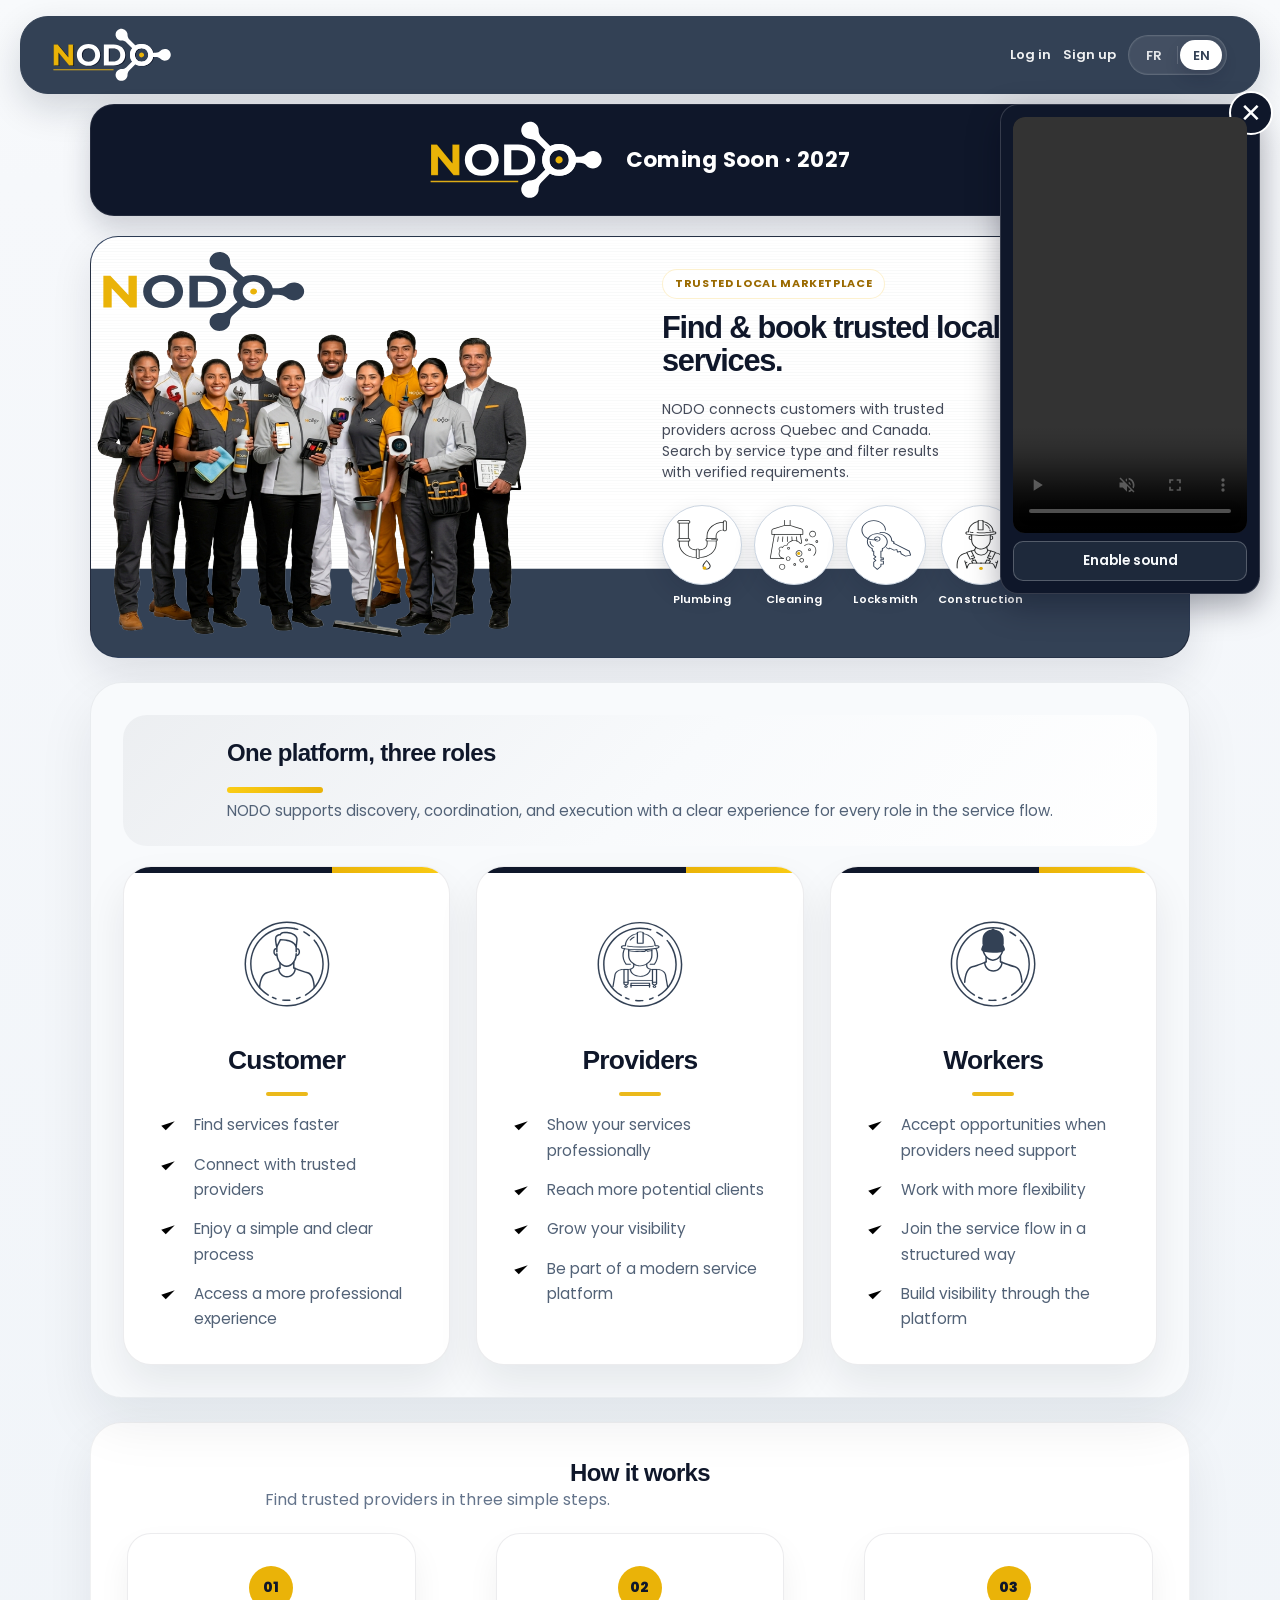
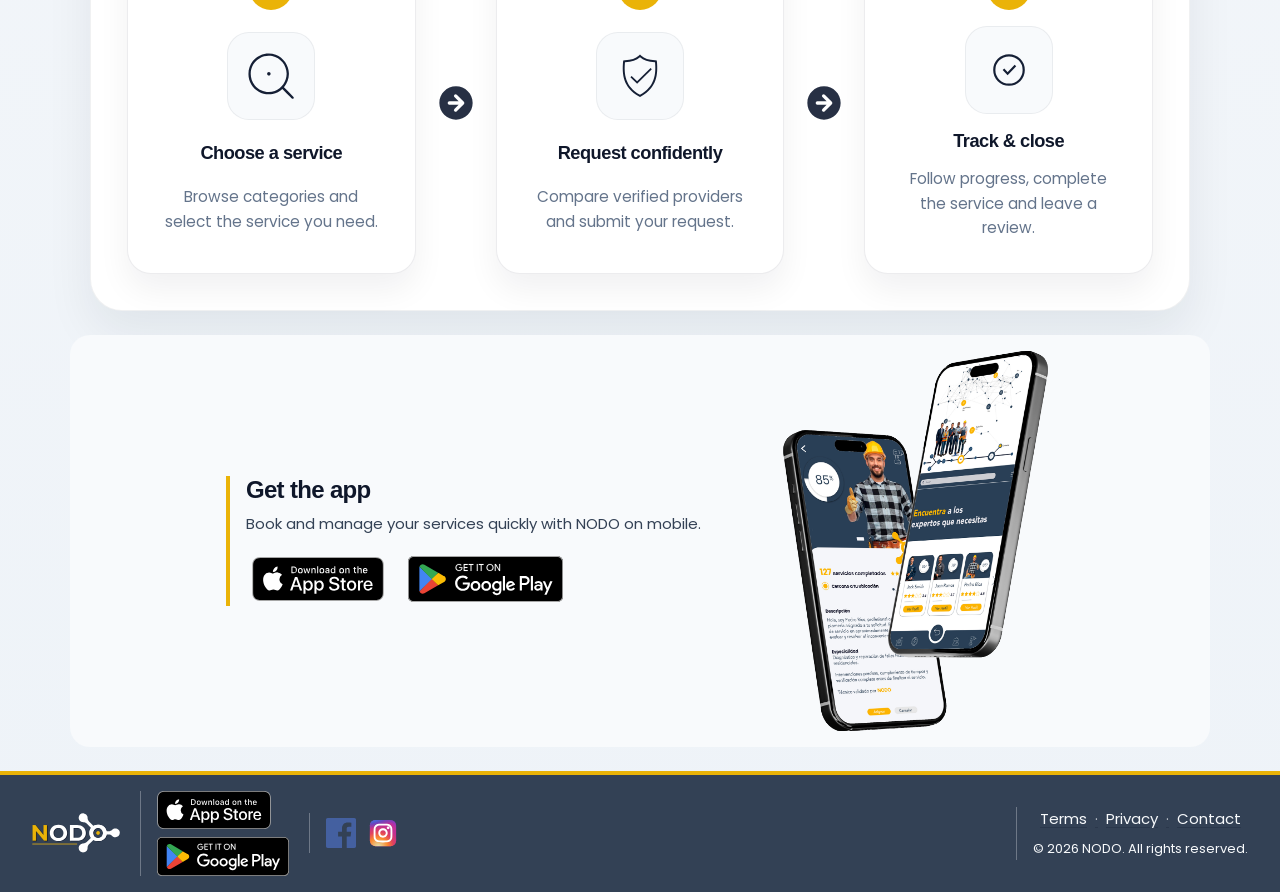
<file: index.html>
<!DOCTYPE html>
<html lang="en">
<head>
  <meta charset="UTF-8">
  <meta name="viewport" content="width=device-width, initial-scale=1">
  <meta name="theme-color" content="#0F172A">
  <meta name="application-name" content="NODO">
  <meta name="apple-mobile-web-app-title" content="NODO">
  <meta name="mobile-web-app-capable" content="yes">
  <meta name="apple-mobile-web-app-capable" content="yes">
  <title data-i18n="pageTitle">NODO | Find &amp; Book Trusted Services</title>
  <meta
    name="description"
    content="NODO connects customers with trusted service providers across Quebec and Canada."
    data-i18n-content="metaDescription"
  >
  <link rel="icon" type="image/x-icon" sizes="16x16 32x32 48x48 64x64" href="/static/icons/favicon.ico?v=2">
  <link rel="icon" type="image/png" sizes="32x32" href="/static/icons/favicon-32.png?v=2">
  <link rel="icon" type="image/svg+xml" sizes="any" href="/static/icons/favicon.svg?v=2">
  <link rel="apple-touch-icon" sizes="180x180" href="/static/icons/apple-touch-icon.png?v=2">
  <link rel="manifest" href="/static/site.webmanifest?v=1">

  <link rel="preconnect" href="https://fonts.googleapis.com">
  <link rel="preconnect" href="https://fonts.gstatic.com" crossorigin>
  <link href="https://fonts.googleapis.com/css2?family=Poppins:wght@400;500;600;700;800&display=swap" rel="stylesheet">
  <link rel="stylesheet" href="/static/css/nodo-design-system.css">
  <link rel="stylesheet" href="/static/css/nodo-client-page-spacing.css">
  <link rel="stylesheet" href="/static/css/nodo-public-home-recovery.css">
  <link rel="stylesheet" href="/static/css/nodo-home-video.css">
</head>
<body class="nodo-app">
  <div class="nodo-shell nodo-shell--public-home">
    <header class="nodo-header nodo-header--authenticated nodo-header--public-home">
      <div class="nodo-header-container nodo-header-container--public-home">
        <div class="nodo-header-left">
          <a href="/" class="nodo-logo nodo-logo--public-home" aria-label="NODO home" data-i18n-aria-label="homeLabel">
            <img src="/static/icons/LogoBL-Am.svg" alt="NODO" class="nodo-navbar-logo" loading="lazy">
          </a>
        </div>
        <div class="nodo-header-right nodo-header-right--public-home">
          <a href="#" class="nodo-link nodo-link--authenticated is-disabled-link" aria-disabled="true" data-i18n="headerLogin">Log in</a>
          <a href="#" class="nodo-link nodo-link--authenticated is-disabled-link" aria-disabled="true" data-i18n="headerSignup">Sign up</a>
          <div class="nodo-lang">
            <div class="lang-toggle" aria-label="Language selector" data-i18n-aria-label="languageSelector">
              <button type="button" class="lang-toggle__option" data-lang-option="fr" aria-pressed="false" aria-label="Français">FR</button>
              <span class="lang-toggle__divider" aria-hidden="true"></span>
              <button type="button" class="lang-toggle__option" data-lang-option="en" aria-pressed="true" aria-label="English">EN</button>
            </div>
          </div>
        </div>
      </div>
    </header>
  </div>

  <main class="page nodo-page-shell" id="main-content">
    <div class="nodo-public-home nodo-page nodo-stack">
      <section class="nodo-logo-reveal" aria-labelledby="nodo-logo-reveal-message">
        <div class="nodo-logo-reveal__canvas" aria-hidden="true">
          <span class="nodo-logo-reveal__dot nodo-logo-reveal__dot--one"></span>
          <span class="nodo-logo-reveal__dot nodo-logo-reveal__dot--two"></span>
          <span class="nodo-logo-reveal__dot nodo-logo-reveal__dot--three"></span>
          <img
            src="/static/icons/LogoBL-Am.svg"
            alt=""
            class="nodo-logo-reveal__logo"
            loading="eager"
          >
        </div>
        <p
          class="nodo-logo-reveal__message"
          id="nodo-logo-reveal-message"
        ><span data-i18n="logoRevealMessage">Coming Soon · 2027</span></p>
      </section>

      <section class="nodo-section nodo-hero nodo-hero--dark nodo-fade-in nodo-hero-redesign" id="top">
        <img src="/static/icons/heroteamhome.svg" alt="NODO team" class="nodo-hero-team-img" loading="lazy" data-i18n-alt="teamImage">
        <div class="nodo-hero-overlay">
          <div class="nodo-hero-redesign-copy">
            <span class="nodo-hero-kicker nodo-hero-redesign-kicker" data-i18n="heroKicker">Trusted local marketplace</span>
            <h1 class="nodo-hero-title nodo-hero-redesign-title" data-i18n="heroTitle">Find &amp; book trusted local services.</h1>
            <p class="nodo-hero-text nodo-hero-redesign-text" data-i18n="heroText">
              NODO connects customers with trusted providers across Quebec and Canada. Search by service type and filter results with verified requirements.
            </p>
            <div class="nodo-hero-services" aria-label="Popular services" data-i18n-aria-label="popularServices">
              <div class="nodo-hero-service-item">
                <a class="nodo-hero-service-card is-disabled-link" href="#" aria-label="Plumbing" aria-disabled="true" data-i18n-aria-label="servicePlumbing">
                  <img src="/static/icons/plomeria.svg" alt="Plumbing" loading="lazy" data-i18n-alt="servicePlumbing">
                </a>
                <span class="nodo-hero-service-label" data-i18n="servicePlumbing">Plumbing</span>
              </div>
              <div class="nodo-hero-service-item">
                <a class="nodo-hero-service-card is-disabled-link" href="#" aria-label="Cleaning" aria-disabled="true" data-i18n-aria-label="serviceCleaning">
                  <img src="/static/icons/clean.svg" alt="Cleaning" loading="lazy" data-i18n-alt="serviceCleaning">
                </a>
                <span class="nodo-hero-service-label" data-i18n="serviceCleaning">Cleaning</span>
              </div>
              <div class="nodo-hero-service-item">
                <a class="nodo-hero-service-card is-disabled-link" href="#" aria-label="Locksmith" aria-disabled="true" data-i18n-aria-label="serviceLocksmith">
                  <img src="/static/icons/llaves.svg" alt="Locksmith" loading="lazy" data-i18n-alt="serviceLocksmith">
                </a>
                <span class="nodo-hero-service-label" data-i18n="serviceLocksmith">Locksmith</span>
              </div>
              <div class="nodo-hero-service-item">
                <a class="nodo-hero-service-card is-disabled-link" href="#" aria-label="Construction" aria-disabled="true" data-i18n-aria-label="serviceConstruction">
                  <img src="/static/icons/construccion.svg" alt="Construction" loading="lazy" data-i18n-alt="serviceConstruction">
                </a>
                <span class="nodo-hero-service-label" data-i18n="serviceConstruction">Construction</span>
              </div>
            </div>
          </div>
        </div>
      </section>

      <section id="clients-providers" class="nodo-section nodo-role-showcase nodo-role-showcase--navy-icons nodo-stack">
        <div class="nodo-role-showcase__intro">
          <div class="nodo-role-showcase__copy nodo-stack">
            <h2 class="nodo-section-title nodo-role-showcase__title" data-i18n="rolesTitle">One platform, three roles</h2>
            <span class="nodo-role-showcase__underline" aria-hidden="true"></span>
            <p class="nodo-role-showcase__text" data-i18n="rolesText">
              NODO supports discovery, coordination, and execution with a clear experience for every role in the service flow.
            </p>
          </div>
        </div>
        <div class="nodo-grid nodo-feature-grid nodo-role-showcase__grid">
          <a href="#" class="nodo-role-card nodo-role-card--client is-disabled-link" aria-disabled="true">
            <div class="nodo-role-card__header">
              <span class="nodo-role-card__icon" aria-hidden="true">
                <img src="/static/icons/usuario.svg" alt="Customer" loading="lazy" data-i18n-alt="customerLabel">
              </span>
            </div>
            <h3 class="nodo-role-card__title" data-i18n="customerLabel">Customer</h3>
            <span class="nodo-role-card__underline" aria-hidden="true"></span>
            <ul class="nodo-role-card__list">
              <li class="nodo-role-card__list-item"><span class="nodo-role-check" aria-hidden="true"><svg viewBox="0 0 16 16" focusable="false"><path d="M3.5 8.5 6.5 11.5 12.5 5.5"/></svg></span><span data-i18n="customerBullet1">Find services faster</span></li>
              <li class="nodo-role-card__list-item"><span class="nodo-role-check" aria-hidden="true"><svg viewBox="0 0 16 16" focusable="false"><path d="M3.5 8.5 6.5 11.5 12.5 5.5"/></svg></span><span data-i18n="customerBullet2">Connect with trusted providers</span></li>
              <li class="nodo-role-card__list-item"><span class="nodo-role-check" aria-hidden="true"><svg viewBox="0 0 16 16" focusable="false"><path d="M3.5 8.5 6.5 11.5 12.5 5.5"/></svg></span><span data-i18n="customerBullet3">Enjoy a simple and clear process</span></li>
              <li class="nodo-role-card__list-item"><span class="nodo-role-check" aria-hidden="true"><svg viewBox="0 0 16 16" focusable="false"><path d="M3.5 8.5 6.5 11.5 12.5 5.5"/></svg></span><span data-i18n="customerBullet4">Access a more professional experience</span></li>
            </ul>
          </a>

          <a href="#" class="nodo-role-card nodo-role-card--provider is-disabled-link" aria-disabled="true">
            <div class="nodo-role-card__header">
              <span class="nodo-role-card__icon" aria-hidden="true">
                <img src="/static/icons/PROVEDOR.svg" alt="Providers" loading="lazy" data-i18n-alt="providerLabel">
              </span>
            </div>
            <h3 class="nodo-role-card__title" data-i18n="providerLabel">Providers</h3>
            <span class="nodo-role-card__underline" aria-hidden="true"></span>
            <ul class="nodo-role-card__list">
              <li class="nodo-role-card__list-item"><span class="nodo-role-check" aria-hidden="true"><svg viewBox="0 0 16 16" focusable="false"><path d="M3.5 8.5 6.5 11.5 12.5 5.5"/></svg></span><span data-i18n="providerBullet1">Show your services professionally</span></li>
              <li class="nodo-role-card__list-item"><span class="nodo-role-check" aria-hidden="true"><svg viewBox="0 0 16 16" focusable="false"><path d="M3.5 8.5 6.5 11.5 12.5 5.5"/></svg></span><span data-i18n="providerBullet2">Reach more potential clients</span></li>
              <li class="nodo-role-card__list-item"><span class="nodo-role-check" aria-hidden="true"><svg viewBox="0 0 16 16" focusable="false"><path d="M3.5 8.5 6.5 11.5 12.5 5.5"/></svg></span><span data-i18n="providerBullet3">Grow your visibility</span></li>
              <li class="nodo-role-card__list-item"><span class="nodo-role-check" aria-hidden="true"><svg viewBox="0 0 16 16" focusable="false"><path d="M3.5 8.5 6.5 11.5 12.5 5.5"/></svg></span><span data-i18n="providerBullet4">Be part of a modern service platform</span></li>
            </ul>
          </a>

          <a href="#" class="nodo-role-card nodo-role-card--worker is-disabled-link" aria-disabled="true">
            <div class="nodo-role-card__header">
              <span class="nodo-role-card__icon" aria-hidden="true">
                <img src="/static/icons/trabajador.svg" alt="Workers" loading="lazy" data-i18n-alt="workerLabel">
              </span>
            </div>
            <h3 class="nodo-role-card__title" data-i18n="workerLabel">Workers</h3>
            <span class="nodo-role-card__underline" aria-hidden="true"></span>
            <ul class="nodo-role-card__list">
              <li class="nodo-role-card__list-item"><span class="nodo-role-check" aria-hidden="true"><svg viewBox="0 0 16 16" focusable="false"><path d="M3.5 8.5 6.5 11.5 12.5 5.5"/></svg></span><span data-i18n="workerBullet1">Accept opportunities when providers need support</span></li>
              <li class="nodo-role-card__list-item"><span class="nodo-role-check" aria-hidden="true"><svg viewBox="0 0 16 16" focusable="false"><path d="M3.5 8.5 6.5 11.5 12.5 5.5"/></svg></span><span data-i18n="workerBullet2">Work with more flexibility</span></li>
              <li class="nodo-role-card__list-item"><span class="nodo-role-check" aria-hidden="true"><svg viewBox="0 0 16 16" focusable="false"><path d="M3.5 8.5 6.5 11.5 12.5 5.5"/></svg></span><span data-i18n="workerBullet3">Join the service flow in a structured way</span></li>
              <li class="nodo-role-card__list-item"><span class="nodo-role-check" aria-hidden="true"><svg viewBox="0 0 16 16" focusable="false"><path d="M3.5 8.5 6.5 11.5 12.5 5.5"/></svg></span><span data-i18n="workerBullet4">Build visibility through the platform</span></li>
            </ul>
          </a>
        </div>
      </section>

      <section class="nodo-section nodo-how-it-works nodo-stack">
        <div class="nodo-how-it-works__header nodo-stack">
          <h2 class="nodo-section-title nodo-how-it-works__title" data-i18n="howTitle">How it works</h2>
          <p class="nodo-how-it-works__subtitle" data-i18n="howSubtitle">Find trusted providers in three simple steps.</p>
        </div>
        <div class="nodo-how-it-works__flow" aria-label="How it works steps" data-i18n-aria-label="howStepsLabel">
          <article class="nodo-how-it-works__card">
            <span class="nodo-how-it-works__number">01</span>
            <div class="nodo-how-it-works__icon-wrap" aria-hidden="true"><img src="/static/icons/buscar.svg" alt="" class="nodo-how-it-works__icon" loading="lazy"></div>
            <h3 class="nodo-how-it-works__card-title" data-i18n="howStep1Title">Choose a service</h3>
            <p class="nodo-how-it-works__card-text" data-i18n="howStep1Text">Browse categories and select the service you need.</p>
          </article>
          <div class="nodo-how-it-works__connector" aria-hidden="true"><img src="/static/icons/arrowcircle.svg" alt="" loading="lazy"></div>
          <article class="nodo-how-it-works__card">
            <span class="nodo-how-it-works__number">02</span>
            <div class="nodo-how-it-works__icon-wrap" aria-hidden="true"><img src="/static/icons/checkshieldCERITICATELINEAL.svg" alt="" class="nodo-how-it-works__icon" loading="lazy"></div>
            <h3 class="nodo-how-it-works__card-title" data-i18n="howStep2Title">Request confidently</h3>
            <p class="nodo-how-it-works__card-text" data-i18n="howStep2Text">Compare verified providers and submit your request.</p>
          </article>
          <div class="nodo-how-it-works__connector" aria-hidden="true"><img src="/static/icons/arrowcircle.svg" alt="" loading="lazy"></div>
          <article class="nodo-how-it-works__card">
            <span class="nodo-how-it-works__number">03</span>
            <div class="nodo-how-it-works__icon-wrap" aria-hidden="true"><img src="/static/icons/checkmarkCircle.svg" alt="" class="nodo-how-it-works__icon" loading="lazy"></div>
            <h3 class="nodo-how-it-works__card-title" data-i18n="howStep3Title">Track &amp; close</h3>
            <p class="nodo-how-it-works__card-text" data-i18n="howStep3Text">Follow progress, complete the service and leave a review.</p>
          </article>
        </div>
      </section>
    </div>
  </main>

  <footer class="nodo-footer nodo-footer--home">
    <section class="nodo-footer__promo-wrap" aria-labelledby="app">
      <div class="nodo-footer__inner">
        <div class="nodo-footer__promo">
          <div class="nodo-footer__content">
            <h3 id="app" class="nodo-footer__title" data-i18n="getApp">Get the app</h3>
            <p class="nodo-footer__text" data-i18n="getAppText">Book and manage your services quickly with NODO on mobile.</p>
            <div class="nodo-footer__buttons">
              <a class="nodo-footer__store-link nodo-footer__store-link--apple is-disabled-link" href="#" aria-label="Download on the App Store" aria-disabled="true" data-i18n-aria-label="appStoreLabel">
                <img class="nodo-footer__store-badge nodo-footer__store-badge--apple" src="/static/icons/AppleEN.svg" alt="Download on the App Store" data-store-badge="apple" data-i18n-alt="appStoreLabel">
              </a>
              <a class="nodo-footer__store-link nodo-footer__store-link--google is-disabled-link" href="#" aria-label="Get it on Google Play" aria-disabled="true" data-i18n-aria-label="googlePlayLabel">
                <img class="nodo-footer__store-badge nodo-footer__store-badge--google" src="/static/icons/GetItOnGoogleEN.svg" alt="Get it on Google Play" data-store-badge="google" data-i18n-alt="googlePlayLabel">
              </a>
            </div>
          </div>
          <div class="nodo-footer__artwork" aria-hidden="true">
            <img src="/static/icons/telefonoNODO.svg" alt="" loading="lazy">
          </div>
        </div>
      </div>
    </section>

    <div class="nodo-footer__home-strip">
      <div class="nodo-footer__home-inner">
        <div class="nodo-footer__home-group nodo-footer__home-group--brand">
          <a class="nodo-footer__home-brand" href="/" aria-label="NODO home" data-i18n-aria-label="homeLabel">
            <img src="/static/icons/LogoBL-Am.svg" alt="NODO" loading="lazy">
          </a>
        </div>
        <div class="nodo-footer__home-group nodo-footer__home-store-links">
          <a class="nodo-footer__store-link nodo-footer__store-link--apple is-disabled-link" href="#" aria-label="Download on the App Store" aria-disabled="true" data-i18n-aria-label="appStoreLabel">
            <img class="nodo-footer__store-badge nodo-footer__store-badge--apple" src="/static/icons/AppleEN.svg" alt="Download on the App Store" data-store-badge="apple-secondary" data-i18n-alt="appStoreLabel">
          </a>
          <a class="nodo-footer__store-link nodo-footer__store-link--google is-disabled-link" href="#" aria-label="Get it on Google Play" aria-disabled="true" data-i18n-aria-label="googlePlayLabel">
            <img class="nodo-footer__store-badge nodo-footer__store-badge--google" src="/static/icons/GetItOnGoogleEN.svg" alt="Get it on Google Play" data-store-badge="google-secondary" data-i18n-alt="googlePlayLabel">
          </a>
        </div>
        <div class="nodo-footer__home-group nodo-footer__home-social">
          <a class="nodo-footer__social-link" href="https://www.facebook.com/people/NODO-Services/61583807501672/" target="_blank" rel="noopener noreferrer" aria-label="Visit NODO Services on Facebook" data-i18n-aria-label="facebookLabel">
            <img src="/static/icons/facebook-color-svgrepo-com.svg" alt="Facebook" loading="lazy">
          </a>
          <a class="nodo-footer__social-link" href="https://www.instagram.com/nodoservices/" target="_blank" rel="noopener noreferrer" aria-label="Visit NODO Services on Instagram" data-i18n-aria-label="instagramLabel">
            <img src="/static/icons/instagram-1-svgrepo-com.svg" alt="Instagram" loading="lazy">
          </a>
        </div>
        <div class="nodo-footer__home-group nodo-footer__home-legal">
          <div class="nodo-meta-links nodo-footer__links nodo-footer__home-links">
            <a href="#" class="is-disabled-link" aria-disabled="true" data-i18n="footerTerms">Terms</a>
            <a href="#" class="is-disabled-link" aria-disabled="true" data-i18n="footerPrivacy">Privacy</a>
            <a href="#" class="is-disabled-link" aria-disabled="true" data-i18n="footerContact">Contact</a>
          </div>
          <div id="contact" class="nodo-footer__copyright nodo-footer__home-copyright">
            &copy; 2026 NODO. <span data-i18n="footerRights">All rights reserved.</span>
          </div>
        </div>
      </div>
    </div>
  </footer>

  <button
    class="nodo-video-launcher"
    id="floating-video-open"
    type="button"
    aria-controls="floating-video"
    aria-expanded="false"
    data-i18n="watchVideo"
  >Watch NODO video</button>

  <section class="nodo-floating-video" id="floating-video" hidden aria-live="polite">
    <div class="nodo-floating-video__panel" role="dialog" aria-label="NODO video" data-i18n-aria-label="videoLabel">
      <button class="nodo-floating-video__close" id="floating-video-close" type="button" aria-label="Close video" data-i18n-aria-label="closeVideoLabel">✕</button>
      <video
        id="floating-video-player"
        class="nodo-floating-video__player"
        autoplay
        controls
        playsinline
        preload="metadata"
        controlslist="nodownload noplaybackrate"
      ></video>
      <button
        class="nodo-video-sound"
        id="floating-video-enable-sound"
        type="button"
        data-i18n="enableSound"
        hidden
      >Enable sound</button>
    </div>
  </section>

  <script src="/static/js/home-i18n-video.js"></script>
</body>
</html>
</file>
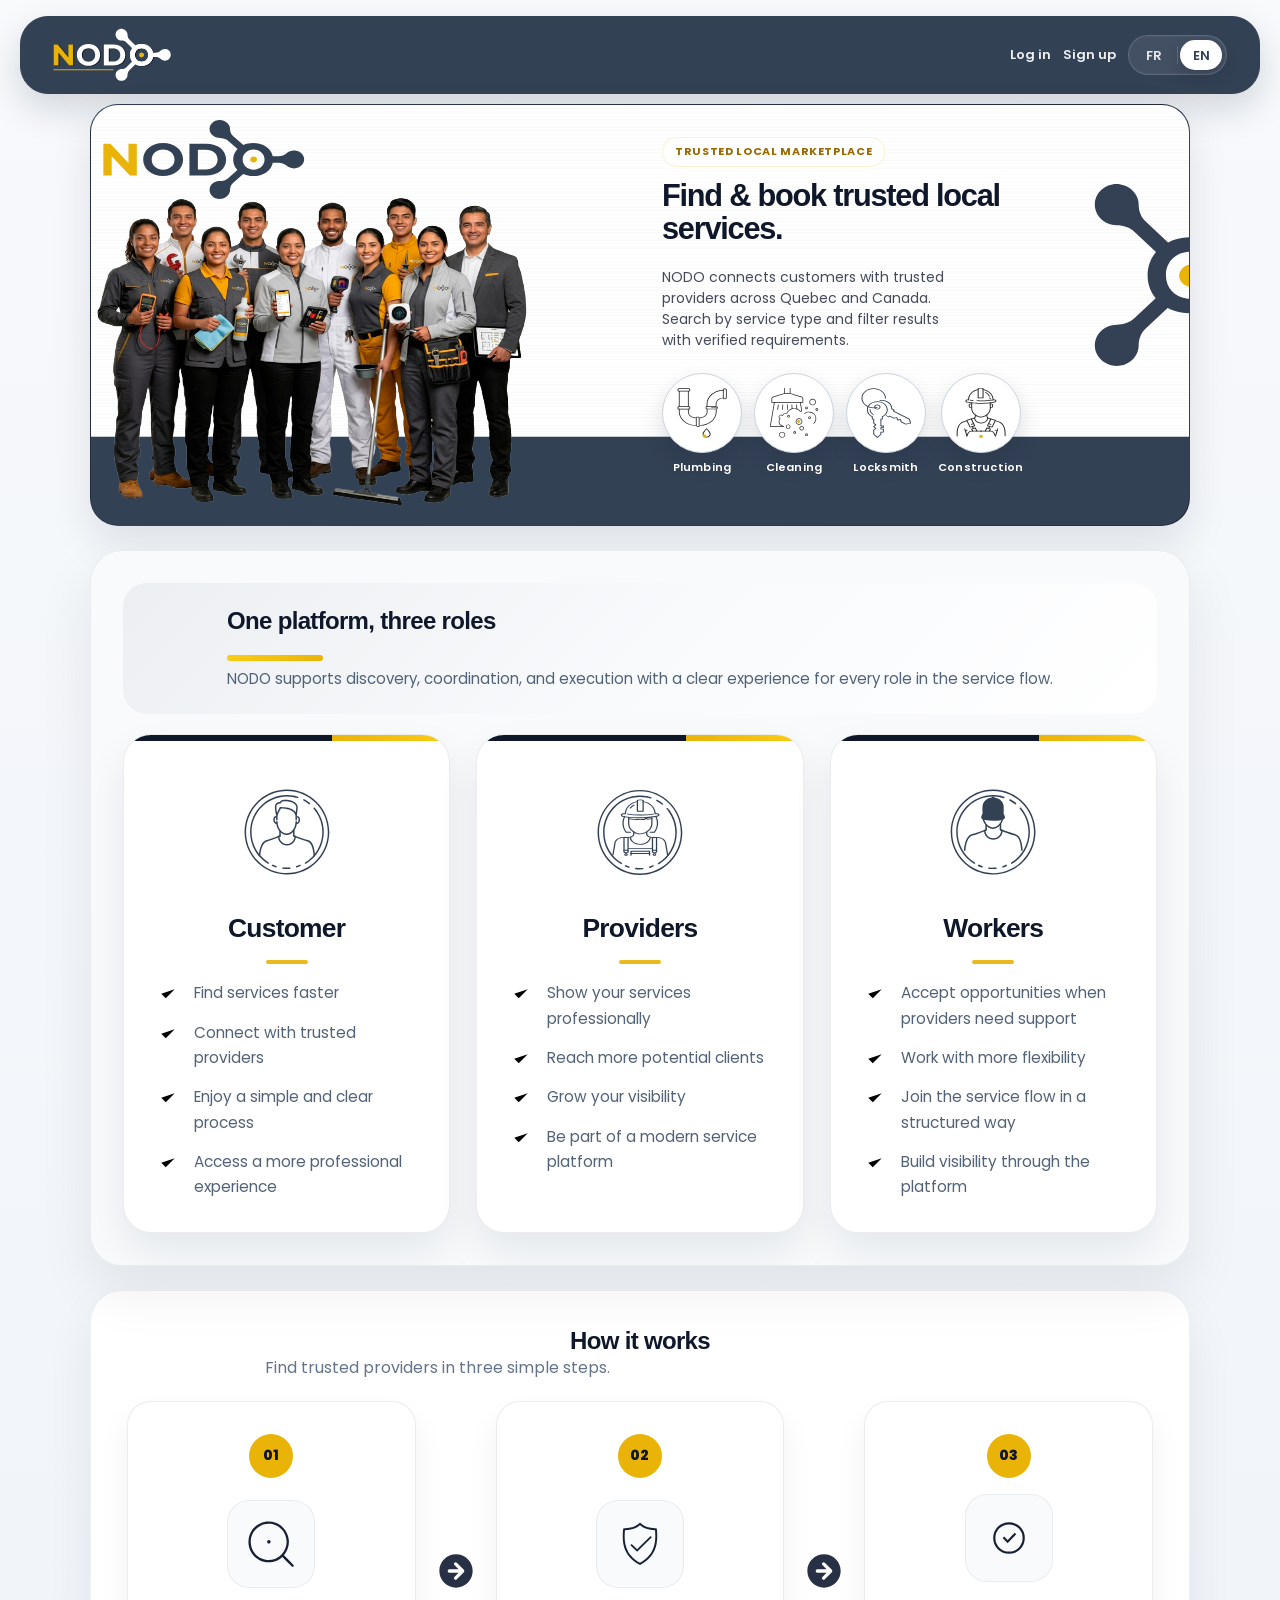
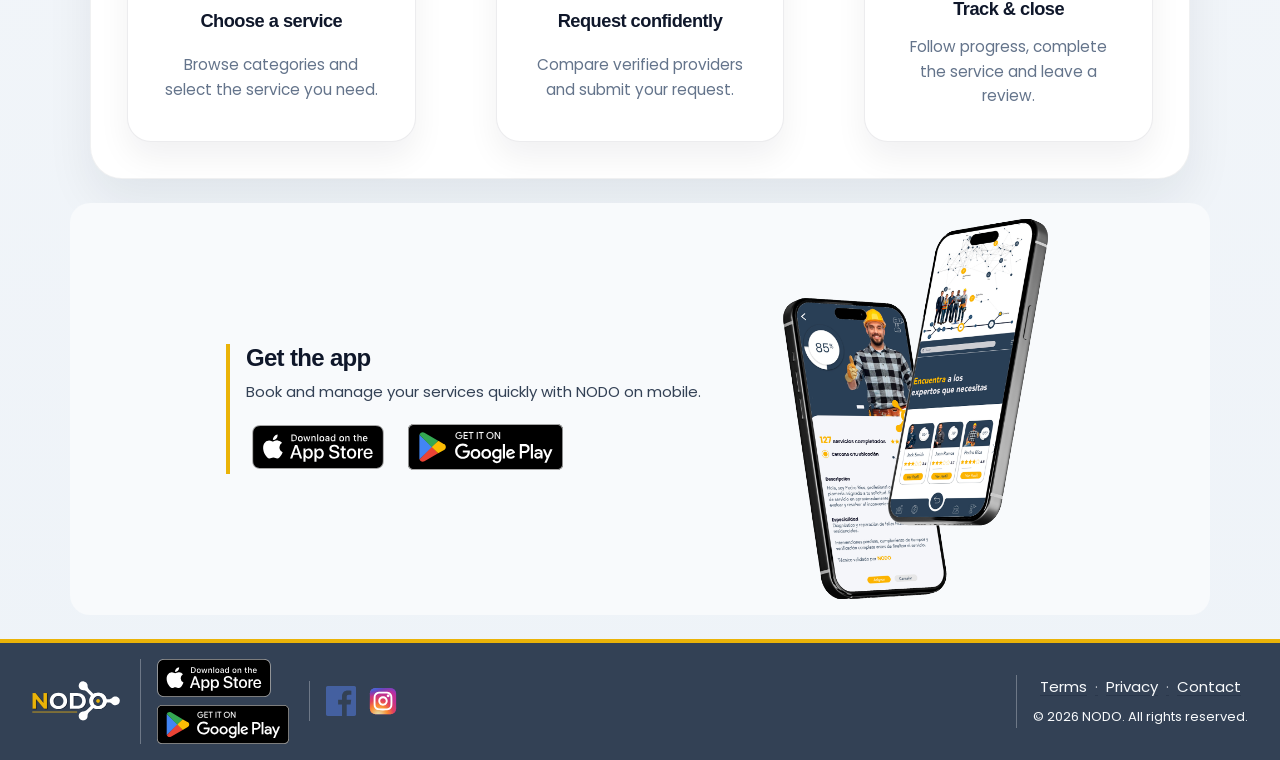
<file: home/index.html>
<!DOCTYPE html>
<html lang="en">
<head>
  <meta charset="UTF-8">
  <meta name="viewport" content="width=device-width, initial-scale=1">
  <meta name="theme-color" content="#0F172A">
  <meta name="application-name" content="NODO">
  <meta name="apple-mobile-web-app-title" content="NODO">
  <meta name="mobile-web-app-capable" content="yes">
  <meta name="apple-mobile-web-app-capable" content="yes">
  <title>NODO</title>
  <link rel="icon" type="image/x-icon" sizes="16x16 32x32 48x48 64x64" href="/static/icons/favicon.ico?v=2">
  <link rel="icon" type="image/png" sizes="32x32" href="/static/icons/favicon-32.png?v=2">
  <link rel="icon" type="image/svg+xml" sizes="any" href="/static/icons/favicon.svg?v=2">
  <link rel="apple-touch-icon" sizes="180x180" href="/static/icons/apple-touch-icon.png?v=2">
  <link rel="manifest" href="/static/site.webmanifest?v=1">

  <link rel="preconnect" href="https://fonts.googleapis.com">
  <link rel="preconnect" href="https://fonts.gstatic.com" crossorigin>
  <link href="https://fonts.googleapis.com/css2?family=Poppins:wght@400;500;600;700;800&display=swap" rel="stylesheet">
  <link rel="stylesheet" href="/static/css/nodo-design-system.css">
  <link rel="stylesheet" href="/static/css/nodo-shared-footer.css">
  <link rel="stylesheet" href="/static/css/nodo-account-navigation.css">
  <link rel="stylesheet" href="/static/css/nodo-client-page-spacing.css">
  <link rel="stylesheet" href="/static/css/nodo-public-home-recovery.css">
  <link rel="stylesheet" href="/static/css/nodo-home-video.css">
</head>
<body class="nodo-app">
  <div class="nodo-shell nodo-shell--public-home">
    <header class="nodo-header nodo-header--authenticated nodo-header--public-home">
      <div class="nodo-header-container nodo-header-container--public-home">
        <div class="nodo-header-left">
          <a href="/home/" class="nodo-logo nodo-logo--public-home">
            <img src="/static/icons/LogoBL-Am.svg" alt="NODO" class="nodo-navbar-logo" loading="lazy">
          </a>
        </div>
        <div class="nodo-header-right nodo-header-right--public-home">
          <a href="#" class="nodo-link nodo-link--authenticated is-disabled-link" aria-disabled="true" data-i18n="headerLogin">Log in</a>
          <a href="#" class="nodo-link nodo-link--authenticated is-disabled-link" aria-disabled="true" data-i18n="headerSignup">Sign up</a>
          <div class="nodo-lang">
            <div class="lang-toggle" aria-label="Language selector">
              <button type="button" class="lang-toggle__option" data-lang-option="fr" aria-pressed="false" aria-label="Français">FR</button>
              <span class="lang-toggle__divider" aria-hidden="true"></span>
              <button type="button" class="lang-toggle__option" data-lang-option="en" aria-pressed="true" aria-label="English">EN</button>
            </div>
          </div>
        </div>
      </div>
    </header>
  </div>

  <main class="page nodo-page-shell" id="main-content">
    <div class="nodo-public-home nodo-page nodo-stack">
      <section class="nodo-section nodo-hero nodo-hero--dark nodo-fade-in nodo-hero-redesign" id="top">
        <img src="/static/icons/heroteamhome.svg" alt="NODO Team" class="nodo-hero-team-img" loading="lazy">
        <div class="nodo-hero-overlay">
          <div class="nodo-hero-redesign-copy">
            <span class="nodo-hero-kicker nodo-hero-redesign-kicker" data-i18n="heroKicker">Trusted local marketplace</span>
            <h1 class="nodo-hero-title nodo-hero-redesign-title" data-i18n="heroTitle">Find &amp; book trusted local services.</h1>
            <p class="nodo-hero-text nodo-hero-redesign-text" data-i18n="heroText">
              NODO connects customers with trusted providers across Quebec and Canada. Search by service type and filter results with verified requirements.
            </p>
            <div class="nodo-hero-services" aria-label="Popular services">
              <div class="nodo-hero-service-item">
                <a class="nodo-hero-service-card is-disabled-link" href="#" aria-label="Plumbing" aria-disabled="true">
                  <img src="/static/icons/plomeria.svg" alt="Plumbing" loading="lazy">
                </a>
                <span class="nodo-hero-service-label" data-i18n="servicePlumbing">Plumbing</span>
              </div>
              <div class="nodo-hero-service-item">
                <a class="nodo-hero-service-card is-disabled-link" href="#" aria-label="Cleaning" aria-disabled="true">
                  <img src="/static/icons/clean.svg" alt="Cleaning" loading="lazy">
                </a>
                <span class="nodo-hero-service-label" data-i18n="serviceCleaning">Cleaning</span>
              </div>
              <div class="nodo-hero-service-item">
                <a class="nodo-hero-service-card is-disabled-link" href="#" aria-label="Locksmith" aria-disabled="true">
                  <img src="/static/icons/llaves.svg" alt="Locksmith" loading="lazy">
                </a>
                <span class="nodo-hero-service-label" data-i18n="serviceLocksmith">Locksmith</span>
              </div>
              <div class="nodo-hero-service-item">
                <a class="nodo-hero-service-card is-disabled-link" href="#" aria-label="Construction" aria-disabled="true">
                  <img src="/static/icons/construccion.svg" alt="Construction" loading="lazy">
                </a>
                <span class="nodo-hero-service-label" data-i18n="serviceConstruction">Construction</span>
              </div>
            </div>
          </div>
        </div>
      </section>

      <section id="clients-providers" class="nodo-section nodo-role-showcase nodo-role-showcase--navy-icons nodo-stack">
        <div class="nodo-role-showcase__intro">
          <div class="nodo-role-showcase__copy nodo-stack">
            <h2 class="nodo-section-title nodo-role-showcase__title" data-i18n="rolesTitle">One platform, three roles</h2>
            <span class="nodo-role-showcase__underline" aria-hidden="true"></span>
            <p class="nodo-role-showcase__text" data-i18n="rolesText">
              NODO supports discovery, coordination, and execution with a clear experience for every role in the service flow.
            </p>
          </div>
        </div>
        <div class="nodo-grid nodo-feature-grid nodo-role-showcase__grid">
          <a href="#" class="nodo-role-card nodo-role-card--client is-disabled-link" aria-disabled="true">
            <div class="nodo-role-card__header">
              <span class="nodo-role-card__icon" aria-hidden="true">
                <img src="/static/icons/usuario.svg" alt="Customer" loading="lazy">
              </span>
            </div>
            <h3 class="nodo-role-card__title" data-i18n="customerLabel">Customer</h3>
            <span class="nodo-role-card__underline" aria-hidden="true"></span>
            <ul class="nodo-role-card__list">
              <li class="nodo-role-card__list-item"><span class="nodo-role-check" aria-hidden="true"><svg viewBox="0 0 16 16" focusable="false"><path d="M3.5 8.5 6.5 11.5 12.5 5.5"/></svg></span><span data-i18n="customerBullet1">Find services faster</span></li>
              <li class="nodo-role-card__list-item"><span class="nodo-role-check" aria-hidden="true"><svg viewBox="0 0 16 16" focusable="false"><path d="M3.5 8.5 6.5 11.5 12.5 5.5"/></svg></span><span data-i18n="customerBullet2">Connect with trusted providers</span></li>
              <li class="nodo-role-card__list-item"><span class="nodo-role-check" aria-hidden="true"><svg viewBox="0 0 16 16" focusable="false"><path d="M3.5 8.5 6.5 11.5 12.5 5.5"/></svg></span><span data-i18n="customerBullet3">Enjoy a simple and clear process</span></li>
              <li class="nodo-role-card__list-item"><span class="nodo-role-check" aria-hidden="true"><svg viewBox="0 0 16 16" focusable="false"><path d="M3.5 8.5 6.5 11.5 12.5 5.5"/></svg></span><span data-i18n="customerBullet4">Access a more professional experience</span></li>
            </ul>
          </a>

          <a href="#" class="nodo-role-card nodo-role-card--provider is-disabled-link" aria-disabled="true">
            <div class="nodo-role-card__header">
              <span class="nodo-role-card__icon" aria-hidden="true">
                <img src="/static/icons/PROVEDOR.svg" alt="Providers" loading="lazy">
              </span>
            </div>
            <h3 class="nodo-role-card__title" data-i18n="providerLabel">Providers</h3>
            <span class="nodo-role-card__underline" aria-hidden="true"></span>
            <ul class="nodo-role-card__list">
              <li class="nodo-role-card__list-item"><span class="nodo-role-check" aria-hidden="true"><svg viewBox="0 0 16 16" focusable="false"><path d="M3.5 8.5 6.5 11.5 12.5 5.5"/></svg></span><span data-i18n="providerBullet1">Show your services professionally</span></li>
              <li class="nodo-role-card__list-item"><span class="nodo-role-check" aria-hidden="true"><svg viewBox="0 0 16 16" focusable="false"><path d="M3.5 8.5 6.5 11.5 12.5 5.5"/></svg></span><span data-i18n="providerBullet2">Reach more potential clients</span></li>
              <li class="nodo-role-card__list-item"><span class="nodo-role-check" aria-hidden="true"><svg viewBox="0 0 16 16" focusable="false"><path d="M3.5 8.5 6.5 11.5 12.5 5.5"/></svg></span><span data-i18n="providerBullet3">Grow your visibility</span></li>
              <li class="nodo-role-card__list-item"><span class="nodo-role-check" aria-hidden="true"><svg viewBox="0 0 16 16" focusable="false"><path d="M3.5 8.5 6.5 11.5 12.5 5.5"/></svg></span><span data-i18n="providerBullet4">Be part of a modern service platform</span></li>
            </ul>
          </a>

          <a href="#" class="nodo-role-card nodo-role-card--worker is-disabled-link" aria-disabled="true">
            <div class="nodo-role-card__header">
              <span class="nodo-role-card__icon" aria-hidden="true">
                <img src="/static/icons/trabajador.svg" alt="Workers" loading="lazy">
              </span>
            </div>
            <h3 class="nodo-role-card__title" data-i18n="workerLabel">Workers</h3>
            <span class="nodo-role-card__underline" aria-hidden="true"></span>
            <ul class="nodo-role-card__list">
              <li class="nodo-role-card__list-item"><span class="nodo-role-check" aria-hidden="true"><svg viewBox="0 0 16 16" focusable="false"><path d="M3.5 8.5 6.5 11.5 12.5 5.5"/></svg></span><span data-i18n="workerBullet1">Accept opportunities when providers need support</span></li>
              <li class="nodo-role-card__list-item"><span class="nodo-role-check" aria-hidden="true"><svg viewBox="0 0 16 16" focusable="false"><path d="M3.5 8.5 6.5 11.5 12.5 5.5"/></svg></span><span data-i18n="workerBullet2">Work with more flexibility</span></li>
              <li class="nodo-role-card__list-item"><span class="nodo-role-check" aria-hidden="true"><svg viewBox="0 0 16 16" focusable="false"><path d="M3.5 8.5 6.5 11.5 12.5 5.5"/></svg></span><span data-i18n="workerBullet3">Join the service flow in a structured way</span></li>
              <li class="nodo-role-card__list-item"><span class="nodo-role-check" aria-hidden="true"><svg viewBox="0 0 16 16" focusable="false"><path d="M3.5 8.5 6.5 11.5 12.5 5.5"/></svg></span><span data-i18n="workerBullet4">Build visibility through the platform</span></li>
            </ul>
          </a>
        </div>
      </section>

      <section class="nodo-section nodo-how-it-works nodo-stack">
        <div class="nodo-how-it-works__header nodo-stack">
          <h2 class="nodo-section-title nodo-how-it-works__title" data-i18n="howTitle">How it works</h2>
          <p class="nodo-how-it-works__subtitle" data-i18n="howSubtitle">Find trusted providers in three simple steps.</p>
        </div>
        <div class="nodo-how-it-works__flow" aria-label="How it works steps">
          <article class="nodo-how-it-works__card">
            <span class="nodo-how-it-works__number">01</span>
            <div class="nodo-how-it-works__icon-wrap" aria-hidden="true"><img src="/static/icons/buscar.svg" alt="" class="nodo-how-it-works__icon" loading="lazy"></div>
            <h3 class="nodo-how-it-works__card-title" data-i18n="howStep1Title">Choose a service</h3>
            <p class="nodo-how-it-works__card-text" data-i18n="howStep1Text">Browse categories and select the service you need.</p>
          </article>
          <div class="nodo-how-it-works__connector" aria-hidden="true"><img src="/static/icons/arrowcircle.svg" alt="" loading="lazy"></div>
          <article class="nodo-how-it-works__card">
            <span class="nodo-how-it-works__number">02</span>
            <div class="nodo-how-it-works__icon-wrap" aria-hidden="true"><img src="/static/icons/checkshieldCERITICATELINEAL.svg" alt="" class="nodo-how-it-works__icon" loading="lazy"></div>
            <h3 class="nodo-how-it-works__card-title" data-i18n="howStep2Title">Request confidently</h3>
            <p class="nodo-how-it-works__card-text" data-i18n="howStep2Text">Compare verified providers and submit your request.</p>
          </article>
          <div class="nodo-how-it-works__connector" aria-hidden="true"><img src="/static/icons/arrowcircle.svg" alt="" loading="lazy"></div>
          <article class="nodo-how-it-works__card">
            <span class="nodo-how-it-works__number">03</span>
            <div class="nodo-how-it-works__icon-wrap" aria-hidden="true"><img src="/static/icons/checkmarkCircle.svg" alt="" class="nodo-how-it-works__icon" loading="lazy"></div>
            <h3 class="nodo-how-it-works__card-title" data-i18n="howStep3Title">Track &amp; close</h3>
            <p class="nodo-how-it-works__card-text" data-i18n="howStep3Text">Follow progress, complete the service and leave a review.</p>
          </article>
        </div>
      </section>
    </div>
  </main>

  <footer class="nodo-footer nodo-footer--home">
    <section class="nodo-footer__promo-wrap" aria-labelledby="app">
      <div class="nodo-footer__inner">
        <div class="nodo-footer__promo">
          <div class="nodo-footer__content">
            <h3 id="app" class="nodo-footer__title" data-i18n="getApp">Get the app</h3>
            <p class="nodo-footer__text" data-i18n="getAppText">Book and manage your services quickly with NODO on mobile.</p>
            <div class="nodo-footer__buttons">
              <a class="nodo-footer__store-link nodo-footer__store-link--apple is-disabled-link" href="#" aria-label="Download on the App Store" aria-disabled="true">
                <img class="nodo-footer__store-badge nodo-footer__store-badge--apple" src="/static/icons/AppleEN.svg" alt="Download on the App Store" data-store-badge="apple">
              </a>
              <a class="nodo-footer__store-link nodo-footer__store-link--google is-disabled-link" href="#" aria-label="Get it on Google Play" aria-disabled="true">
                <img class="nodo-footer__store-badge nodo-footer__store-badge--google" src="/static/icons/GetItOnGoogleEN.svg" alt="Get it on Google Play" data-store-badge="google">
              </a>
            </div>
          </div>
          <div class="nodo-footer__artwork" aria-hidden="true">
            <img src="/static/icons/telefonoNODO.svg" alt="" loading="lazy">
          </div>
        </div>
      </div>
    </section>

    <div class="nodo-footer__home-strip">
      <div class="nodo-footer__home-inner">
        <div class="nodo-footer__home-group nodo-footer__home-group--brand">
          <a class="nodo-footer__home-brand" href="/home/" aria-label="NODO home">
            <img src="/static/icons/LogoBL-Am.svg" alt="NODO" loading="lazy">
          </a>
        </div>
        <div class="nodo-footer__home-group nodo-footer__home-store-links">
          <a class="nodo-footer__store-link nodo-footer__store-link--apple is-disabled-link" href="#" aria-label="Download on the App Store" aria-disabled="true">
            <img class="nodo-footer__store-badge nodo-footer__store-badge--apple" src="/static/icons/AppleEN.svg" alt="Download on the App Store" data-store-badge="apple-secondary">
          </a>
          <a class="nodo-footer__store-link nodo-footer__store-link--google is-disabled-link" href="#" aria-label="Get it on Google Play" aria-disabled="true">
            <img class="nodo-footer__store-badge nodo-footer__store-badge--google" src="/static/icons/GetItOnGoogleEN.svg" alt="Get it on Google Play" data-store-badge="google-secondary">
          </a>
        </div>
        <div class="nodo-footer__home-group nodo-footer__home-social">
          <a class="nodo-footer__social-link" href="https://www.facebook.com/people/NODO-Services/61583807501672/" target="_blank" rel="noopener noreferrer" aria-label="Visit NODO Services on Facebook">
            <img src="/static/icons/facebook-color-svgrepo-com.svg" alt="Facebook" loading="lazy">
          </a>
          <a class="nodo-footer__social-link" href="https://www.instagram.com/nodoservices/" target="_blank" rel="noopener noreferrer" aria-label="Visit NODO Services on Instagram">
            <img src="/static/icons/instagram-1-svgrepo-com.svg" alt="Instagram" loading="lazy">
          </a>
        </div>
        <div class="nodo-footer__home-group nodo-footer__home-legal">
          <div class="nodo-meta-links nodo-footer__links nodo-footer__home-links">
            <a href="#" class="is-disabled-link" aria-disabled="true" data-i18n="footerTerms">Terms</a>
            <a href="#" class="is-disabled-link" aria-disabled="true" data-i18n="footerPrivacy">Privacy</a>
            <a href="#" class="is-disabled-link" aria-disabled="true" data-i18n="footerContact">Contact</a>
          </div>
          <div id="contact" class="nodo-footer__copyright nodo-footer__home-copyright">
            &copy; 2026 NODO. <span data-i18n="footerRights">All rights reserved.</span>
          </div>
        </div>
      </div>
    </div>
  </footer>

  <section class="nodo-floating-video" id="floating-video" hidden aria-live="polite">
    <div class="nodo-floating-video__panel" role="dialog" aria-label="NODO video">
      <button class="nodo-floating-video__close" id="floating-video-close" type="button" aria-label="Close video">✕</button>
      <video id="floating-video-player" class="nodo-floating-video__player" autoplay muted playsinline controlslist="nodownload noplaybackrate"></video>
      <div class="nodo-floating-video__controls">
        <button id="floating-video-sound" class="nodo-floating-video__sound" type="button" aria-pressed="false">Sound off</button>
      </div>
    </div>
  </section>

  <script src="/static/js/home-i18n-video.js"></script>
</body>
</html>
</file>
<file: static/css/nodo-design-system.css>
:root {
  --nodo-yellow: #EAB308;
  --nodo-blue-dark: #0F172A;
  --nodo-slate: #334155;
  --nodo-light: #F8FAFC;
  --nodo-white: #FFFFFF;
  --nodo-black: #282828;
  --nodo-border: #E5E7EB;

  --nodo-yellow-hover: #CA8A04;
  --nodo-blue-elevated: #16243D;
  --nodo-blue-soft: #1E293B;
  --nodo-slate-soft: #526277;
  --nodo-surface-muted: #EEF3F8;
  --nodo-border-strong: #CBD5E1;

  --nodo-success-bg: #DCFCE7;
  --nodo-success-text: #166534;
  --nodo-warning-bg: #FEF3C7;
  --nodo-warning-text: #92400E;
  --nodo-danger-bg: #FEE2E2;
  --nodo-danger-text: #991B1B;
  --nodo-info-bg: #E8EEF8;
  --nodo-info-text: #1E3A5F;

  --nodo-surface-soft: rgba(255, 255, 255, 0.82);
  --nodo-surface-elevated: linear-gradient(180deg, rgba(255, 255, 255, 0.99) 0%, rgba(248, 250, 252, 0.98) 100%);
  --nodo-surface-panel: linear-gradient(180deg, #FFFFFF 0%, #F7FAFD 100%);
  --nodo-border-soft-premium: rgba(255, 255, 255, 0.72);
  --nodo-border-premium: rgba(203, 213, 225, 0.92);
  --nodo-border-contrast: rgba(148, 163, 184, 0.52);
  --nodo-shadow-subtle: 0 2px 6px rgba(15, 23, 42, 0.04);
  --nodo-shadow-card: 0 14px 34px rgba(15, 23, 42, 0.08);
  --nodo-shadow-floating: 0 18px 42px rgba(15, 23, 42, 0.12);
  --nodo-shadow-glow: 0 12px 26px rgba(15, 23, 42, 0.10);
  --nodo-hover-lift: translateY(-2px);
  --nodo-hover-lift-strong: translateY(-6px);
  --nodo-focus-ring: 0 0 0 4px rgba(234, 179, 8, 0.16);
  --nodo-focus-ring-danger: 0 0 0 4px rgba(217, 45, 32, 0.14);
  --nodo-state-hover-bg: rgba(248, 250, 252, 0.98);
  --nodo-state-active-bg: rgba(241, 245, 249, 0.98);
  --nodo-state-selected-bg: linear-gradient(180deg, rgba(255, 251, 235, 0.98) 0%, rgba(255, 247, 213, 0.98) 100%);
  --nodo-state-selected-border: rgba(234, 179, 8, 0.66);
  --nodo-state-disabled-bg: rgba(241, 245, 249, 0.96);
  --nodo-state-disabled-text: rgba(100, 116, 139, 0.76);
  --nodo-state-success-border: #86EFAC;
  --nodo-state-warning-border: #FCD34D;
  --nodo-state-error-border: #FCA5A5;

  --nodo-font-title: Avenir, "Avenir Next", "Nunito Sans", "Segoe UI", sans-serif;
  --nodo-font-body: "Poppins", "Segoe UI", system-ui, -apple-system, BlinkMacSystemFont, sans-serif;
  --nodo-font-size-xs: 12px;
  --nodo-font-size-sm: 13px;
  --nodo-font-size-md: 15px;
  --nodo-font-size-lg: 16px;
  --nodo-font-size-xl: 20px;
  --nodo-font-size-2xl: 24px;
  --nodo-font-size-3xl: clamp(28px, 4vw, 40px);
  --nodo-font-weight-medium: 500;
  --nodo-font-weight-semibold: 600;
  --nodo-font-weight-bold: 700;
  --nodo-font-weight-extrabold: 800;

  --nodo-type-display: clamp(34px, 5vw, 56px);
  --nodo-type-heading-xl: clamp(28px, 4vw, 40px);
  --nodo-type-heading-lg: clamp(24px, 3vw, 32px);
  --nodo-type-heading-md: clamp(19px, 2.2vw, 24px);
  --nodo-type-body: 15px;
  --nodo-type-body-sm: 13px;
  --nodo-type-caption: 12px;
  --nodo-type-label: 12px;
  --nodo-line-height-tight: 1.12;
  --nodo-line-height-heading: 1.18;
  --nodo-line-height-body: 1.6;
  --nodo-letter-spacing-display: -0.04em;
  --nodo-letter-spacing-heading: -0.028em;
  --nodo-letter-spacing-label: 0.06em;

  --nodo-space-1: 4px;
  --nodo-space-2: 8px;
  --nodo-space-3: 12px;
  --nodo-space-4: 16px;
  --nodo-space-5: 20px;
  --nodo-space-6: 24px;
  --nodo-space-7: 28px;
  --nodo-space-8: 32px;
  --nodo-space-9: 40px;
  --nodo-space-10: 48px;
  --nodo-space-11: 56px;
  --nodo-space-12: 64px;

  --nodo-space-section-y: clamp(28px, 5vw, 48px);
  --nodo-space-card: clamp(24px, 3vw, 30px);
  --nodo-space-card-compact: 18px;
  --nodo-space-form: 18px;
  --nodo-space-form-row: 24px;
  --nodo-space-grid-gap: clamp(18px, 2.4vw, 26px);

  --nodo-radius-sm: 10px;
  --nodo-radius-md: 14px;
  --nodo-radius-lg: 20px;
  --nodo-radius-xl: 28px;
  --nodo-radius-pill: 999px;

  --nodo-shadow-xs: 0 1px 2px rgba(15, 23, 42, 0.05);
  --nodo-shadow-sm: 0 8px 24px rgba(15, 23, 42, 0.08);
  --nodo-shadow-md: 0 16px 40px rgba(15, 23, 42, 0.10);
  --nodo-shadow-lg: 0 22px 56px rgba(15, 23, 42, 0.14);

  --nodo-transition-fast: 180ms ease;
  --nodo-transition-base: 240ms ease;
  --nodo-transition-slow: 420ms cubic-bezier(0.22, 1, 0.36, 1);

  --nodo-hero-dark-bg: linear-gradient(135deg, #223453 0%, #17263D 48%, #0F172A 100%);
  --nodo-hero-light-bg: linear-gradient(180deg, rgba(255, 255, 255, 0.99) 0%, rgba(241, 245, 249, 0.98) 100%);
  --nodo-hero-kicker-bg: rgba(255, 255, 255, 0.10);
  --nodo-hero-kicker-text: rgba(248, 250, 252, 0.92);
  --nodo-hero-orb-yellow: radial-gradient(circle, rgba(148, 163, 184, 0.10), rgba(148, 163, 184, 0) 72%);
  --nodo-hero-orb-blue: radial-gradient(circle, rgba(148, 163, 184, 0.08), rgba(148, 163, 184, 0) 74%);

  --nodo-control-height-sm: 38px;
  --nodo-control-height-md: 48px;
  --nodo-control-height-lg: 54px;

  --nodo-page-max-width: 1180px;
  --nodo-shell-max-width: 1280px;
  --nodo-content-narrow: 960px;
  --nodo-header-min-height: 76px;
  --nodo-header-padding-inline: clamp(var(--nodo-space-5), 3vw, var(--nodo-space-8));
  --nodo-header-padding-inline-mobile: 16px;
  --nodo-navbar-logo-width: 118px;
  --nodo-navbar-logo-width-mobile: 94px;
  --nodo-line-height: 1.5;

  --nodo-bg: var(--nodo-light);
  --nodo-surface: var(--nodo-white);
  --nodo-surface-alt: linear-gradient(180deg, #FFFFFF 0%, #F8FAFC 100%);
  --nodo-text: var(--nodo-blue-dark);
  --nodo-text-soft: var(--nodo-slate-soft);
  --nodo-primary: var(--nodo-blue-dark);
  --nodo-primary-dark: var(--nodo-blue-dark);
  --nodo-primary-light: var(--nodo-blue-elevated);
  --nodo-accent: var(--nodo-yellow);
  --nodo-accent-dark: var(--nodo-yellow-hover);
  --nodo-success: #16A34A;
  --nodo-warning: var(--nodo-yellow);
  --nodo-danger: #DC2626;

  --activity-status-muted-text: #475467;
  --activity-status-muted-bg: #F1F5F9;
  --activity-status-posted-bg: #EEF2FF;
  --activity-status-posted-text: #3730A3;
  --activity-status-waiting-bg: #FFF7ED;
  --activity-status-waiting-text: #C2410C;
  --activity-status-assigned-bg: #ECFEFF;
  --activity-status-assigned-text: #0F766E;
  --activity-status-in-progress-bg: #DBEAFE;
  --activity-status-in-progress-text: #1D4ED8;
  --activity-status-confirmed-bg: var(--nodo-success-bg);
  --activity-status-confirmed-text: var(--nodo-success-text);
  --activity-status-cancelled-bg: var(--nodo-danger-bg);
  --activity-status-cancelled-text: var(--nodo-danger-text);
  --activity-status-expired-bg: #F1F5F9;
  --activity-status-expired-text: #475569;

  --nodo-blue: var(--nodo-blue-dark);
  --nodo-blue-hover: var(--nodo-blue-elevated);
  --nodo-gray: var(--nodo-slate);
  --nodo-gray-soft: var(--nodo-slate-soft);
  --nodo-border-soft: var(--nodo-border);
  --nodo-font-family: var(--nodo-font-body);
  --nodo-button-padding-x: 20px;
  --nodo-button-gap: 10px;
}

html {
  box-sizing: border-box;
  background: var(--nodo-bg);
  scroll-behavior: smooth;
}

*,
*::before,
*::after {
  box-sizing: inherit;
}

html,
body {
  min-height: 100%;
}

body {
  margin: 0;
  font-family: var(--nodo-font-body);
  font-size: var(--nodo-type-body);
  line-height: var(--nodo-line-height-body);
  color: var(--nodo-text);
  background: linear-gradient(180deg, #F8FAFC 0%, #F6F8FB 180px, #EEF3F8 100%);
}

body.nodo-app {
  display: flex;
  flex-direction: column;
}

main {
  display: block;
  width: 100%;
  flex: 1 0 auto;
}

img,
svg,
video {
  display: block;
  max-width: 100%;
}

h1,
h2,
h3,
h4,
h5,
h6,
.nodo-heading,
.card-title,
.nodo-section-title {
  margin-top: 0;
  color: var(--nodo-text);
  font-family: var(--nodo-font-title);
  line-height: var(--nodo-line-height-heading);
  letter-spacing: var(--nodo-letter-spacing-heading);
}

h1,
.nodo-heading-xl {
  font-size: var(--nodo-type-heading-xl);
  font-weight: var(--nodo-font-weight-extrabold);
}

h2,
.nodo-heading-lg {
  font-size: var(--nodo-type-heading-lg);
  font-weight: var(--nodo-font-weight-bold);
}

h3,
.nodo-heading-md,
.nodo-section-title {
  font-size: var(--nodo-type-heading-md);
  font-weight: var(--nodo-font-weight-bold);
}

.nodo-display {
  font-family: var(--nodo-font-title);
  font-size: var(--nodo-type-display);
  font-weight: var(--nodo-font-weight-extrabold);
  line-height: var(--nodo-line-height-tight);
  letter-spacing: var(--nodo-letter-spacing-display);
}

.nodo-body {
  font-size: var(--nodo-type-body);
  line-height: var(--nodo-line-height-body);
}

.nodo-body-sm {
  font-size: var(--nodo-type-body-sm);
  line-height: 1.55;
}

.nodo-caption {
  font-size: var(--nodo-type-caption);
  line-height: 1.45;
  color: var(--nodo-text-soft);
}

.nodo-label {
  font-size: var(--nodo-type-label);
  line-height: 1.35;
  font-weight: var(--nodo-font-weight-semibold);
  letter-spacing: var(--nodo-letter-spacing-label);
  text-transform: uppercase;
  color: var(--nodo-text-soft);
}

p,
ul,
ol {
  margin-top: 0;
}

a {
  color: var(--nodo-primary);
  text-decoration-color: rgba(15, 23, 42, 0.24);
  text-underline-offset: 0.18em;
  transition: color var(--nodo-transition-fast), text-decoration-color var(--nodo-transition-fast), opacity var(--nodo-transition-fast);
}

a:hover {
  color: var(--nodo-blue-elevated);
  text-decoration-color: currentColor;
}

button,
input,
select,
textarea {
  font: inherit;
}

:focus-visible {
  outline: 2px solid rgba(202, 138, 4, 0.72);
  outline-offset: 2px;
}

.nodo-page-shell,
.nodo-page,
.page,
.container,
.container.page {
  width: min(100%, var(--nodo-page-max-width));
  max-width: var(--nodo-page-max-width);
  margin-inline: auto;
}

.nodo-page-shell,
.nodo-page,
.page {
  padding: clamp(var(--nodo-space-7), 3vw, var(--nodo-space-9)) var(--nodo-space-5) var(--nodo-space-section-y);
}

.container {
  padding: var(--nodo-space-6);
}

.container.page {
  padding: clamp(var(--nodo-space-8), 6vw, var(--nodo-space-11)) 0 var(--nodo-space-10);
}

.nodo-content-narrow {
  width: min(100%, var(--nodo-content-narrow));
  margin-inline: auto;
}

.nodo-surface-strong {
  background: linear-gradient(135deg, #334155 0%, #1E293B 52%, #0F172A 100%);
  color: var(--nodo-white);
}

.nodo-hero {
  position: relative;
  overflow: hidden;
  padding: clamp(var(--nodo-space-7), 5vw, var(--nodo-space-11));
  border: 1px solid rgba(255, 255, 255, 0.08);
  border-radius: var(--nodo-radius-xl);
  background: var(--nodo-hero-dark-bg);
  color: var(--nodo-white);
  box-shadow: var(--nodo-shadow-md);
  isolation: isolate;
}

.nodo-hero::after,
.nodo-hero::before {
  content: none;
}

.nodo-hero--dark {
  background: var(--nodo-hero-dark-bg);
  color: var(--nodo-white);
}

.nodo-hero--light {
  background: var(--nodo-hero-light-bg);
  color: var(--nodo-text);
  border-color: var(--nodo-border-premium);
  box-shadow: inset 0 1px 0 rgba(255, 255, 255, 0.88), var(--nodo-shadow-card);
}

.nodo-hero-grid {
  display: grid;
  grid-template-columns: minmax(0, 1.15fr) minmax(280px, 0.85fr);
  align-items: center;
  gap: clamp(var(--nodo-space-5), 4vw, var(--nodo-space-8));
}

.nodo-hero-content,
.nodo-hero-copy {
  position: relative;
  z-index: 1;
  display: grid;
  gap: var(--nodo-space-6);
}

.nodo-hero-kicker {
  display: inline-flex;
  align-items: center;
  justify-self: start;
  min-height: 30px;
  padding: 0 12px;
  border-radius: var(--nodo-radius-pill);
  background: var(--nodo-hero-kicker-bg);
  border: 1px solid rgba(255, 255, 255, 0.14);
  color: var(--nodo-hero-kicker-text);
  font-size: var(--nodo-type-label);
  font-weight: var(--nodo-font-weight-bold);
  letter-spacing: var(--nodo-letter-spacing-label);
  text-transform: uppercase;
}

.nodo-hero--light .nodo-hero-kicker {
  background: rgba(234, 179, 8, 0.12);
  border-color: rgba(234, 179, 8, 0.18);
  color: #7C5A00;
}

.nodo-hero-title {
  margin: 0;
  color: currentColor;
  font-family: var(--nodo-font-title);
  font-size: var(--nodo-type-display);
  font-weight: var(--nodo-font-weight-extrabold);
  line-height: var(--nodo-line-height-tight);
  letter-spacing: var(--nodo-letter-spacing-display);
}

.nodo-hero-subtitle,
.nodo-hero-text {
  margin: 0;
  max-width: 46ch;
  color: rgba(226, 232, 240, 0.92);
  font-size: clamp(15px, 1.8vw, 17px);
  line-height: var(--nodo-line-height-body);
}

.nodo-hero--light .nodo-hero-subtitle,
.nodo-hero--light .nodo-hero-text {
  color: var(--nodo-text-soft);
}

.nodo-hero-visual {
  position: relative;
  z-index: 1;
  display: grid;
  align-items: stretch;
}

.nodo-hero-card,
.nodo-hero-form {
  position: relative;
  z-index: 1;
  display: grid;
  gap: var(--nodo-space-5);
  padding: clamp(var(--nodo-space-5), 3vw, var(--nodo-space-6));
  border: 1px solid rgba(255, 255, 255, 0.14);
  border-radius: calc(var(--nodo-radius-lg) + 2px);
  background: rgba(255, 255, 255, 0.10);
  box-shadow: var(--nodo-shadow-card);
  backdrop-filter: blur(6px);
}

.nodo-hero--light .nodo-hero-card,
.nodo-hero--light .nodo-hero-form {
  border-color: rgba(203, 213, 225, 0.92);
  background: rgba(255, 255, 255, 0.98);
  box-shadow: inset 0 1px 0 rgba(255, 255, 255, 0.88), var(--nodo-shadow-subtle);
}

.nodo-hero-actions,
.nodo-link-row,
.nodo-meta-links {
  display: flex;
  align-items: center;
  gap: var(--nodo-space-3);
  flex-wrap: wrap;
}

.nodo-hero-actions .nodo-btn,
.nodo-link-row .nodo-btn,
.nodo-meta-links .nodo-btn,
.portal-actions .nodo-btn,
.auth-actions .nodo-btn,
.nodo-card-actions .nodo-btn,
.nodo-provider-actions .nodo-btn {
  min-width: 132px;
}

.nodo-hero-orb {
  display: none;
}

.nodo-hero-orb--top-right {
  top: -80px;
  right: -70px;
}

.nodo-hero-orb--bottom-left {
  bottom: -90px;
  left: -70px;
  background: var(--nodo-hero-orb-blue);
}

.nodo-toggle-row {
  display: flex;
  align-items: center;
  gap: var(--nodo-space-3);
  flex-wrap: wrap;
}

.nodo-toggle {
  display: inline-flex;
  align-items: center;
  gap: 8px;
  min-height: 40px;
  padding: 0 12px;
  border-radius: var(--nodo-radius-pill);
  border: 1px solid rgba(203, 213, 225, 0.92);
  background: rgba(248, 250, 252, 0.92);
  color: var(--nodo-slate);
  font-size: var(--nodo-font-size-md);
  font-weight: var(--nodo-font-weight-medium);
}

.nodo-toggle input {
  margin: 0;
}

.nodo-preview-shell {
  position: relative;
  z-index: 1;
  display: grid;
  gap: var(--nodo-space-4);
}

.nodo-preview-card {
  background: linear-gradient(180deg, rgba(255, 255, 255, 0.99) 0%, rgba(248, 250, 252, 0.98) 100%);
  box-shadow: 0 30px 60px rgba(2, 6, 23, 0.25);
}

.nodo-preview-header {
  display: flex;
  gap: 6px;
}

.nodo-preview-dot {
  width: 8px;
  height: 8px;
  border-radius: 50%;
  background: var(--nodo-yellow);
  opacity: 0.72;
}

.nodo-preview-list {
  display: grid;
  gap: var(--nodo-space-3);
}

.nodo-preview-row {
  display: flex;
  align-items: center;
  gap: 12px;
  padding-bottom: var(--nodo-space-3);
  border-bottom: 1px solid rgba(229, 231, 235, 0.92);
}

.nodo-preview-row:last-child {
  padding-bottom: 0;
  border-bottom: 0;
}

.nodo-preview-avatar {
  width: 38px;
  height: 38px;
  flex: 0 0 auto;
  border-radius: 50%;
  background: linear-gradient(180deg, #F7C948 0%, var(--nodo-yellow) 100%);
}

.nodo-preview-copy {
  display: grid;
  gap: 4px;
}

.nodo-feature-grid {
  grid-template-columns: repeat(3, minmax(0, 1fr));
}

.nodo-list-clean {
  margin: 0;
  padding-left: 18px;
  display: grid;
  gap: 6px;
  color: var(--nodo-text-soft);
}

.nodo-step-card {
  display: grid;
  gap: var(--nodo-space-3);
}

.nodo-step-number {
  width: 34px;
  height: 34px;
  display: inline-flex;
  align-items: center;
  justify-content: center;
  border-radius: 12px;
  background: rgba(234, 179, 8, 0.12);
  border: 1px solid rgba(234, 179, 8, 0.24);
  color: var(--nodo-blue-dark);
  font-weight: var(--nodo-font-weight-extrabold);
}

.nodo-meta-links {
  justify-content: flex-end;
}

.nodo-meta-links a {
  color: var(--nodo-text-soft);
}

.nodo-meta-links a:hover {
  color: var(--nodo-blue-dark);
}

.nodo-section {
  margin-bottom: var(--nodo-space-section-y);
}

.nodo-stack > * + * {
  margin-top: var(--nodo-space-5);
}

.nodo-cluster {
  display: flex;
  flex-wrap: wrap;
  gap: var(--nodo-space-3);
  align-items: center;
}

.nodo-grid {
  display: grid;
  gap: var(--nodo-space-grid-gap);
}

.nodo-grid--2,
.nodo-grid--stats,
.portal-stats,
.roles-grid {
  grid-template-columns: repeat(2, minmax(0, 1fr));
}

.nodo-grid--3 {
  grid-template-columns: repeat(3, minmax(0, 1fr));
}

.nodo-grid--4,
.marketplace-service-grid {
  grid-template-columns: repeat(4, minmax(0, 1fr));
}

.nodo-grid--fit {
  grid-template-columns: repeat(auto-fit, minmax(240px, 1fr));
}

.nodo-shell {
  width: min(100%, var(--nodo-shell-max-width));
  max-width: var(--nodo-shell-max-width);
  margin: 0 auto;
  padding: var(--nodo-space-4) var(--nodo-space-5) 0;
}

.nodo-header {
  background: linear-gradient(180deg, rgba(255, 255, 255, 0.98) 0%, rgba(248, 250, 252, 0.96) 100%);
  border: 1px solid rgba(229, 231, 235, 0.90);
  border-bottom: 0;
  border-radius: var(--nodo-radius-xl) var(--nodo-radius-xl) 0 0;
  box-shadow: var(--nodo-shadow-sm);
  backdrop-filter: blur(6px);
}

.nodo-header-container {
  display: flex;
  align-items: center;
  justify-content: space-between;
  gap: var(--nodo-space-5);
  min-height: var(--nodo-header-min-height);
  padding: 10px var(--nodo-header-padding-inline);
}

.nodo-shell--authenticated {
  padding-bottom: 0;
}

.nodo-header--authenticated {
  background: #334155;
  border: 1px solid #334155;
  border-radius: var(--nodo-radius-xl);
  box-shadow: 0 14px 36px rgba(15, 23, 42, 0.16);
}

.nodo-shell--public-home {
  width: min(100%, var(--nodo-shell-max-width));
  max-width: var(--nodo-shell-max-width);
  padding: var(--nodo-space-4) var(--nodo-space-5) 0;
}

.nodo-header--public-home {
  background: #334155;
  border: 1px solid #334155;
}

.nodo-header-container--public-home {
  padding-inline: var(--nodo-header-padding-inline);
}

.nodo-header-container--authenticated {
  display: grid;
  grid-template-columns: minmax(0, auto) minmax(0, 1fr) minmax(0, auto);
  align-items: center;
  gap: var(--nodo-space-4);
  min-height: var(--nodo-header-min-height);
  padding-block: 10px;
  padding-inline: var(--nodo-header-padding-inline);
}

.nodo-header-left--authenticated,
.nodo-header-right--authenticated {
  gap: var(--nodo-space-3);
}

.nodo-header-center--authenticated {
  min-width: 0;
}

.nodo-header-left,
.nodo-header-right {
  display: flex;
  align-items: center;
  gap: clamp(var(--nodo-space-3), 2vw, var(--nodo-space-7));
  flex-wrap: wrap;
}

.nodo-header-left {
  min-width: 0;
}

.nodo-header-right {
  justify-content: flex-end;
}

.nodo-header-right--public-home {
  gap: var(--nodo-space-3);
  flex-wrap: nowrap;
}

.nodo-logo {
  display: inline-flex;
  align-items: center;
  color: var(--nodo-blue-dark);
  font-family: var(--nodo-font-title);
  font-size: 1.2rem;
  font-weight: var(--nodo-font-weight-extrabold);
  letter-spacing: 0.14em;
  text-decoration: none;
}

.nodo-logo span {
  color: var(--nodo-yellow);
}

.nodo-header--authenticated .nodo-logo {
  color: var(--nodo-white);
}

.nodo-logo--public-home {
  justify-content: flex-start;
}

.nodo-logo--public-home .nodo-navbar-logo {
  width: var(--nodo-navbar-logo-width);
  max-width: 100%;
  height: auto;
  object-fit: contain;
}

.nodo-link {
  display: inline-flex;
  align-items: center;
  min-height: var(--nodo-control-height-sm);
  color: var(--nodo-slate);
  font-size: var(--nodo-font-size-sm);
  font-weight: var(--nodo-font-weight-semibold);
  text-decoration: none;
}

.nodo-link--authenticated {
  color: rgba(255, 255, 255, 0.92);
}

.nodo-link--authenticated:hover {
  color: var(--nodo-white);
}

.nodo-lang {
  display: inline-flex;
  align-items: center;
}

.lang-toggle {
  display: inline-flex;
  align-items: center;
  gap: 0;
  min-height: var(--nodo-control-height-sm);
  padding: 4px;
  border: 1px solid rgba(229, 231, 235, 0.92);
  border-radius: var(--nodo-radius-pill);
  background: rgba(255, 255, 255, 0.94);
  box-shadow: var(--nodo-shadow-xs);
}

.lang-toggle__option {
  display: inline-flex;
  align-items: center;
  justify-content: center;
  min-width: 42px;
  min-height: calc(var(--nodo-control-height-sm) - 8px);
  padding: 0 12px;
  border: 0;
  border-radius: var(--nodo-radius-pill);
  background: transparent;
  color: var(--nodo-slate);
  font-family: var(--nodo-font-body);
  font-size: var(--nodo-font-size-sm);
  font-weight: var(--nodo-font-weight-semibold);
  line-height: 1;
  cursor: pointer;
  transition: background-color var(--nodo-transition-fast), color var(--nodo-transition-fast), box-shadow var(--nodo-transition-fast), transform var(--nodo-transition-fast);
}

.lang-toggle__option:hover {
  color: var(--nodo-blue-dark);
  background: rgba(226, 232, 240, 0.72);
}

.lang-toggle__option:focus-visible {
  outline: 2px solid rgba(37, 99, 235, 0.36);
  outline-offset: 2px;
}

.lang-toggle__option.is-active {
  background: var(--nodo-blue-dark);
  color: var(--nodo-white);
  box-shadow: 0 8px 16px rgba(15, 23, 42, 0.14);
}

.lang-toggle__divider {
  width: 1px;
  height: 18px;
  margin: 0 2px;
  background: rgba(203, 213, 225, 0.84);
}

.nodo-header--authenticated .lang-toggle {
  border-color: rgba(255, 255, 255, 0.14);
  background: rgba(255, 255, 255, 0.08);
  box-shadow: inset 0 0 0 1px rgba(255, 255, 255, 0.04);
}

.nodo-header--authenticated .lang-toggle__option {
  color: rgba(255, 255, 255, 0.86);
}

.nodo-header--authenticated .lang-toggle__option:hover {
  background: rgba(255, 255, 255, 0.12);
  color: var(--nodo-white);
}

.nodo-header--authenticated .lang-toggle__option.is-active {
  background: var(--nodo-white);
  color: #334155;
  box-shadow: 0 8px 16px rgba(15, 23, 42, 0.18);
}

.nodo-header--authenticated .lang-toggle__divider {
  background: rgba(255, 255, 255, 0.16);
}

.nav-tabs-bar {
  display: flex;
  align-items: center;
  min-height: 58px;
  padding: 0 clamp(var(--nodo-space-4), 3vw, var(--nodo-space-8));
  background: linear-gradient(180deg, rgba(241, 245, 249, 0.92) 0%, rgba(255, 255, 255, 0.96) 100%);
  border: 1px solid rgba(229, 231, 235, 0.90);
  border-top: 1px solid rgba(229, 231, 235, 0.60);
  border-radius: 0 0 var(--nodo-radius-xl) var(--nodo-radius-xl);
  box-shadow: var(--nodo-shadow-xs);
  margin-bottom: var(--nodo-space-5);
}

.nav-tabs-bar--authenticated {
  min-height: 0;
  padding: 0;
  background: transparent;
  border: 0;
  border-radius: 0;
  box-shadow: none;
  margin-bottom: 0;
  justify-content: center;
}

.nav-tabs-bar__inner,
.provider-nav,
.provider-subtabs,
.nodo-subnav {
  display: flex;
  align-items: center;
  gap: var(--nodo-space-2);
  flex-wrap: wrap;
  width: 100%;
}

.nav-tabs-bar__inner--authenticated,
.nodo-header--authenticated .provider-nav,
.nodo-header--authenticated .provider-subtabs,
.nodo-header--authenticated .nodo-subnav {
  justify-content: center;
}

.provider-nav a,
.provider-subtabs a,
.provider-subtabs .subtab,
.nodo-subnav__item,
.nodo-bottom-nav__item {
  display: inline-flex;
  align-items: center;
  justify-content: center;
  min-height: 38px;
  padding: 0 14px;
  border-radius: var(--nodo-radius-pill);
  border: 1px solid transparent;
  background: rgba(255, 255, 255, 0.92);
  color: var(--nodo-blue-dark);
  font-size: var(--nodo-font-size-sm);
  font-weight: var(--nodo-font-weight-semibold);
  text-decoration: none;
  box-shadow: inset 0 0 0 1px rgba(229, 231, 235, 0.84);
  transition: transform var(--nodo-transition-fast), background-color var(--nodo-transition-fast), color var(--nodo-transition-fast), box-shadow var(--nodo-transition-fast);
}

.nodo-subnav--client .nodo-subnav__item {
  min-height: 40px;
  padding: 0 6px;
  border: 0;
  border-radius: 0;
  background: transparent;
  color: rgba(255, 255, 255, 0.88);
  box-shadow: none;
  font-size: 11.5px;
  font-weight: 600;
  letter-spacing: 0.01em;
  transition: color var(--nodo-transition-fast), opacity var(--nodo-transition-fast);
}

.nodo-subnav--client .nodo-subnav__item::before {
  content: "";
  width: 25px;
  height: 25px;
  margin-right: 7px;
  flex: 0 0 25px;
  border-radius: 999px;
  background-position: center;
  background-repeat: no-repeat;
  background-size: 16px 16px;
  transition: box-shadow var(--nodo-transition-fast), opacity var(--nodo-transition-fast), background-color var(--nodo-transition-fast);
}

.nodo-subnav--client .nodo-subnav__item:nth-child(1)::before {
  background-image: url('/static/icons/productivity.svg');
}

.nodo-subnav--client .nodo-subnav__item:nth-child(2)::before {
  background-image: url('/static/icons/marketplace.svg');
}

.nodo-subnav--client .nodo-subnav__item:nth-child(3)::before {
  background-image: url('/static/icons/bellLINEAL.svg');
}

.nodo-subnav--client .nodo-subnav__item:nth-child(4)::before {
  background-image: url('/static/icons/invoice.svg');
}

.nodo-subnav--client .nodo-subnav__item:nth-child(5)::before {
  background-image: url('/static/icons/usuario.svg');
}

.nodo-header--authenticated .provider-nav a,
.nodo-header--authenticated .provider-subtabs a,
.nodo-header--authenticated .provider-subtabs .subtab,
.nodo-header--authenticated .nodo-subnav:not(.nodo-subnav--client) .nodo-subnav__item {
  background: rgba(255, 255, 255, 0.10);
  color: rgba(255, 255, 255, 0.92);
  box-shadow: inset 0 0 0 1px rgba(255, 255, 255, 0.14);
}

.nodo-header--authenticated .nodo-subnav--client .nodo-subnav__item::before {
  filter: brightness(0) saturate(100%) invert(100%);
  opacity: 0.96;
}

.provider-nav a:hover,
.provider-subtabs a:hover,
.provider-subtabs .subtab:hover,
.nodo-subnav__item:hover,
.nodo-bottom-nav__item:hover {
  transform: translateY(-1px);
  background: var(--nodo-white);
  box-shadow: inset 0 0 0 1px rgba(203, 213, 225, 0.94), var(--nodo-shadow-xs);
}

.nodo-header--authenticated .provider-nav a:hover,
.nodo-header--authenticated .provider-subtabs a:hover,
.nodo-header--authenticated .provider-subtabs .subtab:hover,
.nodo-header--authenticated .nodo-subnav:not(.nodo-subnav--client) .nodo-subnav__item:hover {
  background: rgba(255, 255, 255, 0.16);
  color: var(--nodo-white);
  box-shadow: inset 0 0 0 1px rgba(255, 255, 255, 0.20);
}

.nodo-header--authenticated .nodo-subnav--client {
  justify-content: center;
  gap: 14px;
  flex-wrap: wrap;
}

.nodo-header--authenticated .nodo-subnav--client .nodo-subnav__item:hover {
  background: transparent;
  box-shadow: none;
  transform: none;
  color: var(--nodo-white);
}

.nodo-header--authenticated .nodo-subnav--client .nodo-subnav__item:hover::before {
  opacity: 1;
}

.nodo-header--authenticated .nodo-subnav--client .nodo-subnav__item:focus-visible {
  outline: 2px solid rgba(234, 179, 8, 0.45);
  outline-offset: 2px;
  color: var(--nodo-white);
}

.nodo-header--authenticated .nodo-subnav--client .nodo-subnav__item:focus-visible::before {
  opacity: 1;
}

.provider-nav a.active,
.provider-subtabs a.active,
.provider-subtabs .subtab.active,
.nodo-subnav__item.active,
.nodo-bottom-nav__item.active {
  background: var(--nodo-blue-dark);
  color: var(--nodo-white);
  box-shadow: none;
}

.nodo-header--authenticated .provider-nav a.active,
.nodo-header--authenticated .provider-subtabs a.active,
.nodo-header--authenticated .provider-subtabs .subtab.active,
.nodo-header--authenticated .nodo-subnav:not(.nodo-subnav--client) .nodo-subnav__item.active {
  background: var(--nodo-white);
  color: #334155;
  box-shadow: 0 10px 22px rgba(15, 23, 42, 0.14);
}

.nodo-header--authenticated .nodo-subnav--client .nodo-subnav__item.active {
  background: transparent;
  color: var(--nodo-white);
  box-shadow: none;
}

.nodo-header--authenticated .nodo-subnav--client .nodo-subnav__item.active::before {
  filter: brightness(0) saturate(100%) invert(100%);
  opacity: 1;
  box-shadow: inset 0 0 0 1.5px #EAB308;
}

.nodo-bottom-nav {
  position: sticky;
  bottom: 0;
  z-index: 20;
  display: none;
  align-items: center;
  justify-content: space-between;
  gap: var(--nodo-space-2);
  padding: var(--nodo-space-3) var(--nodo-space-4);
  background: rgba(255, 255, 255, 0.96);
  backdrop-filter: blur(4px);
  border-top: 1px solid rgba(229, 231, 235, 0.90);
  box-shadow: 0 -10px 28px rgba(15, 23, 42, 0.08);
}

.nodo-card,
.nodo-card-compact,
.card,
.provider-job-card,
.provider-card,
.nodo-provider-card,
.nodo-service-card,
.marketplace-service-card,
.marketplace-surface {
  background: var(--nodo-surface-elevated);
  border: 1px solid var(--nodo-border-premium);
  border-radius: var(--nodo-radius-lg);
  box-shadow: inset 0 1px 0 var(--nodo-border-soft-premium), var(--nodo-shadow-card);
  backdrop-filter: blur(4px);
  transform: translateY(0);
  transition: transform var(--nodo-transition-fast), box-shadow var(--nodo-transition-fast), border-color var(--nodo-transition-fast), background-color var(--nodo-transition-fast), filter var(--nodo-transition-fast);
}

.nodo-card,
.card,
.nodo-provider-card,
.nodo-service-card,
.marketplace-surface {
  padding: var(--nodo-space-card);
}

.nodo-card-compact,
.nodo-card--compact,
.provider-job-card,
.provider-card,
.marketplace-service-card {
  padding: var(--nodo-space-card-compact);
}

.nodo-card-stack {
  display: grid;
  gap: var(--nodo-space-5);
}

.nodo-card-actions {
  display: flex;
  flex-wrap: wrap;
  gap: var(--nodo-space-3);
  row-gap: var(--nodo-space-2);
  margin-top: auto;
  align-items: center;
}

.nodo-staff-center-grid {
  align-items: stretch;
}

.nodo-staff-center-card {
  display: flex;
  flex-direction: column;
  height: 100%;
  min-height: 0;
  gap: var(--nodo-space-4);
}

.nodo-staff-center-card .nodo-stack {
  min-width: 0;
}

.nodo-staff-center-card .muted {
  margin-bottom: 0;
}

.nodo-staff-center-card .nodo-stat-row {
  min-width: 0;
}

.nodo-staff-center-card .nodo-card-actions {
  margin-top: auto;
  padding-top: var(--nodo-space-2);
  align-items: flex-start;
}

.nodo-staff-center-card .nodo-card-actions .nodo-btn {
  max-width: 100%;
  white-space: normal;
  text-align: center;
}

.nodo-stat-row {
  display: flex;
  flex-wrap: wrap;
  gap: var(--nodo-space-3);
}

.nodo-stat-card {
  display: inline-flex;
  flex-direction: column;
  gap: 4px;
  min-width: 110px;
  padding: 12px;
  border: 1px solid rgba(203, 213, 225, 0.92);
  border-radius: var(--nodo-radius-md);
  background: #F8FAFC;
}

.nodo-stat-value {
  color: var(--nodo-blue-dark);
  font-size: 1.4rem;
  font-weight: var(--nodo-font-weight-extrabold);
  line-height: 1;
}

.nodo-stat-label {
  color: var(--nodo-text-soft);
  font-size: var(--nodo-font-size-sm);
}

.card {
  margin-bottom: var(--nodo-space-6);
}

.card-body {
  padding: 0;
}

.card-title {
  margin: 0 0 var(--nodo-space-4);
  font-size: var(--nodo-type-heading-lg);
}

.muted,
.text-muted,
.text-secondary,
p.muted,
small,
.subvalue,
.provider-meta,
.role-desc,
.marketplace-phase__copy,
.marketplace-service-card__meta,
.nodo-empty-state__text {
  color: var(--nodo-text-soft);
}

.nodo-card:hover,
.card:hover,
.nodo-provider-card:hover,
.provider-card:hover,
.nodo-service-card:hover,
.marketplace-service-card:hover,
.provider-job-card:hover {
  transform: var(--nodo-hover-lift);
  box-shadow: inset 0 1px 0 rgba(255, 255, 255, 0.86), var(--nodo-shadow-floating);
  border-color: rgba(203, 213, 225, 0.98);
}

.nodo-card:focus-visible,
.card:focus-visible,
.nodo-provider-card:focus-visible,
.provider-card:focus-visible,
.nodo-service-card:focus-visible,
.marketplace-service-card:focus-visible,
.provider-job-card:focus-visible {
  outline: none;
  border-color: var(--nodo-state-selected-border);
  box-shadow: var(--nodo-focus-ring), inset 0 1px 0 rgba(255, 255, 255, 0.88), var(--nodo-shadow-card);
}

.nodo-card:active,
.card:active,
.nodo-provider-card:active,
.provider-card:active,
.nodo-service-card:active,
.marketplace-service-card:active,
.provider-job-card:active {
  transform: translateY(-1px);
  box-shadow: inset 0 1px 0 rgba(255, 255, 255, 0.86), var(--nodo-shadow-card);
}

.nodo-card.is-selected,
.card.is-selected,
.nodo-provider-card.is-selected,
.provider-card.is-selected,
.nodo-service-card.is-selected,
.marketplace-service-card.is-selected,
.provider-job-card.is-selected,
.nodo-card[aria-selected="true"],
.card[aria-selected="true"],
.nodo-provider-card[aria-selected="true"],
.provider-card[aria-selected="true"],
.nodo-service-card[aria-selected="true"],
.marketplace-service-card[aria-selected="true"],
.provider-job-card[aria-selected="true"] {
  border-color: var(--nodo-state-selected-border);
  background: var(--nodo-state-selected-bg);
  box-shadow: inset 0 1px 0 rgba(255, 255, 255, 0.92), var(--nodo-shadow-card);
}

.nodo-section-title {
  display: flex;
  align-items: center;
  justify-content: space-between;
  gap: var(--nodo-space-3);
  margin-bottom: var(--nodo-space-5);
  padding-bottom: var(--nodo-space-3);
  border-bottom: 1px solid rgba(229, 231, 235, 0.78);
}

.nodo-eyebrow,
.marketplace-phase__eyebrow {
  display: inline-flex;
  align-items: center;
  min-height: 28px;
  padding: 0 12px;
  border-radius: var(--nodo-radius-pill);
  background: rgba(234, 179, 8, 0.14);
  color: #946200;
  font-size: 11px;
  font-weight: var(--nodo-font-weight-bold);
  letter-spacing: 0.08em;
  text-transform: uppercase;
}

.form-row,
.form-group,
.nodo-form-group,
.marketplace-field {
  margin: 0 0 var(--nodo-space-form);
}

.nodo-form-group {
  display: grid;
  gap: var(--nodo-space-2);
}

.nodo-form-group--inline {
  grid-template-columns: repeat(2, minmax(0, 1fr));
  gap: var(--nodo-space-4);
}

label,
.nodo-form-label,
.marketplace-field label {
  display: block;
  margin-bottom: 0;
  color: var(--nodo-text-soft);
  font-size: var(--nodo-type-label);
  font-weight: var(--nodo-font-weight-medium);
  letter-spacing: var(--nodo-letter-spacing-label);
  text-transform: uppercase;
}

.nodo-input,
.nodo-select,
.nodo-textarea,
.form-input,
input:not([type="checkbox"]):not([type="radio"]),
select,
textarea {
  width: 100%;
  min-height: var(--nodo-control-height-md);
  margin: 0;
  border: 1px solid var(--nodo-border-premium);
  border-radius: var(--nodo-radius-md);
  background: rgba(255, 255, 255, 0.98);
  color: var(--nodo-text);
  padding: 0 16px;
  box-shadow: inset 0 1px 0 rgba(255, 255, 255, 0.78), var(--nodo-shadow-subtle);
  transition: border-color var(--nodo-transition-fast), box-shadow var(--nodo-transition-fast), background-color var(--nodo-transition-fast), transform var(--nodo-transition-fast);
}

.nodo-textarea,
textarea {
  min-height: 120px;
  padding: 14px 16px;
  resize: vertical;
}

select {
  appearance: none;
  padding-right: 44px;
  background-image: url("data:image/svg+xml,%3Csvg xmlns='http://www.w3.org/2000/svg' viewBox='0 0 20 20' fill='none'%3E%3Cpath d='M5 7.5L10 12.5L15 7.5' stroke='%23334155' stroke-width='1.8' stroke-linecap='round' stroke-linejoin='round'/%3E%3C/svg%3E");
  background-repeat: no-repeat;
  background-position: right 14px center;
  background-size: 14px;
}

select[multiple],
select[size] {
  background-image: none;
  padding-right: 14px;
}

.nodo-input::placeholder,
.nodo-textarea::placeholder,
input::placeholder,
textarea::placeholder {
  color: #94A3B8;
}

.nodo-input:hover,
.nodo-select:hover,
.nodo-textarea:hover,
input:not([type="checkbox"]):not([type="radio"]):hover,
select:hover,
textarea:hover {
  border-color: rgba(148, 163, 184, 0.78);
  background: var(--nodo-state-hover-bg);
}

input:focus,
select:focus,
textarea:focus {
  outline: none;
  border-color: rgba(202, 138, 4, 0.72);
  box-shadow: var(--nodo-focus-ring);
  background: var(--nodo-white);
}

.nodo-inline-actions {
  display: flex;
  flex-wrap: wrap;
  gap: 8px;
  align-items: center;
}

.nodo-inline-actions--end {
  justify-content: flex-end;
}

.nodo-modal-backdrop {
  position: fixed;
  inset: 0;
  z-index: 1000;
  display: none;
  align-items: center;
  justify-content: center;
  padding: var(--nodo-space-4);
  background: rgba(15, 23, 42, 0.4);
}

.nodo-modal-backdrop.is-open {
  display: flex;
}

.nodo-modal-dialog {
  width: min(100%, 420px);
}

.nodo-modal-actions {
  display: flex;
  justify-content: flex-end;
  gap: 8px;
  flex-wrap: wrap;
}

.nodo-modal-field {
  margin: 8px 0 14px;
}

.nodo-btn[aria-disabled="true"] {
  opacity: 0.62;
  cursor: not-allowed;
  pointer-events: none;
}

.nodo-input:active,
.nodo-select:active,
.nodo-textarea:active,
input:not([type="checkbox"]):not([type="radio"]):active,
select:active,
textarea:active {
  background: var(--nodo-state-active-bg);
}

.nodo-input:disabled,
.nodo-select:disabled,
.nodo-textarea:disabled,
input:disabled,
select:disabled,
textarea:disabled {
  background: var(--nodo-state-disabled-bg);
  color: var(--nodo-state-disabled-text);
  border-color: rgba(226, 232, 240, 0.92);
  box-shadow: none;
}

input[type="checkbox"],
input[type="radio"] {
  width: auto;
  margin: 0;
  padding: 0;
  accent-color: var(--nodo-yellow);
}

.input-error {
  border: 2px solid #D92D20;
  background: #FFF5F5;
}

.input-error:focus {
  box-shadow: var(--nodo-focus-ring-danger);
}

.nodo-input.is-error,
.nodo-select.is-error,
.nodo-textarea.is-error,
.nodo-input[aria-invalid="true"],
.nodo-select[aria-invalid="true"],
.nodo-textarea[aria-invalid="true"] {
  border-color: var(--nodo-state-error-border);
  background: #FFF5F5;
}

.nodo-input.is-success,
.nodo-select.is-success,
.nodo-textarea.is-success {
  border-color: var(--nodo-state-success-border);
  background: #F0FDF4;
}

.nodo-input.is-warning,
.nodo-select.is-warning,
.nodo-textarea.is-warning {
  border-color: var(--nodo-state-warning-border);
  background: #FFFBEB;
}

.password-field {
  position: relative;
  display: flex;
  align-items: center;
}

.password-field .form-input,
.password-field input {
  padding-right: 46px;
}

.password-toggle {
  position: absolute;
  right: 14px;
  top: 50%;
  transform: translateY(-50%);
  border: 0;
  background: transparent;
  color: var(--nodo-slate);
  cursor: pointer;
  padding: 0;
}

.auth-actions,
.portal-actions,
.marketplace-suggestion-cta {
  display: flex;
  align-items: center;
  gap: var(--nodo-space-3);
  flex-wrap: wrap;
}

.auth-helper {
  margin-top: var(--nodo-space-5);
  padding-top: var(--nodo-space-5);
  border-top: 1px solid rgba(229, 231, 235, 0.90);
}

.nodo-btn,
.btn,
button,
input[type="submit"],
input[type="button"],
input[type="reset"] {
  appearance: none;
}

.nodo-btn,
.btn {
  display: inline-flex;
  align-items: center;
  justify-content: center;
  gap: var(--nodo-button-gap);
  min-height: var(--nodo-control-height-md);
  padding: 0 var(--nodo-button-padding-x);
  border-radius: var(--nodo-radius-pill);
  border: 1px solid var(--nodo-border-premium);
  background: rgba(255, 255, 255, 0.96);
  color: var(--nodo-text);
  font-size: var(--nodo-font-size-md);
  font-weight: var(--nodo-font-weight-semibold);
  line-height: 1;
  text-decoration: none;
  cursor: pointer;
  white-space: nowrap;
  box-shadow: var(--nodo-shadow-subtle);
  transition: transform var(--nodo-transition-fast), background-color var(--nodo-transition-fast), border-color var(--nodo-transition-fast), color var(--nodo-transition-fast), box-shadow var(--nodo-transition-fast), opacity var(--nodo-transition-fast);
}

.nodo-btn:hover,
.btn:hover {
  transform: var(--nodo-hover-lift);
  box-shadow: var(--nodo-shadow-card);
}

.nodo-btn:focus-visible,
.btn:focus-visible {
  outline: none;
  box-shadow: var(--nodo-focus-ring), var(--nodo-shadow-card);
}

.nodo-btn:active,
.btn:active {
  transform: translateY(0);
  box-shadow: var(--nodo-shadow-subtle);
}

.nodo-btn:disabled,
.btn:disabled,
.btn[aria-disabled="true"] {
  opacity: 0.62;
  cursor: not-allowed;
  pointer-events: none;
  box-shadow: none;
  background: var(--nodo-state-disabled-bg);
  border-color: rgba(226, 232, 240, 0.92);
  color: var(--nodo-state-disabled-text);
}

.nodo-btn-primary,
.nodo-btn--primary,
.btn-primary,
.btn.primary,
.btn.submit,
.portal-job-action,
.provider-job-card__button {
  background: linear-gradient(180deg, var(--nodo-blue-elevated) 0%, var(--nodo-blue-dark) 100%);
  border-color: var(--nodo-blue-dark);
  color: var(--nodo-white);
  box-shadow: 0 12px 26px rgba(15, 23, 42, 0.16);
}

.nodo-btn-primary:hover,
.nodo-btn--primary:hover,
.btn-primary:hover,
.btn.primary:hover,
.btn.submit:hover,
.portal-job-action:hover,
.provider-job-card__button:hover {
  background: linear-gradient(180deg, #1E2E4B 0%, #0B1322 100%);
  border-color: #0B1322;
  color: var(--nodo-white);
  box-shadow: var(--nodo-shadow-floating);
}

.nodo-btn-secondary,
.nodo-btn--secondary,
.btn-secondary,
.btn-outline,
.btn-outline-primary,
.btn-outline-secondary,
.btn-outline-success,
.btn-outline-danger,
.btn:not(.btn-primary):not(.btn-warning):not(.btn-danger):not(.primary) {
  background: rgba(255, 255, 255, 0.98);
  border-color: rgba(203, 213, 225, 0.92);
  color: var(--nodo-blue-dark);
}

.nodo-btn-secondary:hover,
.nodo-btn--secondary:hover,
.btn-secondary:hover,
.btn-outline:hover,
.btn-outline-primary:hover,
.btn-outline-secondary:hover,
.btn-outline-success:hover,
.btn-outline-danger:hover,
.btn:not(.btn-primary):not(.btn-warning):not(.btn-danger):not(.primary):hover {
  background: #F8FAFC;
  border-color: #CBD5E1;
  color: var(--nodo-blue-dark);
}

.nodo-flow-primary-action {
  display: inline-flex;
  align-items: center;
  justify-content: center;
  min-height: 44px;
  padding: 10px 18px;
  border: 1px solid #334155;
  border-radius: 8px;
  background: #334155;
  color: #FFFFFF;
  font-family: "Poppins", sans-serif;
  font-size: var(--nodo-font-size-md);
  font-weight: 500;
  line-height: 1.2;
  text-decoration: none;
  cursor: pointer;
}

.nodo-flow-primary-action:hover {
  background: #0F172A;
  border-color: #0F172A;
  color: #FFFFFF;
}

.nodo-flow-primary-action:focus-visible {
  outline: 3px solid #EAB308;
  outline-offset: 2px;
}

.nodo-btn-warning,
.nodo-btn--accent,
.btn-warning {
  background: linear-gradient(180deg, #F7C948 0%, var(--nodo-yellow) 100%);
  border-color: #D4A409;
  color: #201500;
  box-shadow: 0 12px 24px rgba(15, 23, 42, 0.12);
}

.nodo-btn-warning:hover,
.nodo-btn--accent:hover,
.btn-warning:hover {
  background: linear-gradient(180deg, #F5C13A 0%, var(--nodo-yellow-hover) 100%);
  border-color: #B98500;
  color: #201500;
  box-shadow: var(--nodo-shadow-card);
}

.btn-success {
  background: linear-gradient(180deg, #2CC36B 0%, #16A34A 100%);
  border-color: #15803D;
  color: var(--nodo-white);
}

.btn-danger,
.nodo-btn--danger {
  background: linear-gradient(180deg, #EF4444 0%, #DC2626 100%);
  border-color: #B91C1C;
  color: var(--nodo-white);
}

.nodo-btn--subtle {
  background: rgba(15, 23, 42, 0.04);
  border-color: transparent;
  color: var(--nodo-blue-dark);
  box-shadow: none;
}

.nodo-btn.is-selected,
.btn.is-selected,
.nodo-btn[aria-pressed="true"],
.btn[aria-pressed="true"] {
  background: var(--nodo-state-selected-bg);
  border-color: var(--nodo-state-selected-border);
  color: var(--nodo-blue-dark);
}

.nodo-pill,
.badge,
.status-pill,
.nodo-status,
.score-pill,
.alert-badge,
.tag {
  display: inline-flex;
  align-items: center;
  justify-content: center;
  min-height: 28px;
  padding: 0 12px;
  border-radius: var(--nodo-radius-pill);
  border: 1px solid transparent;
  font-size: var(--nodo-font-size-xs);
  font-weight: var(--nodo-font-weight-bold);
  line-height: 1;
  white-space: nowrap;
  box-shadow: inset 0 1px 0 rgba(255, 255, 255, 0.58);
}

.nodo-pill--neutral,
.badge-muted,
.nodo-status--neutral,
.score-pill.low {
  background: #F8FAFC;
  border-color: #E2E8F0;
  color: var(--nodo-slate);
}

.nodo-pill--info,
.badge-primary,
.nodo-status--info {
  background: var(--nodo-info-bg);
  border-color: #CBD5E1;
  color: var(--nodo-info-text);
}

.nodo-pill--success,
.badge-success,
.nodo-status--success,
.score-pill.medium {
  background: var(--nodo-success-bg);
  border-color: #86EFAC;
  color: var(--nodo-success-text);
}

.nodo-pill--warning,
.badge-warning,
.nodo-status--warning,
.score-pill.high {
  background: var(--nodo-warning-bg);
  border-color: #FCD34D;
  color: var(--nodo-warning-text);
}

.nodo-pill--danger,
.nodo-status--danger {
  background: var(--nodo-danger-bg);
  border-color: #FCA5A5;
  color: var(--nodo-danger-text);
}

.nodo-pill--draft {
  background: #EFF6FF;
  border-color: #BFDBFE;
  color: #1D4ED8;
}

.nodo-pill--seasonal {
  background: #F5F3FF;
  border-color: #DDD6FE;
  color: #6D28D9;
}

.nodo-workspace-page {
  max-width: 1180px;
  margin: 0 auto;
}

.nodo-workspace-header {
  display: flex;
  align-items: flex-start;
  justify-content: space-between;
  gap: var(--nodo-space-4);
  flex-wrap: wrap;
  margin-bottom: var(--nodo-space-5);
}

.nodo-workspace-header-copy {
  display: grid;
  gap: var(--nodo-space-2);
  max-width: 720px;
}

.nodo-workspace-header-copy .card-title {
  margin-bottom: 0;
}

.nodo-workspace-kicker {
  display: inline-flex;
  align-items: center;
  gap: 8px;
  font-size: var(--nodo-font-size-xs);
  font-weight: var(--nodo-font-weight-bold);
  letter-spacing: 0.04em;
  text-transform: uppercase;
  color: var(--nodo-text-soft);
}

.nodo-workspace-toolbar {
  display: grid;
  grid-template-columns: minmax(220px, 1.4fr) repeat(3, minmax(140px, 0.7fr)) auto;
  gap: var(--nodo-space-3);
  align-items: end;
}

.nodo-workspace-toolbar--compact {
  grid-template-columns: minmax(220px, 1.4fr) minmax(150px, 0.7fr) minmax(150px, 0.7fr) auto;
}

.nodo-workspace-toolbar-field {
  display: grid;
  gap: 6px;
}

.nodo-workspace-toolbar-label {
  font-size: 0.76rem;
  font-weight: var(--nodo-font-weight-bold);
  letter-spacing: 0.03em;
  text-transform: uppercase;
  color: var(--nodo-text-soft);
}

.nodo-workspace-toolbar-actions {
  display: flex;
  justify-content: flex-end;
  align-items: center;
}

.nodo-workspace-toolbar-actions .btn {
  min-height: 40px;
}

.provider-category-filterbar {
  display: flex;
  flex-direction: row;
  align-items: center;
  gap: 12px;
  flex-wrap: nowrap;
  width: 100%;
}

.provider-category-filterbar__search {
  flex: 1 1 auto;
  min-width: 0;
}

.provider-category-filterbar__select {
  flex: 0 0 150px;
  width: 150px;
}

.provider-category-filterbar__button {
  flex: 0 0 auto;
  white-space: nowrap;
}

.provider-category-grid {
  display: grid;
  gap: 24px;
  grid-template-columns: repeat(auto-fit, minmax(380px, 1fr));
}

.provider-category-card {
  display: grid;
  gap: 16px;
}

.provider-category-actions {
  display: flex;
  flex-direction: row;
  flex-wrap: wrap;
  gap: 8px;
  align-items: center;
  justify-content: flex-end;
}

.provider-category-actions form {
  margin: 0;
  display: inline-flex;
  flex: 0 0 auto;
}

.provider-category-actions .btn {
  width: auto;
  flex: 0 0 auto;
}

.nodo-workspace-toolbar--inline {
  display: flex;
  flex-wrap: nowrap;
  align-items: center;
  gap: 10px;
}

.nodo-workspace-toolbar--inline .nodo-workspace-toolbar-field {
  display: flex;
  align-items: center;
  gap: 0;
  flex: 0 1 180px;
  min-width: 0;
}

.nodo-workspace-toolbar--inline .nodo-workspace-toolbar-field--search {
  flex: 1 1 320px;
}

.nodo-workspace-toolbar--inline .form-input {
  width: 100%;
}

.nodo-workspace-toolbar--inline .nodo-workspace-toolbar-actions {
  margin-left: auto;
  flex: 0 0 auto;
}

.nodo-workspace-suggestion-strip {
  display: flex;
  align-items: center;
  justify-content: flex-end;
  gap: var(--nodo-space-2);
  flex-wrap: nowrap;
  margin-top: var(--nodo-space-3);
  margin-bottom: var(--nodo-space-3);
}

.nodo-workspace-suggestion-strip__copy {
  color: var(--nodo-text-soft);
  font-weight: var(--nodo-font-weight-medium);
  white-space: nowrap;
}

.nodo-workspace-suggestion-panel {
  display: grid;
  gap: var(--nodo-space-3);
}

.nodo-workspace-suggestion-panel[hidden] {
  display: none;
}

.nodo-workspace-suggestion-form {
  display: grid;
  gap: var(--nodo-space-3);
}

.nodo-workspace-suggestion-form-actions {
  display: flex;
  justify-content: flex-end;
}

.nodo-workspace-stack {
  display: grid;
  gap: var(--nodo-space-4);
}

.nodo-workspace-grid {
  display: grid;
  gap: var(--nodo-space-4);
}

.nodo-workspace-grid--overview {
  grid-template-columns: repeat(2, minmax(0, 1fr));
}

.nodo-workspace-card {
  display: grid;
  gap: var(--nodo-space-3);
}

.nodo-workspace-summary {
  display: flex;
  justify-content: space-between;
  align-items: flex-start;
  gap: var(--nodo-space-4);
  flex-wrap: wrap;
}

.nodo-workspace-summary-main {
  display: grid;
  gap: var(--nodo-space-2);
  min-width: 0;
}

.nodo-workspace-summary-main > h2,
.nodo-workspace-summary-main > h3 {
  margin: 0;
  color: var(--nodo-primary-dark);
}

.nodo-workspace-summary-meta {
  display: flex;
  flex-wrap: wrap;
  gap: 8px;
  align-items: center;
}

.nodo-workspace-summary-actions {
  display: flex;
  flex-wrap: wrap;
  gap: 10px;
  justify-content: flex-end;
  align-items: center;
}

.nodo-workspace-summary-actions .btn {
  min-height: 40px;
}

.nodo-workspace-stat {
  display: inline-flex;
  align-items: center;
  min-height: 28px;
  padding: 0 10px;
  border-radius: var(--nodo-radius-pill);
  border: 1px solid var(--nodo-border-soft);
  background: var(--nodo-light);
  color: var(--nodo-primary-dark);
  font-size: var(--nodo-font-size-xs);
  font-weight: var(--nodo-font-weight-bold);
}

.nodo-workspace-toggle {
  display: inline-flex;
  align-items: center;
  justify-content: center;
  min-height: 40px;
  padding: 0 16px;
  border-radius: 999px;
  border: 1px solid var(--nodo-border-soft);
  background: var(--nodo-surface-muted);
  color: var(--nodo-primary-dark);
  font-weight: var(--nodo-font-weight-bold);
  cursor: pointer;
}

.nodo-workspace-toggle:hover,
.nodo-workspace-toggle:focus-visible {
  border-color: var(--nodo-blue);
  color: var(--nodo-blue);
}

.nodo-workspace-panel {
  display: grid;
  gap: var(--nodo-space-3);
  padding-top: var(--nodo-space-2);
  border-top: 1px solid var(--nodo-border-soft);
}

.nodo-workspace-panel[hidden] {
  display: none;
}

.nodo-workspace-section-head {
  display: flex;
  justify-content: space-between;
  align-items: flex-start;
  gap: var(--nodo-space-3);
  flex-wrap: wrap;
}

.nodo-workspace-section-head h3,
.nodo-workspace-section-head h4,
.nodo-workspace-section-head p {
  margin: 0;
}

.nodo-workspace-offers {
  display: flex;
  flex-direction: column;
  gap: 0;
  margin-top: var(--nodo-space-2);
  border-top: 1px solid rgba(226, 232, 240, 0.95);
}

.nodo-workspace-offer {
  display: flex;
  flex-wrap: nowrap;
  grid-template-columns: minmax(0, minmax(240px, 1.15fr)) minmax(0, 1fr) auto auto;
  gap: var(--nodo-space-4);
  align-items: center;
  min-height: 0;
  padding: 10px 0;
  border-bottom: 1px solid rgba(226, 232, 240, 0.92);
  background: transparent;
  box-shadow: none;
  border-radius: 0;
  transition: background-color var(--nodo-transition-fast), border-color var(--nodo-transition-fast);
}

.nodo-workspace-offer:hover,
.nodo-workspace-offer:focus-within {
  background: rgba(248, 250, 252, 0.56);
  border-bottom-color: rgba(203, 213, 225, 0.96);
}

.nodo-workspace-offer-main {
  display: grid;
  gap: 4px;
  flex: 0 1 19%;
  max-width: 21%;
  min-width: 0;
}

.nodo-workspace-offer-info {
  display: grid;
  gap: 6px;
  min-width: 0;
}

.nodo-workspace-offer-info .muted {
  font-size: var(--nodo-font-size-xs);
  line-height: 1.2;
}

.nodo-workspace-offer-operational {
  display: flex;
  flex: 2.2 1 0;
  justify-content: flex-start;
  align-items: center;
  min-width: 0;
}

.nodo-workspace-offer-status-row {
  display: flex;
  flex: 1 1 auto;
  flex-wrap: nowrap;
  align-items: center;
  gap: 8px;
  min-width: 0;
}

.nodo-workspace-offer-main > h4 {
  margin: 0;
  font-size: 1rem;
  font-weight: var(--nodo-font-weight-bold);
  color: var(--nodo-primary-dark);
}

.nodo-workspace-offer-meta,
.nodo-workspace-offer-price {
  display: flex;
  align-items: center;
  gap: 8px;
  flex-wrap: wrap;
}

.nodo-workspace-offer-price {
  justify-content: flex-start;
  justify-self: start;
  flex: 0 0 96px;
  min-width: 96px;
}

.nodo-workspace-offer-price strong {
  font-size: 1.05rem;
  color: var(--nodo-primary-dark);
}

.nodo-workspace-offer-separator {
  width: 1px;
  align-self: stretch;
  min-height: 18px;
  background: var(--nodo-border-light);
  flex: 0 0 auto;
}

.nodo-workspace-offer-actions {
  display: flex;
  flex-wrap: nowrap;
  gap: 8px;
  align-items: center;
  justify-content: flex-end;
  flex: 0 0 auto;
  margin-top: 0;
}

.nodo-workspace-offer-actions > * {
  flex: 0 0 auto;
}

.nodo-workspace-offer-actions form {
  margin: 0;
  display: inline-flex;
}

.nodo-workspace-offer-actions .btn {
  width: auto;
  min-height: 40px;
  white-space: nowrap;
}

.nodo-workspace-addon-row {
  display: flex;
  flex-wrap: nowrap;
  gap: 5px;
  align-items: center;
  min-width: 0;
}

.nodo-workspace-results-empty {
  display: none;
  text-align: center;
  padding: var(--nodo-space-5);
}

.nodo-workspace-results-empty.is-visible {
  display: grid;
  gap: var(--nodo-space-3);
}

@media (max-width: 991px) {
  .nodo-workspace-grid--overview,
  .nodo-workspace-offers {
    grid-template-columns: 1fr;
  }

  .nodo-workspace-offer,
  .nodo-workspace-offer-main {
    display: grid;
    grid-template-columns: 1fr;
    max-width: none;
    align-items: start;
  }

  .nodo-workspace-offer {
    gap: var(--nodo-space-3);
    padding: 14px 0;
  }

  .nodo-workspace-offer-main {
    max-width: none;
  }

  .nodo-workspace-offer-status-row,
  .nodo-workspace-addon-row {
    flex-wrap: wrap;
    gap: 8px;
  }

  .nodo-workspace-offer-actions {
    justify-content: flex-start;
  }

  .nodo-workspace-toolbar,
  .nodo-workspace-toolbar--compact {
    grid-template-columns: repeat(2, minmax(0, 1fr));
  }

  .nodo-workspace-toolbar--inline {
    flex-wrap: wrap;
  }

  .nodo-workspace-toolbar--inline .nodo-workspace-toolbar-field {
    flex: 1 1 calc(50% - 10px);
  }

  .nodo-workspace-toolbar--inline .nodo-workspace-toolbar-field--search {
    flex-basis: calc(50% - 10px);
  }

  .nodo-workspace-toolbar--inline .nodo-workspace-toolbar-actions {
    margin-left: 0;
  }

  .nodo-workspace-suggestion-form-actions {
    justify-content: flex-start;
  }

  .provider-category-filterbar {
    flex-wrap: wrap;
  }
}

@media (max-width: 640px) {
  .nodo-workspace-page {
    padding-left: 0;
    padding-right: 0;
  }

  .nodo-workspace-toolbar,
  .nodo-workspace-toolbar--compact {
    grid-template-columns: 1fr;
  }

  .nodo-workspace-toolbar--inline {
    flex-direction: column;
    align-items: stretch;
  }

  .nodo-workspace-toolbar--inline .nodo-workspace-toolbar-field,
  .nodo-workspace-toolbar--inline .nodo-workspace-toolbar-field--search,
  .nodo-workspace-toolbar--inline .nodo-workspace-toolbar-actions {
    width: 100%;
    flex: 1 1 100%;
  }

  .nodo-workspace-suggestion-strip,
  .nodo-workspace-suggestion-form-actions {
    align-items: stretch;
  }

  .nodo-workspace-suggestion-strip {
    flex-direction: row;
    justify-content: flex-end;
    flex-wrap: wrap;
  }

  .nodo-workspace-suggestion-strip__copy {
    white-space: normal;
  }

  .nodo-workspace-suggestion-form-actions .btn {
    width: 100%;
  }

  .provider-category-filterbar {
    flex-direction: column;
    align-items: stretch;
  }

  .provider-category-filterbar__search,
  .provider-category-filterbar__select,
  .provider-category-filterbar__button {
    width: 100%;
    flex: 1 1 100%;
  }

  .nodo-workspace-summary,
  .nodo-workspace-section-head {
    gap: var(--nodo-space-3);
  }

  .nodo-workspace-summary-actions,
  .nodo-workspace-offer-actions {
    width: 100%;
    justify-content: flex-start;
  }

  .nodo-workspace-offer,
  .nodo-workspace-offer-main,
  .nodo-workspace-offer-operational,
  .nodo-workspace-offer-price,
  .nodo-workspace-offer-status-row,
  .nodo-workspace-addon-row,
  .nodo-workspace-offer-actions {
    display: flex;
    flex-wrap: wrap;
  }

  .nodo-workspace-offer {
    gap: var(--nodo-space-3);
    padding: 14px 0;
  }

  .nodo-workspace-summary-actions .btn,
  .nodo-workspace-summary-actions .nodo-workspace-toggle,
  .nodo-workspace-offer-actions form {
    width: 100%;
  }

  .nodo-workspace-offer-actions .btn {
    width: auto;
  }

  .nodo-workspace-offer-actions form {
    width: auto;
  }
}

.alert-badge.critical {
  background: #B91C1C;
  color: var(--nodo-white);
}

.alert-badge.competition {
  background: #EA580C;
  color: var(--nodo-white);
}

.alert-badge.dispersion {
  background: #FEF3C7;
  color: #8A4B00;
}

.alert-badge.top-slice {
  background: #1D4ED8;
  color: var(--nodo-white);
}

.alert-badge.top-group {
  background: #DBEAFE;
  color: #1E3A8A;
}

.nodo-empty-state,
.empty,
.marketplace-empty-state {
  display: grid;
  gap: var(--nodo-space-3);
  justify-items: start;
  padding: var(--nodo-space-6);
  background: var(--nodo-surface-panel);
  border: 1px dashed rgba(148, 163, 184, 0.42);
  border-radius: var(--nodo-radius-lg);
  box-shadow: var(--nodo-shadow-subtle);
}

.nodo-empty-state__title {
  margin: 0;
  font-family: var(--nodo-font-title);
  font-size: 18px;
  font-weight: var(--nodo-font-weight-bold);
}

.nodo-internal-shell {
  width: min(100%, 1180px);
  margin: 0 auto;
  display: grid;
  gap: var(--nodo-space-5);
  padding: var(--nodo-space-6) var(--nodo-space-4) var(--nodo-space-10);
}

.nodo-internal-shell--narrow {
  width: min(100%, 1080px);
}

.nodo-internal-shell--form {
  width: min(100%, 860px);
}

.nodo-internal-shell--wide {
  width: min(100%, 1280px);
}

.nodo-internal-card,
.nodo-internal-detail-card {
  display: grid;
  gap: 0;
}

.nodo-internal-header,
.nodo-internal-section {
  display: grid;
  gap: var(--nodo-space-4);
  padding: var(--nodo-space-card);
}

.nodo-internal-section + .nodo-internal-section,
.nodo-internal-header + .nodo-internal-section {
  border-top: 1px solid rgba(226, 232, 240, 0.92);
}

.nodo-internal-title {
  margin: 0;
}

.nodo-internal-copy {
  margin: 0;
  color: var(--nodo-text-soft);
}

.nodo-internal-toolbar,
.nodo-internal-action-row,
.nodo-internal-top-actions,
.nodo-internal-inline-actions {
  display: flex;
  align-items: center;
  gap: var(--nodo-space-3);
  flex-wrap: wrap;
}

.nodo-internal-action-row--stack {
  flex-direction: column;
  align-items: flex-start;
  gap: 10px;
}

.nodo-internal-toolbar--between {
  justify-content: space-between;
}

.nodo-internal-filter-row {
  display: flex;
  align-items: center;
  gap: var(--nodo-space-3);
  flex-wrap: wrap;
}

.nodo-internal-filter {
  display: inline-flex;
  align-items: center;
  gap: 8px;
  min-height: 40px;
  padding: 0 14px;
  border-radius: var(--nodo-radius-pill);
  border: 1px solid rgba(203, 213, 225, 0.92);
  background: rgba(255, 255, 255, 0.98);
  color: var(--nodo-blue-dark);
  text-decoration: none;
  font-size: var(--nodo-font-size-sm);
  font-weight: var(--nodo-font-weight-semibold);
  box-shadow: var(--nodo-shadow-subtle);
}

.nodo-internal-filter:hover {
  color: var(--nodo-blue-dark);
  border-color: rgba(148, 163, 184, 0.78);
  background: var(--nodo-state-hover-bg);
}

.nodo-internal-filter.is-active {
  background: var(--nodo-blue-dark);
  border-color: var(--nodo-blue-dark);
  color: var(--nodo-white);
  box-shadow: none;
}

.nodo-internal-table-wrap {
  overflow-x: auto;
}

.nodo-table-wrap {
  overflow-x: auto;
}

.nodo-internal-table {
  min-width: 100%;
}

.nodo-internal-table th,
.nodo-internal-table td {
  padding: 14px 12px;
}

.nodo-internal-empty {
  border-style: dashed;
}

.nodo-provider-presence-dashboard .nodo-grid--fit {
  align-items: start;
}

.nodo-provider-presence-dashboard {
  gap: var(--nodo-space-4);
}

.nodo-provider-presence-dashboard .nodo-internal-card {
  gap: 0;
}

.nodo-provider-presence-dashboard__tabs-wrap {
  padding-top: var(--nodo-space-4);
  padding-bottom: var(--nodo-space-4);
}

.nodo-provider-presence-tabs {
  display: flex;
  flex-wrap: wrap;
  gap: var(--nodo-space-2);
}

.nodo-provider-presence-tabs__tab {
  display: inline-flex;
  align-items: center;
  justify-content: center;
  min-height: 38px;
  padding: 0 14px;
  border-radius: var(--nodo-radius-pill);
  border: 1px solid rgba(203, 213, 225, 0.92);
  background: rgba(255, 255, 255, 0.92);
  color: var(--nodo-blue-dark);
  font-size: var(--nodo-font-size-sm);
  font-weight: var(--nodo-font-weight-semibold);
  box-shadow: inset 0 0 0 1px rgba(229, 231, 235, 0.84);
  cursor: pointer;
  transition: background-color var(--nodo-transition-fast), color var(--nodo-transition-fast), border-color var(--nodo-transition-fast), box-shadow var(--nodo-transition-fast), transform var(--nodo-transition-fast);
}

.nodo-provider-presence-tabs__tab:hover {
  transform: translateY(-1px);
  background: var(--nodo-white);
  box-shadow: inset 0 0 0 1px rgba(203, 213, 225, 0.94), var(--nodo-shadow-xs);
}

.nodo-provider-presence-tabs__tab[aria-selected="true"],
.nodo-provider-presence-tabs__tab.is-active {
  background: var(--nodo-warning-bg);
  border-color: #FCD34D;
  color: var(--nodo-warning-text);
  box-shadow: inset 0 1px 0 rgba(255, 255, 255, 0.66);
}

.nodo-provider-presence-panel-group {
  display: grid;
}

.nodo-provider-presence-panel {
  display: grid;
}

.nodo-provider-presence-panel[hidden] {
  display: none;
}

.nodo-provider-presence-dashboard .nodo-internal-header,
.nodo-provider-presence-dashboard .nodo-internal-section {
  gap: var(--nodo-space-3);
  padding: var(--nodo-space-5);
}

.nodo-provider-presence-dashboard .nodo-internal-section + .nodo-internal-section,
.nodo-provider-presence-dashboard .nodo-internal-header + .nodo-internal-section {
  margin-top: 0;
}

.nodo-provider-presence-dashboard .nodo-internal-title {
  font-size: clamp(21px, 2.4vw, 28px);
  line-height: 1.15;
}

.nodo-provider-presence-dashboard .nodo-section-title {
  margin: 0;
  font-size: 17px;
  line-height: 1.2;
}

.nodo-provider-presence-dashboard .nodo-section-helper {
  margin: 2px 0 0;
  color: var(--nodo-text-soft);
  font-size: var(--nodo-font-size-sm);
  line-height: 1.45;
  max-width: 72ch;
}

.nodo-provider-presence-dashboard .nodo-stack > * + * {
  margin-top: var(--nodo-space-3);
}

.nodo-provider-presence-dashboard .nodo-grid--fit > .nodo-card {
  height: auto;
  min-height: 0;
  align-self: start;
}

.nodo-provider-presence-dashboard .nodo-card-stack {
  grid-auto-rows: min-content;
  align-content: start;
  justify-content: start;
  gap: var(--nodo-space-4);
}

.nodo-provider-presence-dashboard .nodo-card-stack > .nodo-stack {
  align-content: start;
}

.nodo-provider-presence-dashboard .nodo-pill {
  min-height: 24px;
  padding-inline: 10px;
  align-self: start;
}

.nodo-provider-presence-dashboard .nodo-stat-row {
  display: grid;
  grid-template-columns: repeat(auto-fit, minmax(136px, 1fr));
  gap: var(--nodo-space-2);
  align-items: stretch;
}

.nodo-provider-presence-dashboard .nodo-stat-card {
  display: grid;
  align-content: center;
  min-width: 0;
  min-height: 88px;
  gap: 6px;
  padding: 10px 12px;
}

.nodo-provider-presence-dashboard .nodo-stat-value {
  line-height: 1.05;
}

.nodo-provider-presence-dashboard .nodo-stat-label {
  line-height: 1.3;
}

.nodo-provider-presence-dashboard .nodo-card-stack .nodo-stack > * + * {
  margin-top: var(--nodo-space-2);
}

.nodo-provider-presence-dashboard .nodo-card-stack .muted {
  margin-bottom: 0;
}

.nodo-provider-presence-dashboard .nodo-empty-state {
  align-content: center;
  gap: var(--nodo-space-2);
  min-height: 88px;
  padding: var(--nodo-space-4);
}

.nodo-provider-presence-dashboard .nodo-empty-state__title,
.nodo-provider-presence-dashboard .nodo-empty-state__text {
  margin-bottom: 0;
}

.nodo-provider-presence-dashboard .nodo-internal-table-wrap {
  margin-top: var(--nodo-space-2);
}

.nodo-provider-presence-dashboard .nodo-table,
.nodo-provider-presence-dashboard .nodo-internal-table {
  table-layout: fixed;
}

.nodo-provider-presence-dashboard .nodo-table th,
.nodo-provider-presence-dashboard .nodo-table td,
.nodo-provider-presence-dashboard .nodo-internal-table th,
.nodo-provider-presence-dashboard .nodo-internal-table td {
  padding: 10px 12px;
  vertical-align: middle;
}

.nodo-provider-presence-dashboard .nodo-table th,
.nodo-provider-presence-dashboard .nodo-internal-table th {
  line-height: 1.2;
  white-space: normal;
}

.nodo-provider-presence-dashboard .nodo-table td,
.nodo-provider-presence-dashboard .nodo-internal-table td {
  line-height: 1.35;
}

.nodo-internal-meta-grid {
  display: grid;
  grid-template-columns: repeat(auto-fit, minmax(180px, 1fr));
  gap: var(--nodo-space-3);
}

.nodo-internal-meta-box {
  display: grid;
  gap: 6px;
  padding: 14px;
  border: 1px solid rgba(226, 232, 240, 0.92);
  border-radius: var(--nodo-radius-md);
  background: #F8FAFC;
}

.nodo-internal-meta-label {
  color: var(--nodo-text-soft);
  font-size: var(--nodo-type-label);
  font-weight: var(--nodo-font-weight-semibold);
  letter-spacing: var(--nodo-letter-spacing-label);
  text-transform: uppercase;
}

.nodo-internal-meta-value {
  color: var(--nodo-text);
  font-weight: var(--nodo-font-weight-semibold);
  line-height: 1.5;
}

.nodo-internal-copy-box {
  padding: 16px;
  border: 1px solid rgba(226, 232, 240, 0.92);
  border-radius: var(--nodo-radius-md);
  background: #F8FAFC;
  color: var(--nodo-text);
  line-height: 1.65;
}

.nodo-internal-evidence-list {
  display: grid;
  gap: var(--nodo-space-3);
}

.nodo-internal-evidence-item {
  display: grid;
  gap: 8px;
  padding: 14px;
  border: 1px solid rgba(226, 232, 240, 0.92);
  border-radius: var(--nodo-radius-md);
  background: #F8FAFC;
}

.nodo-internal-evidence-link,
.nodo-internal-back-link {
  color: #0B5CAB;
  font-weight: var(--nodo-font-weight-bold);
  text-decoration: none;
}

.nodo-internal-evidence-link:hover,
.nodo-internal-back-link:hover {
  text-decoration: underline;
}

.nodo-internal-evidence-preview {
  display: block;
  max-width: 280px;
  max-height: 220px;
  margin-top: var(--nodo-space-2);
  border-radius: 10px;
  border: 1px solid rgba(203, 213, 225, 0.92);
}

.nodo-internal-note-meta {
  margin-top: 6px;
  color: var(--nodo-text-soft);
}

.nodo-internal-note-copy {
  margin-top: 8px;
  color: var(--nodo-text);
}

.nodo-internal-field-errors,
.nodo-internal-form-errors {
  margin: 0;
  padding: 0;
  list-style: none;
  color: #B91C1C;
  font-size: 0.92rem;
}

.nodo-internal-form-grid {
  display: grid;
  gap: var(--nodo-space-form);
}

.nodo-internal-form-help {
  margin: 0;
  color: var(--nodo-text-soft);
  font-size: 0.92rem;
}

.nodo-internal-inline-form-grid {
  display: grid;
  grid-template-columns: repeat(3, minmax(0, 1fr));
  gap: var(--nodo-space-3);
}

.nodo-internal-checkbox-row {
  display: inline-flex;
  align-items: center;
  gap: 10px;
  color: var(--nodo-text);
  font-weight: var(--nodo-font-weight-medium);
}

.nodo-internal-inline-form,
.nodo-internal-review-summary {
  display: grid;
  gap: var(--nodo-space-3);
  padding: 16px;
  border: 1px solid rgba(226, 232, 240, 0.92);
  border-radius: var(--nodo-radius-md);
  background: #F8FAFC;
}

.nodo-internal-summary-strip {
  display: grid;
  gap: var(--nodo-space-3);
}

.nodo-internal-summary-strip__header {
  display: flex;
  align-items: center;
  justify-content: space-between;
  gap: var(--nodo-space-3);
}

.nodo-internal-summary-strip__title {
  margin: 0;
  color: var(--nodo-text-soft);
  font-size: 0.72rem;
  font-weight: var(--nodo-font-weight-bold);
  letter-spacing: 0.08em;
  text-transform: uppercase;
}

.nodo-internal-summary-strip__copy {
  color: var(--nodo-text-soft);
  font-size: 0.78rem;
  white-space: nowrap;
}

.nodo-internal-review-summary__grid {
  display: grid;
  grid-template-columns: repeat(3, minmax(0, 1fr));
  gap: var(--nodo-space-3);
}


.nodo-internal-filters-grid {
  display: grid;
  grid-template-columns: repeat(2, minmax(0, 220px));
  gap: var(--nodo-space-3);
}

.nodo-internal-filter-group {
  display: grid;
  gap: 6px;
}

.nodo-internal-bulk-helper,
.nodo-internal-cell-copy {
  color: var(--nodo-text-soft);
  font-size: 0.9rem;
}

.nodo-internal-cell-copy {
  display: block;
  margin-top: 6px;
  line-height: 1.45;
}

.nodo-internal-bulk-bar {
  display: flex;
  align-items: center;
  gap: var(--nodo-space-2);
  flex-wrap: wrap;
}

.nodo-internal-bulk-count {
  display: inline-flex;
  align-items: center;
  min-height: 36px;
  padding: 0 10px;
  border: 1px solid rgba(226, 232, 240, 0.92);
  border-radius: 10px;
  background: var(--nodo-light);
  color: var(--nodo-primary-dark);
  font-size: 0.84rem;
  font-weight: var(--nodo-font-weight-bold);
  white-space: nowrap;
}

.nodo-internal-bulk-group {
  flex: 0 1 auto;
}

.nodo-icons-gallery {
  gap: var(--nodo-space-4);
}

.nodo-icons-gallery__toolbar {
  display: grid;
  gap: var(--nodo-space-3);
}

.nodo-icons-gallery__source {
  margin: 0;
  color: var(--nodo-text-soft);
  font-size: var(--nodo-font-size-sm);
}

.nodo-icons-gallery__search {
  width: min(100%, 420px);
}

.nodo-icons-gallery__filters {
  display: flex;
  flex-wrap: wrap;
  gap: var(--nodo-space-2);
}

.nodo-icons-gallery__grid {
  display: grid;
  grid-template-columns: repeat(5, minmax(0, 1fr));
  gap: var(--nodo-space-3);
  align-items: start;
}

.nodo-icons-gallery__card {
  min-width: 0;
  min-height: 100%;
  align-content: start;
  gap: var(--nodo-space-3);
  padding: 12px;
  color: inherit;
  text-decoration: none;
  transition: transform var(--nodo-transition-fast), box-shadow var(--nodo-transition-fast), border-color var(--nodo-transition-fast);
}

.nodo-icons-gallery__card:hover {
  transform: translateY(-2px);
}

.nodo-icons-gallery__preview {
  position: relative;
  display: flex;
  align-items: center;
  justify-content: center;
  height: 90px;
  overflow: hidden;
  padding: 8px;
  border: 1px solid rgba(226, 232, 240, 0.96);
  border-radius: var(--nodo-radius-lg);
  background: #F8FAFC;
}

.nodo-icons-gallery__image,
.nodo-icons-gallery__frame,
.nodo-icons-gallery__preview iframe,
.nodo-icons-gallery__preview object,
.nodo-icons-gallery__preview embed {
  width: 72px;
  height: 72px;
  min-width: 72px;
  min-height: 72px;
  max-width: 72px;
  max-height: 72px;
  border: 0;
  object-fit: contain;
  border-radius: calc(var(--nodo-radius-lg) - 4px);
  background: transparent;
  overflow: hidden;
  flex: 0 0 auto;
}

.nodo-icons-gallery__frame {
  display: block;
}

.nodo-icons-gallery__frame[hidden],
.nodo-icons-gallery__placeholder[hidden] {
  display: none;
}

.nodo-icons-gallery__placeholder {
  width: 72px;
  height: 72px;
  display: grid;
  align-content: center;
  justify-items: center;
  gap: 6px;
  padding: 8px;
  border-radius: calc(var(--nodo-radius-lg) - 4px);
  border: 1px dashed rgba(148, 163, 184, 0.56);
  background: rgba(255, 255, 255, 0.76);
  color: var(--nodo-text-soft);
  text-align: center;
  overflow: hidden;
}

.nodo-icons-gallery__placeholder-mark {
  display: inline-flex;
  align-items: center;
  justify-content: center;
  min-width: 46px;
  min-height: 46px;
  padding: 8px;
  border-radius: 14px;
  background: rgba(15, 23, 42, 0.06);
  color: var(--nodo-blue-dark);
  font-size: 0.74rem;
  font-weight: var(--nodo-font-weight-bold);
  letter-spacing: 0.06em;
  text-transform: uppercase;
}

.nodo-icons-gallery__meta {
  display: grid;
  gap: 6px;
  min-width: 0;
}

.nodo-icons-gallery__filename {
  margin: 0;
  color: var(--nodo-text);
  font-size: 0.88rem;
  font-weight: var(--nodo-font-weight-semibold);
  line-height: 1.35;
  overflow-wrap: anywhere;
}

.nodo-icons-gallery__pills {
  display: flex;
  flex-wrap: wrap;
  gap: 6px;
}

.nodo-icons-gallery__empty[hidden] {
  display: none;
}

@media (max-width: 1024px) {
  .nodo-icons-gallery__grid {
    grid-template-columns: repeat(3, minmax(0, 1fr));
  }
}

@media (max-width: 640px) {
  .nodo-icons-gallery__grid {
    grid-template-columns: repeat(2, minmax(0, 1fr));
  }
}

@media (max-width: 420px) {
  .nodo-icons-gallery__grid {
    grid-template-columns: 1fr;
  }
}

.nodo-internal-bulk-group label {
  position: absolute;
  width: 1px;
  height: 1px;
  padding: 0;
  margin: -1px;
  overflow: hidden;
  clip: rect(0, 0, 0, 0);
  white-space: nowrap;
  border: 0;
}

.nodo-internal-bulk-group--notes,
.nodo-internal-bulk-group--subtype {
  width: min(220px, 100%);
}

.nodo-internal-bulk-group select,
.nodo-internal-bulk-group input {
  width: 100%;
  min-height: 36px;
  box-sizing: border-box;
}

.nodo-internal-bulk-actions,
.nodo-internal-quick-actions {
  display: flex;
  gap: 8px;
  flex-wrap: wrap;
  align-items: center;
}

.nodo-internal-bulk-warning {
  margin: 0;
  color: var(--nodo-warning-text);
  font-size: 0.84rem;
  font-weight: var(--nodo-font-weight-semibold);
}

.nodo-internal-row-selector {
  width: 32px;
}

.nodo-internal-row-selector input,
.nodo-internal-select-all {
  width: 16px;
  height: 16px;
}

.nodo-internal-actions-cell {
  white-space: nowrap;
}

.nodo-internal-meta {
  display: grid;
  grid-template-columns: repeat(2, minmax(0, 1fr));
  gap: 14px;
}

.nodo-internal-meta-item {
  color: var(--nodo-text-soft);
}

.nodo-internal-quick-duplicate-form {
  display: grid;
  gap: 10px;
}

.nodo-internal-quick-duplicate-form .nodo-internal-checkbox-row {
  font-size: 0.88rem;
}
.nodo-internal-review-summary__item {
  color: var(--nodo-text-soft);
  .nodo-internal-meta,
  font-size: 0.92rem;
  line-height: 1.45;
}


  .nodo-internal-summary-strip__header {
    flex-direction: column;
    align-items: flex-start;
  }

  .nodo-internal-summary-strip__copy {
    white-space: normal;
  }

  .nodo-internal-filters-grid {
    grid-template-columns: 1fr;
  }

  .nodo-internal-bulk-bar {
    align-items: stretch;
  }

  .nodo-internal-bulk-group--notes,
  .nodo-internal-bulk-group--subtype {
    width: 100%;
  }
.nodo-internal-review-summary__recommendation {
  padding-top: 12px;
  border-top: 1px solid rgba(226, 232, 240, 0.92);
  color: var(--nodo-text-soft);
  line-height: 1.5;
}

.nodo-internal-review-summary__note {
  display: block;
  margin-top: 6px;
  color: var(--nodo-text-soft);
  font-size: 0.88rem;
}

.nodo-internal-summary-grid {
  display: grid;
  grid-template-columns: repeat(auto-fit, minmax(132px, 1fr));
  gap: var(--nodo-space-2);
}

.nodo-internal-summary-card {
  min-height: 56px;
  padding: 12px;
  border: 1px solid rgba(226, 232, 240, 0.92);
  border-radius: 12px;
  background: #F8FAFC;
  display: flex;
  flex-direction: column;
  justify-content: center;
  gap: 4px;
}

.nodo-internal-summary-card__value {
  display: block;
  color: var(--nodo-primary-dark);
  font-size: 1.375rem;
  font-weight: var(--nodo-font-weight-semibold);
  line-height: 1;
}

.nodo-internal-summary-card__label {
  display: block;
  color: var(--nodo-text-soft);
  font-size: 0.72rem;
  font-weight: var(--nodo-font-weight-semibold);
  letter-spacing: 0.05em;
  line-height: 1.2;
  text-transform: uppercase;
}

@media (max-width: 760px) {
  .nodo-internal-inline-form-grid,
  .nodo-internal-review-summary__grid {
    grid-template-columns: 1fr;
  }
}

.nodo-table,
table {
  width: 100%;
  border-collapse: separate;
  border-spacing: 0;
  background: rgba(255, 255, 255, 0.98);
  border: 1px solid rgba(229, 231, 235, 0.92);
  border-radius: var(--nodo-radius-lg);
  overflow: hidden;
  box-shadow: var(--nodo-shadow-sm);
}

.nodo-table th,
.nodo-table td,
table th,
table td {
  padding: var(--nodo-space-4);
  border-bottom: 1px solid rgba(229, 231, 235, 0.92);
  text-align: left;
  vertical-align: top;
}

.nodo-table th,
table th {
  background: #F8FAFC;
  color: #475569;
  font-size: var(--nodo-font-size-xs);
  font-weight: var(--nodo-font-weight-bold);
  letter-spacing: 0.06em;
  text-transform: uppercase;
}

table tbody tr:last-child td,
.nodo-table tbody tr:last-child td {
  border-bottom: 0;
}

tbody tr:hover {
  background: rgba(248, 250, 252, 0.82);
}

.status-banner,
.alert,
.portal-alert {
  margin: 0 0 var(--nodo-space-5);
  padding: 14px 16px;
  border-radius: var(--nodo-radius-md);
  border: 1px solid transparent;
  font-size: var(--nodo-font-size-sm);
}

.status-banner {
  max-width: var(--nodo-page-max-width);
  margin-inline: auto;
  margin-bottom: var(--nodo-space-4);
}

.status-banner.client,
.portal-alert,
.alert-warning {
  background: #FFFBEB;
  border-color: #FCD34D;
  color: #78350F;
}

.status-banner.provider,
.alert-info {
  background: #DBEAFE;
  border-color: #93C5FD;
  color: #1E3A8A;
}

.alert-success {
  background: #ECFDF5;
  border-color: #86EFAC;
  color: #166534;
}

.alert-error {
  background: #FEF2F2;
  border-color: #FECACA;
  color: #B42318;
}

.toast-container {
  position: fixed;
  top: 90px;
  right: 24px;
  display: flex;
  flex-direction: column;
  gap: var(--nodo-space-3);
  z-index: 9999;
}

.toast {
  min-width: 280px;
  max-width: 360px;
  padding: 14px 16px;
  border-radius: var(--nodo-radius-md);
  background: var(--nodo-white);
  border: 1px solid rgba(229, 231, 235, 0.92);
  box-shadow: var(--nodo-shadow-md);
  animation: nodo-fade-in var(--nodo-transition-base);
}

.toast.success {
  background: #ECFDF5;
  border-color: #A7F3D0;
  color: #065F46;
}

.toast.error {
  background: #FEF2F2;
  border-color: #FECACA;
  color: #991B1B;
}

.toast.warning {
  background: #FFFBEB;
  border-color: #FDE68A;
  color: #92400E;
}

.toast.info {
  background: #EFF6FF;
  border-color: #BFDBFE;
  color: #1E40AF;
}

.nodo-transition {
  transition: transform var(--nodo-transition-fast), opacity var(--nodo-transition-fast), box-shadow var(--nodo-transition-fast), border-color var(--nodo-transition-fast), background-color var(--nodo-transition-fast), color var(--nodo-transition-fast), filter var(--nodo-transition-fast);
}

.nodo-lift {
  transform: translateY(-2px);
  box-shadow: var(--nodo-shadow-card);
}

.nodo-fade-in {
  animation: nodo-fade-in var(--nodo-transition-slow) both;
}

.nodo-slide-up {
  animation: nodo-slide-up var(--nodo-transition-slow) both;
}

.nodo-hover-lift {
  transition: transform var(--nodo-transition-fast), box-shadow var(--nodo-transition-fast), border-color var(--nodo-transition-fast);
}

.nodo-hover-lift:hover,
.nodo-hover-lift:focus-visible {
  transform: var(--nodo-hover-lift-strong);
  box-shadow: var(--nodo-shadow-floating);
}

.nodo-hover-glow {
  transition: box-shadow var(--nodo-transition-fast), border-color var(--nodo-transition-fast), filter var(--nodo-transition-fast);
}

.nodo-hover-glow:hover,
.nodo-hover-glow:focus-visible {
  box-shadow: var(--nodo-shadow-glow);
  border-color: rgba(203, 213, 225, 0.96);
}

@keyframes nodo-fade-in {
  from {
    opacity: 0;
    transform: translateY(-10px);
  }

  to {
    opacity: 1;
    transform: translateY(0);
  }
}

@keyframes nodo-slide-up {
  from {
    opacity: 0;
    transform: translateY(18px);
  }

  to {
    opacity: 1;
    transform: translateY(0);
  }
}

.nodo-provider-card,
.provider-card,
.provider-job-card,
.portal-job,
.marketplace-service-card,
.role-card {
  display: flex;
  flex-direction: column;
  gap: var(--nodo-space-3);
}

.provider-name,
.marketplace-provider-title,
.marketplace-service-card__title,
.role-title {
  margin: 0;
  font-family: var(--nodo-font-title);
  font-size: 18px;
  font-weight: var(--nodo-font-weight-bold);
  color: var(--nodo-blue-dark);
}

.rating {
  color: #F59E0B;
}

.badges,
.lang-badges,
.portal-job-meta,
.portal-job-summary {
  display: flex;
  flex-wrap: wrap;
  gap: 8px 10px;
}

.lang-badge {
  display: inline-flex;
  align-items: center;
  min-height: 28px;
  padding: 0 10px;
  border-radius: var(--nodo-radius-pill);
  background: #F8FAFC;
  border: 1px solid #E2E8F0;
  color: var(--nodo-slate);
  font-size: 12px;
  font-weight: var(--nodo-font-weight-semibold);
}

.lang-badge.more {
  background: #FFF7ED;
  border-color: #FED7AA;
  color: #9A3412;
}

.market-grid,
.marketplace-provider-results,
.nodo-marketplace-results {
  display: grid;
  gap: var(--nodo-space-4);
  grid-template-columns: repeat(auto-fit, minmax(280px, 1fr));
}

.nodo-marketplace-search,
.marketplace-search-shell,
.marketplace-search-form {
  display: grid;
  gap: var(--nodo-space-5);
}

.nodo-marketplace-timing,
.marketplace-timing-section {
  display: grid;
  gap: var(--nodo-space-4);
}

.nodo-marketplace-timing-selector,
.marketplace-filters-row,
.marketplace-search-section,
.marketplace-address-toggle {
  display: flex;
  align-items: center;
  gap: var(--nodo-space-3);
  flex-wrap: wrap;
}

.nodo-marketplace-filters,
.marketplace-filters-row {
  padding: var(--nodo-space-5);
  border-radius: var(--nodo-radius-md);
  background: rgba(248, 250, 252, 0.9);
  border: 1px solid rgba(229, 231, 235, 0.92);
}

.nodo-marketplace-categories,
.marketplace-service-grid {
  display: grid;
  gap: var(--nodo-space-5);
}

.nodo-service-card,
.marketplace-service-card {
  color: inherit;
  text-decoration: none;
  position: relative;
  overflow: hidden;
  transition: transform var(--nodo-transition-fast), box-shadow var(--nodo-transition-fast), border-color var(--nodo-transition-fast), background-color var(--nodo-transition-fast);
}

.nodo-service-card::before,
.marketplace-service-card::before {
  content: none;
}

.nodo-service-card:hover,
.marketplace-service-card:hover,
.marketplace-service-card--selected {
  transform: var(--nodo-hover-lift);
  border-color: rgba(234, 179, 8, 0.62);
  background: var(--nodo-state-selected-bg);
  box-shadow: inset 0 1px 0 rgba(255, 255, 255, 0.92), var(--nodo-shadow-card);
}

.nodo-service-card:focus-visible,
.marketplace-service-card:focus-visible {
  outline: none;
  border-color: rgba(234, 179, 8, 0.72);
  box-shadow: var(--nodo-focus-ring), inset 0 1px 0 rgba(255, 255, 255, 0.92), var(--nodo-shadow-card);
}

.nodo-service-card:active,
.marketplace-service-card:active {
  transform: translateY(-2px);
}

.nodo-service-card:hover::before,
.marketplace-service-card:hover::before,
.marketplace-service-card--selected::before {
  opacity: 1;
}

.marketplace-selected-service__value {
  display: flex;
  align-items: center;
  min-height: var(--nodo-control-height-md);
  padding: 0 16px;
  border: 1px solid #D6DFE8;
  border-radius: var(--nodo-radius-md);
  background: rgba(248, 250, 252, 0.9);
  color: var(--nodo-blue-dark);
  font-weight: var(--nodo-font-weight-bold);
}

.marketplace-selected-service__value--placeholder {
  color: var(--nodo-text-soft);
  font-weight: var(--nodo-font-weight-medium);
}

.marketplace-heading,
.marketplace-phase__title {
  margin: 0;
}

main.nodo-page-shell:has(.marketplace-page) {
  width: min(100%, var(--nodo-shell-max-width));
  max-width: var(--nodo-shell-max-width);
  padding-inline: var(--nodo-space-5);
}

.marketplace-hero {
  padding: clamp(var(--nodo-space-6), 4vw, var(--nodo-space-8));
  min-height: 0;
}

.marketplace-hero .nodo-hero-content {
  max-width: 700px;
  gap: var(--nodo-space-4);
}

.marketplace-hero .nodo-hero-title,
.marketplace-hero .nodo-hero-subtitle,
.marketplace-hero .nodo-hero-kicker {
  color: inherit;
}

.marketplace-hero .nodo-hero-title {
  font-size: clamp(30px, 4vw, 46px);
}

.marketplace-hero .nodo-hero-subtitle {
  max-width: 34ch;
  font-size: 16px;
}

.marketplace-hero .nodo-hero-actions {
  margin-top: var(--nodo-space-2);
}

.marketplace-search-shell {
  width: 100%;
  max-width: none;
  color: var(--nodo-text);
  background: var(--nodo-surface-elevated);
  padding: clamp(var(--nodo-space-6), 4vw, var(--nodo-space-8));
  border-radius: calc(var(--nodo-radius-lg) + 4px);
}

.marketplace-search-shell .marketplace-search-form {
  width: 100%;
}

.marketplace-search-shell .nodo-search-panel,
.marketplace-search-shell .nodo-marketplace-filters,
.marketplace-search-shell .marketplace-filters-row,
.marketplace-search-shell .marketplace-address-toggle {
  width: 100%;
}

.marketplace-search-shell .marketplace-phase__copy,
.marketplace-search-shell .marketplace-service-card__meta,
.marketplace-search-shell .marketplace-language-label,
.marketplace-search-shell .marketplace-compact-checkbox,
.marketplace-search-shell .marketplace-filters-row label {
  color: var(--nodo-text-soft);
}

.marketplace-page {
  width: 100%;
  max-width: var(--nodo-shell-max-width);
  margin-inline: auto;
  gap: var(--nodo-space-5);
  padding-top: var(--nodo-space-8);
}

.marketplace-flow-section {
  display: grid;
  gap: var(--nodo-space-4);
}

.marketplace-flow-section[hidden] {
  display: none !important;
}

.marketplace-flow-section + .marketplace-flow-section {
  padding-top: var(--nodo-space-5);
  border-top: 1px solid rgba(229, 231, 235, 0.88);
}

.marketplace-flow-heading {
  display: grid;
  gap: var(--nodo-space-2);
  align-items: start;
}

.nodo-hint {
  margin: 0;
  color: var(--nodo-text-soft);
  font-size: var(--nodo-font-size-sm);
  line-height: 1.5;
}

.marketplace-phase {
  margin-bottom: var(--nodo-space-4);
}

.nodo-choice-grid {
  display: grid;
  grid-template-columns: repeat(3, minmax(0, 1fr));
  gap: var(--nodo-space-3);
  padding: 0;
  border: 0;
  border-radius: 0;
  background: transparent;
}

.nodo-choice-option {
  min-width: 0;
  cursor: pointer;
}

.nodo-choice-option input {
  position: absolute;
  opacity: 0;
  pointer-events: none;
}

.nodo-choice-option__body {
  display: grid;
  justify-items: center;
  align-content: center;
  min-height: 58px;
  padding: 10px 12px;
  border: 1px solid rgba(203, 213, 225, 0.92);
  border-radius: 14px;
  background: rgba(248, 250, 252, 0.96);
  color: var(--nodo-slate);
  font-size: var(--nodo-font-size-md);
  font-weight: var(--nodo-font-weight-semibold);
  text-align: center;
  transition: border-color var(--nodo-transition-fast), background-color var(--nodo-transition-fast), box-shadow var(--nodo-transition-fast), color var(--nodo-transition-fast), transform var(--nodo-transition-fast);
}

.nodo-choice-option__body small {
  margin-top: 1px;
  color: var(--nodo-text-soft);
  font-size: 11px;
  font-weight: var(--nodo-font-weight-medium);
}

.nodo-choice-option input:checked + .nodo-choice-option__body {
  background: var(--nodo-white);
  border-color: rgba(234, 179, 8, 0.86);
  color: var(--nodo-blue-dark);
  box-shadow: var(--nodo-shadow-subtle);
}

.nodo-search-panel {
  display: grid;
  grid-template-columns: 1fr;
  gap: var(--nodo-space-4);
  align-items: stretch;
  padding: 0;
  border: 1px solid rgba(229, 231, 235, 0.92);
  border-radius: var(--nodo-radius-lg);
  background: linear-gradient(180deg, rgba(255, 255, 255, 0.99) 0%, rgba(248, 250, 252, 0.98) 100%);
  box-shadow: var(--nodo-shadow-sm);
}

.marketplace-detail-grid {
  gap: var(--nodo-space-4);
}

.marketplace-detail-row {
  display: grid;
  gap: var(--nodo-space-4);
}

.marketplace-detail-row--service {
  grid-template-columns: minmax(220px, 0.9fr) minmax(260px, 1.1fr);
}

.marketplace-detail-row--location {
  grid-template-columns: minmax(140px, 0.45fr) minmax(180px, 0.65fr) minmax(260px, 1.2fr);
}

.nodo-field--service,
.nodo-field--subtype {
  min-width: 0;
}

.nodo-field--postal {
  min-width: 0;
}

.nodo-field--city {
  min-width: 0;
  max-width: none;
}

.nodo-field--address {
  min-width: 0;
}

.marketplace-search-shell {
  gap: var(--nodo-space-6);
}

.marketplace-search-shell .marketplace-service-grid {
  grid-template-columns: repeat(4, minmax(0, 1fr));
  gap: var(--nodo-space-4);
}

.marketplace-service-card {
  min-height: 138px;
  display: grid;
  align-content: space-between;
  gap: var(--nodo-space-3);
}

.marketplace-search-shell .marketplace-search-section,
.marketplace-search-shell .marketplace-address-toggle {
  display: block;
}

.marketplace-service-card__title {
  font-size: var(--nodo-font-size-lg);
  font-weight: var(--nodo-font-weight-bold);
  line-height: 1.25;
}

.marketplace-service-card__meta {
  display: none;
}

.marketplace-service-card__cta {
  display: inline-flex;
  align-items: center;
  justify-content: center;
  justify-self: start;
  min-height: 34px;
  padding: 0 12px;
  border-radius: var(--nodo-radius-pill);
  background: rgba(15, 23, 42, 0.06);
  color: var(--nodo-blue-dark);
  font-size: var(--nodo-font-size-sm);
  font-weight: var(--nodo-font-weight-semibold);
}

.marketplace-service-card--selected .marketplace-service-card__cta,
.marketplace-service-card:hover .marketplace-service-card__cta,
.marketplace-service-card:focus-visible .marketplace-service-card__cta {
  background: rgba(234, 179, 8, 0.18);
}

.marketplace-address-toggle {
  padding: 0;
}

.marketplace-filters-row {
  display: grid;
  grid-template-columns: minmax(0, 1fr) minmax(180px, 220px) auto;
  gap: var(--nodo-space-4);
  align-items: center;
  padding: var(--nodo-space-4) var(--nodo-space-5);
}

.marketplace-filter-group {
  display: flex;
  align-items: center;
  gap: var(--nodo-space-4);
  flex-wrap: wrap;
}

.marketplace-filter {
  display: inline-flex;
  align-items: center;
  gap: 8px;
}

.marketplace-filter--language {
  display: grid;
  gap: var(--nodo-space-2);
  min-width: 0;
}

.marketplace-language-select {
  min-width: 180px;
}

.marketplace-search-button {
  justify-self: end;
  align-self: center;
  min-width: 168px;
}

.marketplace-provider-title {
  margin-top: var(--nodo-space-2);
}

.nodo-toolbar {
  margin-bottom: var(--nodo-space-2);
}

.marketplace-provider-results,
.nodo-marketplace-results {
  grid-template-columns: repeat(auto-fit, minmax(320px, 1fr));
}

.nodo-autocomplete {
  display: grid;
  gap: var(--nodo-space-2);
}

.nodo-autocomplete[hidden] {
  display: none;
}

.nodo-autocomplete__selected {
  color: var(--nodo-text-soft);
  font-size: var(--nodo-font-size-md);
}

.nodo-autocomplete__results {
  margin: 0;
  padding: 0;
  list-style: none;
  border: 1px solid rgba(229, 231, 235, 0.92);
  border-radius: var(--nodo-radius-md);
  background: var(--nodo-white);
  overflow: hidden;
  box-shadow: var(--nodo-shadow-xs);
}

.nodo-autocomplete__results[hidden] {
  display: none;
}

.nodo-autocomplete__result,
.nodo-autocomplete__empty {
  width: 100%;
  box-sizing: border-box;
  padding: 10px 12px;
  border: 0;
  border-bottom: 1px solid rgba(229, 231, 235, 0.92);
  background: var(--nodo-white);
  color: var(--nodo-text);
  text-align: left;
  font-size: var(--nodo-font-size-sm);
}

.nodo-autocomplete__result:last-child,
.nodo-autocomplete__empty:last-child {
  border-bottom: 0;
}

.nodo-autocomplete__result {
  cursor: pointer;
}

.nodo-autocomplete__result:hover {
  background: #F8FAFC;
}

.nodo-autocomplete__match {
  display: block;
  margin-top: 4px;
  color: var(--nodo-text-soft);
  font-size: var(--nodo-font-size-xs);
}

.nodo-select-fallback {
  display: grid;
  gap: 6px;
}

.nodo-toolbar {
  display: flex;
  justify-content: space-between;
  gap: var(--nodo-space-4);
  align-items: center;
  flex-wrap: wrap;
}

.nodo-search-inline {
  display: flex;
  gap: var(--nodo-space-3);
  align-items: center;
  flex-wrap: wrap;
  width: 100%;
}

.nodo-search-inline__input {
  flex: 1 1 260px;
  min-width: 220px;
}

.nodo-provider-grid {
  display: grid;
  grid-template-columns: repeat(auto-fit, minmax(280px, 1fr));
  gap: var(--nodo-space-5);
  align-items: stretch;
}

.nodo-provider-card {
  justify-content: flex-start;
  min-height: 256px;
  height: 100%;
  position: relative;
  display: grid;
  gap: var(--nodo-space-5);
  padding: clamp(20px, 2.5vw, 26px);
  background: linear-gradient(180deg, rgba(255, 255, 255, 0.99) 0%, rgba(248, 250, 252, 0.98) 100%);
}

.nodo-provider-card::after {
  content: none;
}

.nodo-provider-card::before {
  content: none;
}

.nodo-provider-card:hover {
  border-color: rgba(203, 213, 225, 0.96);
  background: linear-gradient(180deg, rgba(255, 255, 255, 0.995) 0%, rgba(248, 250, 252, 0.985) 100%);
}

.nodo-provider-card:focus-visible {
  outline: none;
  border-color: rgba(234, 179, 8, 0.62);
  box-shadow: var(--nodo-focus-ring), inset 0 1px 0 rgba(255, 255, 255, 0.92), var(--nodo-shadow-card);
}

.nodo-provider-card:active {
  transform: translateY(-1px);
}

.nodo-provider-avatar {
  width: 72px;
  height: 72px;
  flex: 0 0 auto;
  align-self: flex-start;
  border-radius: 18px;
  box-shadow: 0 10px 22px rgba(15, 23, 42, 0.10);
}

.nodo-provider-avatar img,
.nodo-avatar-placeholder {
  width: 72px;
  height: 72px;
  border-radius: 18px;
  object-fit: cover;
}

.nodo-avatar-placeholder {
  background: var(--nodo-blue-elevated);
  color: var(--nodo-white);
  display: flex;
  align-items: center;
  justify-content: center;
  font-weight: var(--nodo-font-weight-bold);
  text-transform: uppercase;
}

.nodo-provider-card-header {
  display: grid;
  grid-template-columns: auto minmax(0, 1fr);
  gap: var(--nodo-space-4);
  align-items: start;
}

.nodo-provider-info {
  display: flex;
  flex-direction: column;
  gap: var(--nodo-space-3);
  flex: 1 1 auto;
}

.nodo-provider-meta {
  min-width: 0;
}

.nodo-provider-name-row {
  display: flex;
  flex-direction: column;
  gap: 6px;
}

.nodo-provider-primary {
  color: var(--nodo-blue-dark);
  font-family: var(--nodo-font-title);
  font-size: 21px;
  font-weight: var(--nodo-font-weight-extrabold);
  letter-spacing: -0.02em;
  line-height: 1.15;
}

.nodo-provider-trust {
  display: flex;
  flex-wrap: wrap;
  gap: 8px;
  align-items: center;
}

.nodo-provider-chip {
  display: inline-flex;
  align-items: center;
  min-height: 30px;
  padding: 0 12px;
  border-radius: var(--nodo-radius-pill);
  border: 1px solid rgba(203, 213, 225, 0.92);
  background: rgba(248, 250, 252, 0.95);
  color: var(--nodo-blue-dark);
  font-size: 12px;
  font-weight: var(--nodo-font-weight-semibold);
  line-height: 1;
}

.nodo-provider-chip--service {
  background: rgba(15, 23, 42, 0.06);
  border-color: rgba(148, 163, 184, 0.34);
}

.nodo-provider-chip--rating {
  background: rgba(255, 251, 235, 0.9);
  border-color: rgba(234, 179, 8, 0.24);
  color: #8A5A00;
}

.nodo-provider-chip--verified {
  background: rgba(236, 253, 245, 0.92);
  border-color: rgba(134, 239, 172, 0.66);
  color: #166534;
}

.nodo-provider-chip--warning {
  background: var(--nodo-warning-bg);
  border-color: rgba(251, 191, 36, 0.42);
  color: var(--nodo-warning-text);
}

.marketplace-timing-fields {
  margin-top: 16px;
  padding: 16px;
  border: 1px solid #E2E8F0;
  border-radius: 16px;
  background: #F8FAFC;
}

.marketplace-timing-fields--hidden {
  display: none;
}

.marketplace-timing-fields__grid {
  grid-template-columns: repeat(2, minmax(0, 1fr));
  gap: 16px;
}

.marketplace-field-help {
  margin: 10px 0 0;
}

.marketplace-field-message {
  margin: 10px 0 0;
  font-weight: 600;
  color: #0F172A;
}

.marketplace-field-message--warning {
  padding: 10px 12px;
  border-radius: 12px;
  border: 1px solid var(--nodo-state-warning-border);
  background: rgba(234, 179, 8, 0.10);
  box-shadow: 0 10px 24px rgba(234, 179, 8, 0.12);
}

.marketplace-flow-section--pending {
  border: 1px solid #EAB308;
  background: rgba(234, 179, 8, 0.08);
  box-shadow: 0 12px 28px rgba(234, 179, 8, 0.12);
}

.nodo-provider-line {
  margin: 0;
  color: var(--nodo-text-soft);
  font-size: var(--nodo-font-size-md);
}

.nodo-provider-line--service {
  min-height: 0;
  color: inherit;
  font-size: 13px;
  font-weight: var(--nodo-font-weight-semibold);
}

.nodo-provider-line--price {
  color: #A16207;
  font-size: 17px;
  font-weight: var(--nodo-font-weight-extrabold);
}

.nodo-provider-line--meta {
  font-size: 13px;
}

.nodo-provider-card-body {
  display: grid;
  gap: var(--nodo-space-3);
  padding-top: var(--nodo-space-3);
  border-top: 1px solid rgba(226, 232, 240, 0.82);
}

.nodo-provider-actions {
  margin-top: auto;
  display: flex;
  align-items: center;
  justify-content: stretch;
}

.nodo-provider-card-footer {
  padding-top: var(--nodo-space-3);
}

.nodo-provider-link {
  gap: 8px;
  width: 100%;
  justify-content: center;
  box-shadow: 0 10px 22px rgba(15, 23, 42, 0.10);
}

.nodo-provider-link:hover,
.nodo-provider-link:focus-visible {
  box-shadow: var(--nodo-shadow-card);
}

.nodo-provider-cta {
  width: 100%;
}

.nodo-provider-status {
  display: inline-flex;
  align-items: center;
  justify-content: center;
  min-height: 44px;
  padding: 7px 12px;
  border-radius: 10px;
  background: var(--nodo-warning-bg);
  color: var(--nodo-warning-text);
  font-size: var(--nodo-font-size-xs);
  font-weight: var(--nodo-font-weight-bold);
}

.nodo-emergency-card {
  background: linear-gradient(180deg, #FFF7ED 0%, #FFF1E6 100%);
  border-color: #FECACA;
}

.nodo-emergency-card h2 {
  margin-bottom: var(--nodo-space-3);
  color: #B91C1C;
}

.nodo-emergency-card p,
.nodo-emergency-help {
  color: #7C2D12;
}

.request-create-page {
  padding-top: var(--nodo-space-8);
  padding-bottom: var(--nodo-space-8);
}

.request-create-shell {
  max-width: 1120px;
  margin: 0 auto;
  background: linear-gradient(180deg, rgba(255, 255, 255, 0.99) 0%, rgba(247, 250, 253, 0.98) 100%);
}

.request-create-form {
  display: grid;
  gap: var(--nodo-space-6);
}

.request-create-layout {
  display: grid;
  grid-template-columns: minmax(0, 1.42fr) minmax(300px, 0.92fr);
  align-items: start;
  gap: clamp(16px, 2.2vw, 28px);
}

.request-create-main,
.request-create-sidebar {
  min-width: 0;
}

.request-create-sidebar-sticky {
  position: sticky;
  top: calc(var(--nodo-header-min-height) + 20px);
}

.request-create-header {
  gap: var(--nodo-space-2);
}

.request-create-subtitle {
  margin: 0;
  font-size: 0.98rem;
}

.request-create-summary-card {
  gap: var(--nodo-space-4);
  background: linear-gradient(135deg, rgba(15, 23, 42, 0.98) 0%, rgba(30, 41, 59, 0.98) 54%, rgba(20, 32, 54, 0.98) 100%);
  color: var(--nodo-white);
  border-color: rgba(255, 255, 255, 0.08);
  box-shadow: var(--nodo-shadow-floating);
}

.request-create-summary-top {
  display: flex;
  align-items: flex-start;
  justify-content: space-between;
  gap: var(--nodo-space-4);
}

.request-create-provider-overview {
  display: grid;
  gap: var(--nodo-space-3);
}

.request-create-provider-kicker {
  display: inline-flex;
  align-items: center;
  justify-self: start;
  min-height: 30px;
  padding: 0 12px;
  border-radius: var(--nodo-radius-pill);
  background: rgba(255, 255, 255, 0.08);
  border: 1px solid rgba(255, 255, 255, 0.12);
  color: rgba(248, 250, 252, 0.86);
  font-size: 0.74rem;
  font-weight: var(--nodo-font-weight-bold);
  text-transform: uppercase;
  letter-spacing: 0.05em;
}

.request-create-provider-name {
  font-family: var(--nodo-font-title);
  font-size: clamp(24px, 3vw, 30px);
  font-weight: var(--nodo-font-weight-extrabold);
  line-height: 1.1;
  letter-spacing: -0.03em;
}

.request-create-provider-signals {
  display: flex;
  flex-wrap: wrap;
  gap: 10px;
}

.request-create-summary {
  display: grid;
  grid-template-columns: repeat(auto-fit, minmax(180px, 1fr));
  gap: var(--nodo-space-3);
  color: var(--nodo-text);
}

.request-create-summary-item {
  display: grid;
  gap: 6px;
  padding: 16px 18px;
  border: 1px solid rgba(255, 255, 255, 0.10);
  border-radius: var(--nodo-radius-md);
  background: rgba(255, 255, 255, 0.08);
  box-shadow: inset 0 1px 0 rgba(255, 255, 255, 0.08);
}

.request-create-summary-item--highlight {
  background: rgba(234, 179, 8, 0.14);
  border-color: rgba(234, 179, 8, 0.22);
}

.request-create-summary-item--price {
  background: rgba(255, 255, 255, 0.14);
}

.request-create-summary-item strong {
  color: rgba(226, 232, 240, 0.82);
  font-size: 0.8rem;
  font-weight: var(--nodo-font-weight-bold);
  letter-spacing: 0.04em;
  text-transform: uppercase;
}

.request-create-summary-item span {
  color: var(--nodo-white);
  font-size: 1rem;
  font-weight: var(--nodo-font-weight-semibold);
  line-height: 1.45;
}

.request-create-alert-warning {
  color: #92400e;
  background: #fff7ed;
  border: 1px solid #fed7aa;
}

.request-create-section {
  display: grid;
  gap: var(--nodo-space-4);
}

.request-create-section-head,
.request-summary-head,
.request-pricing-head {
  display: flex;
  align-items: center;
  gap: 12px;
  min-width: 0;
}

.request-create-section-icon {
  width: 40px;
  height: 40px;
  min-width: 40px;
  border-radius: 12px;
  border: 1px solid rgba(216, 226, 236, 0.95);
  background: #FFFFFF;
  display: inline-flex;
  align-items: center;
  justify-content: center;
  box-shadow: 0 4px 10px rgba(15, 23, 42, 0.05);
}

.request-create-section-icon img {
  width: 22px;
  height: 22px;
  object-fit: contain;
  display: block;
}

.request-create-section-card {
  background: linear-gradient(180deg, rgba(255, 255, 255, 0.99) 0%, rgba(248, 250, 252, 0.98) 100%);
  border-color: rgba(203, 213, 225, 0.88);
  box-shadow: inset 0 1px 0 rgba(255, 255, 255, 0.86), var(--nodo-shadow-card);
}

.request-create-section-title {
  margin: 0;
  color: var(--nodo-blue-dark);
  font-family: var(--nodo-font-title);
  font-size: 1.16rem;
  letter-spacing: -0.02em;
}

.request-create-grid {
  grid-template-columns: repeat(2, minmax(0, 1fr));
  gap: var(--nodo-space-4);
}

@media (max-width: 1080px) {
  .request-create-layout {
    grid-template-columns: 1fr;
  }

  .request-create-sidebar-sticky {
    position: static;
    top: auto;
  }
}

.request-create-field-full {
  grid-column: 1 / -1;
}

.request-create-title {
  margin-top: 0;
}

.request-create-intro {
  margin: 0;
}

.request-create-toggle-label {
  display: inline-flex;
  align-items: center;
  gap: 10px;
  margin-bottom: 0;
}

.request-create-grid--spaced {
  margin-bottom: 0;
}

.request-create-help {
  margin: 0;
  color: var(--nodo-text-soft);
  font-size: 0.92rem;
}

.request-create-help--flush {
  margin-top: var(--nodo-space-2);
}

.request-create-location-summary {
  margin: 0;
  color: var(--nodo-text-soft);
  font-size: 0.95rem;
}

.request-create-options {
  display: grid;
  gap: var(--nodo-space-3);
}

.request-create-option-card {
  background: rgba(248, 250, 252, 0.94);
}

.request-create-option-card--selected {
  border-color: rgba(234, 179, 8, 0.34);
  background: linear-gradient(180deg, rgba(255, 251, 235, 0.94) 0%, rgba(255, 255, 255, 0.98) 100%);
}

.request-pricing-preview {
  display: grid;
  gap: 10px;
}

.request-pricing-card {
  margin-top: 0;
  background: linear-gradient(180deg, rgba(255, 255, 255, 1) 0%, rgba(255, 251, 235, 0.92) 100%);
  border-color: rgba(234, 179, 8, 0.22);
  box-shadow: inset 0 1px 0 rgba(255, 255, 255, 0.92), var(--nodo-shadow-card);
}

.request-pricing-title {
  font-family: var(--nodo-font-title);
  font-size: 1.14rem;
  margin-bottom: 12px;
}

.request-pricing-summary {
  display: grid;
  grid-template-columns: repeat(auto-fit, minmax(140px, 1fr));
  gap: 10px;
}

.request-pricing-summary-item {
  min-height: 44px;
  padding: 12px 14px;
  border: 1px solid rgba(234, 179, 8, 0.16);
  border-radius: var(--nodo-radius-md);
  background: rgba(255, 255, 255, 0.82);
}

.request-pricing-line {
  display: flex;
  align-items: center;
  justify-content: space-between;
  gap: 12px;
  font-size: 0.96rem;
  padding: 10px 0;
  border-bottom: 1px solid rgba(226, 232, 240, 0.78);
}

.request-pricing-line span:last-child,
.request-pricing-line strong:last-child {
  text-align: right;
}

.request-pricing-line:last-child {
  border-bottom: 0;
}

.request-pricing-total {
  align-items: flex-start;
  margin-top: 6px;
  padding: 16px 18px 0;
  border-top: 1px solid rgba(234, 179, 8, 0.24);
  background: linear-gradient(180deg, rgba(255, 248, 219, 0.32) 0%, rgba(255, 255, 255, 0) 100%);
}

.request-pricing-total strong {
  font-size: 1.1rem;
  color: var(--nodo-primary-dark);
}

.request-pricing-tax-label {
  display: inline-flex;
  align-items: center;
  gap: 8px;
  flex-wrap: wrap;
}

.request-pricing-note-total {
  color: var(--nodo-primary-dark);
}

.request-timing-card {
  margin-top: 0;
}

.request-timing-title {
  font-size: 1rem;
  margin-bottom: 6px;
}

.request-timing-copy {
  margin-bottom: 0;
}

.request-timing-input {
  margin-bottom: 0;
}

.request-confirm-note {
  margin: 12px 0 0;
  color: var(--nodo-text-soft);
  font-size: 0.92rem;
}

.request-create-payment-note {
  display: flex;
  align-items: flex-start;
  gap: 12px;
  padding: 12px 14px;
  border: 1px solid rgba(203, 213, 225, 0.9);
  border-radius: 14px;
  background: #F8FAFC;
}

.request-create-payment-note__icon {
  width: 40px;
  height: 40px;
  min-width: 40px;
  border-radius: 12px;
  display: inline-flex;
  align-items: center;
  justify-content: center;
  background: #FFFFFF;
  border: 1px solid rgba(216, 226, 236, 0.95);
}

.request-create-payment-note__icon img {
  width: 32px;
  height: 32px;
  display: block;
  object-fit: contain;
}

.request-create-payment-note strong {
  display: block;
  margin-bottom: 2px;
  color: #0F172A;
}

.request-create-payment-note p {
  margin: 0;
}

.request-create-extra-row {
  display: flex;
  align-items: center;
  justify-content: space-between;
  gap: 14px;
  flex-wrap: wrap;
}

.request-create-extra-card {
  margin-bottom: 0;
}

.request-create-extra-label {
  display: inline-flex;
  align-items: center;
  gap: 10px;
  margin-bottom: 0;
  font-weight: var(--nodo-font-weight-semibold);
}

.request-create-extra-qty {
  display: inline-flex;
  align-items: center;
  gap: 8px;
  margin-bottom: 0;
  font-size: 0.92rem;
}

.request-create-extra-qty-input {
  width: 84px;
  min-width: 84px;
}

.request-create-extra-helper {
  margin: 0;
}

.request-create-empty {
  margin: 0;
}

.request-create-cta-bar {
  display: flex;
  align-items: center;
  justify-content: space-between;
  gap: var(--nodo-space-3);
  flex-wrap: wrap;
  padding-top: var(--nodo-space-3);
  border-top: 1px solid rgba(226, 232, 240, 0.9);
}

.request-create-back {
  min-width: 190px;
}

.request-create-submit {
  margin-top: var(--nodo-space-2);
  min-width: 220px;
  box-shadow: 0 12px 28px rgba(15, 23, 42, 0.10);
}

.request-create-submit[disabled] {
  cursor: not-allowed;
  opacity: 0.55;
}

.request-suggestion-card {
  margin-top: 0;
}

.request-suggestion-title {
  margin: 0 0 6px;
  color: var(--nodo-blue-dark);
  font-size: 1rem;
}

.request-suggestion-copy {
  margin: 0 0 12px;
  color: var(--nodo-text-soft);
  font-size: 0.92rem;
}

.request-suggestion-submit {
  margin-top: 4px;
}

.request-area-feedback {
  display: none;
}

.request-confirm-modal[hidden] {
  display: none;
}

.request-confirm-modal {
  position: fixed;
  inset: 0;
  z-index: 1000;
  display: flex;
  align-items: center;
  justify-content: center;
  padding: 20px;
  background: rgba(7, 18, 23, 0.62);
  backdrop-filter: blur(2px);
}

.request-confirm-dialog {
  width: min(100%, 520px);
  position: relative;
  max-height: calc(100vh - 40px);
  overflow-x: hidden;
  overflow-y: auto;
  display: flex;
  flex-direction: column;
  box-shadow: 0 18px 44px rgba(12, 34, 45, 0.18);
  margin-bottom: 0;
  background: linear-gradient(180deg, rgba(255, 255, 255, 0.995) 0%, rgba(248, 250, 252, 0.985) 100%);
}

.request-confirm-topbar {
  position: absolute;
  inset: 0 0 auto;
  height: 4px;
  background: linear-gradient(90deg, rgba(234, 179, 8, 0.84), rgba(59, 130, 246, 0.22));
}

.request-confirm-title {
  margin-bottom: 6px;
  font-family: var(--nodo-font-title);
}

.request-confirm-copy {
  margin: 0 0 18px;
}

.request-summary {
  display: grid;
  grid-template-columns: repeat(2, minmax(0, 1fr));
  gap: 10px;
  margin-bottom: 20px;
}

.request-summary div {
  padding: 14px 16px;
  border: 1px solid var(--nodo-border-soft);
  border-radius: var(--nodo-radius-md);
  background: linear-gradient(180deg, rgba(255, 255, 255, 0.98) 0%, rgba(248, 250, 252, 0.94) 100%);
  word-break: break-word;
}

.request-summary strong {
  color: var(--nodo-text-soft);
  font-size: 0.84rem;
  font-weight: var(--nodo-font-weight-bold);
  text-transform: uppercase;
  letter-spacing: 0.03em;
}

.request-summary span {
  color: var(--nodo-primary-dark);
}

.request-confirm-actions {
  display: flex;
  justify-content: flex-end;
  gap: 10px;
  flex-wrap: wrap;
  position: sticky;
  bottom: 0;
  padding-top: 12px;
  margin-top: auto;
  background: linear-gradient(180deg, rgba(248, 250, 252, 0.0) 0%, rgba(248, 250, 252, 0.98) 24%);
}

.nodo-sr-only {
  position: absolute;
  width: 1px;
  height: 1px;
  padding: 0;
  margin: -1px;
  overflow: hidden;
  clip: rect(0, 0, 0, 0);
  white-space: nowrap;
  border: 0;
}

.marketplace-language-select,
.marketplace-postal-input {
  width: auto;
  min-width: 120px;
}

.marketplace-search-button {
  margin-left: auto;
}

.marketplace-address-input {
  background: rgba(248, 250, 252, 0.9);
}

.login-page,
.provider-profile-page,
.marketplace-dashboard,
.dashboard-page {
  width: min(100%, var(--nodo-content-narrow));
  margin: 0 auto;
}

.nodo-dashboard-shell {
  width: min(100%, var(--nodo-content-narrow));
  margin: 0 auto;
  padding-bottom: var(--nodo-space-8);
}

.nodo-dashboard-hero {
  border-color: rgba(203, 213, 225, 0.86);
  box-shadow: inset 0 1px 0 rgba(255, 255, 255, 0.88), var(--nodo-shadow-card);
}

.nodo-dashboard-hero-grid {
  align-items: stretch;
}

.dashboard-page .nodo-dashboard-hero {
  padding-block: var(--nodo-space-6);
}

.dashboard-page .nodo-dashboard-hero-grid {
  grid-template-columns: 1fr;
  gap: var(--nodo-space-4);
}

.dashboard-page .nodo-dashboard-hero .nodo-hero-content {
  gap: var(--nodo-space-4);
}

.nodo-dashboard-title {
  font-size: clamp(30px, 4vw, 44px);
}

.nodo-dashboard-caption {
  margin: 0;
  font-size: 0.96rem;
}

.nodo-dashboard-actions {
  gap: var(--nodo-space-3);
}

.nodo-dashboard-hero-card {
  gap: var(--nodo-space-4);
}

.nodo-dashboard-hero-summary {
  display: grid;
  gap: var(--nodo-space-2);
}

.nodo-dashboard-hero-label {
  color: var(--nodo-text-soft);
  font-size: 0.8rem;
  font-weight: var(--nodo-font-weight-bold);
  text-transform: uppercase;
  letter-spacing: 0.05em;
}

.nodo-dashboard-hero-value {
  color: var(--nodo-blue-dark);
  font-family: var(--nodo-font-title);
  font-size: clamp(40px, 5vw, 54px);
  font-weight: var(--nodo-font-weight-extrabold);
  line-height: 1;
  letter-spacing: -0.05em;
}

.nodo-dashboard-hero-copy {
  margin: 0;
  font-size: 0.96rem;
}

.nodo-dashboard-hero-metrics {
  display: grid;
  gap: var(--nodo-space-3);
}

.nodo-dashboard-metric-chip {
  display: flex;
  align-items: center;
  justify-content: space-between;
  gap: var(--nodo-space-3);
  min-height: 48px;
  padding: 12px 14px;
  border: 1px solid rgba(203, 213, 225, 0.88);
  border-radius: var(--nodo-radius-md);
  background: rgba(248, 250, 252, 0.9);
  color: var(--nodo-text-soft);
  font-size: 0.92rem;
}

.nodo-dashboard-metric-chip strong {
  color: var(--nodo-blue-dark);
  font-weight: var(--nodo-font-weight-extrabold);
}

.nodo-dashboard-section {
  display: grid;
  gap: var(--nodo-space-4);
}

.nodo-dashboard-section-header {
  display: grid;
  gap: var(--nodo-space-2);
}

.nodo-dashboard-section-title {
  margin: 0;
}

.nodo-dashboard-section-subtitle {
  margin: 0;
  font-size: 0.96rem;
}

.nodo-dashboard-grid {
  display: grid;
  gap: var(--nodo-space-4);
}

.nodo-dashboard-stats {
  grid-template-columns: repeat(auto-fit, minmax(180px, 1fr));
}

.dashboard-page .nodo-dashboard-section--snapshot {
  gap: var(--nodo-space-3);
}

.dashboard-page .nodo-dashboard-section--snapshot .nodo-dashboard-section-title {
  font-size: 1.02rem;
  line-height: 1.2;
}

.dashboard-page .nodo-dashboard-section--snapshot .nodo-dashboard-section-subtitle {
  font-size: 0.84rem;
  line-height: 1.45;
}

.dashboard-page .nodo-dashboard-stats--compact {
  grid-template-columns: repeat(6, minmax(0, 1fr));
  gap: 12px;
}

.nodo-stats-card {
  display: grid;
  gap: var(--nodo-space-2);
  min-height: 138px;
  align-content: start;
}

.dashboard-page .nodo-dashboard-stats--compact .nodo-stats-card {
  gap: 6px;
  min-height: 108px;
  padding: 14px;
  align-content: start;
}

.nodo-stats-card__eyebrow,
.portal-stat .k {
  color: var(--nodo-text-soft);
  font-size: 0.78rem;
  font-weight: var(--nodo-font-weight-bold);
  text-transform: uppercase;
  letter-spacing: 0.05em;
}

.dashboard-page .nodo-dashboard-stats--compact .nodo-stats-card__eyebrow,
.dashboard-page .nodo-dashboard-stats--compact .portal-stat .k {
  font-size: 0.68rem;
  letter-spacing: 0.04em;
}

.nodo-stats-card__value,
.portal-stat .v {
  color: var(--nodo-blue-dark);
  font-family: var(--nodo-font-title);
  font-size: clamp(24px, 3vw, 34px);
  font-weight: var(--nodo-font-weight-extrabold);
  line-height: 1.05;
  letter-spacing: -0.04em;
}

.dashboard-page .nodo-dashboard-stats--compact .nodo-stats-card__value,
.dashboard-page .nodo-dashboard-stats--compact .portal-stat .v {
  font-size: clamp(20px, 1.8vw, 28px);
}

.nodo-stats-card__meta {
  margin: 0;
  font-size: 0.9rem;
}

.dashboard-page .nodo-dashboard-stats--compact .nodo-stats-card__meta {
  font-size: 0.76rem;
  line-height: 1.4;
  color: var(--nodo-text-soft);
}

@media (max-width: 1024px) {
  .dashboard-page .nodo-dashboard-stats--compact {
    grid-template-columns: repeat(3, minmax(0, 1fr));
  }
}

@media (max-width: 640px) {
  .dashboard-page .nodo-dashboard-stats--compact {
    grid-template-columns: repeat(2, minmax(0, 1fr));
  }

  .dashboard-page .nodo-dashboard-stats--compact .nodo-stats-card {
    min-height: 100px;
  }
}

@media (max-width: 420px) {
  .dashboard-page .nodo-dashboard-stats--compact {
    grid-template-columns: 1fr;
  }
}

.nodo-dashboard-quick-links {
  grid-template-columns: repeat(auto-fit, minmax(190px, 1fr));
}

.nodo-dashboard-quick-link {
  display: grid;
  gap: var(--nodo-space-2);
  color: inherit;
  text-decoration: none;
}

.nodo-dashboard-quick-link__title {
  color: var(--nodo-blue-dark);
  font-family: var(--nodo-font-title);
  font-size: 1.02rem;
  font-weight: var(--nodo-font-weight-bold);
}

.nodo-dashboard-quick-link__copy {
  margin: 0;
  font-size: 0.92rem;
  line-height: 1.55;
}

.nodo-activity-list,
.portal-job-list {
  display: grid;
  gap: var(--nodo-space-3);
}

.nodo-activity-card,
.portal-job {
  display: grid;
  gap: var(--nodo-space-3);
  margin-bottom: 0;
}

.nodo-activity-row,
.portal-job-row {
  display: flex;
  justify-content: space-between;
  align-items: center;
  gap: 12px;
  flex-wrap: wrap;
}

.nodo-activity-main,
.portal-job-main {
  flex: 1 1 360px;
  min-width: 0;
}

.nodo-activity-summary,
.portal-job-summary,
.nodo-activity-meta,
.portal-job-meta {
  display: flex;
  align-items: center;
  flex-wrap: wrap;
}

.nodo-activity-summary,
.portal-job-summary {
  gap: 8px;
  color: var(--nodo-blue-dark);
  font-size: 0.95rem;
  font-weight: var(--nodo-font-weight-semibold);
}

.portal-job-reference {
  font-weight: var(--nodo-font-weight-extrabold);
}

.portal-job-divider {
  color: rgba(148, 163, 184, 0.88);
}

.nodo-activity-meta,
.portal-job-meta {
  gap: 8px 12px;
  margin-top: 6px;
  color: var(--nodo-text-soft);
  font-size: 0.82rem;
}

.portal-job-status {
  font-weight: var(--nodo-font-weight-semibold);
}

.nodo-activity-action,
.portal-job-action {
  white-space: nowrap;
}

.nodo-dashboard-empty {
  border: 1px dashed rgba(203, 213, 225, 0.9);
  background: linear-gradient(180deg, rgba(255, 255, 255, 0.99) 0%, rgba(248, 250, 252, 0.95) 100%);
}

.nodo-dashboard-alert {
  margin-top: var(--nodo-space-2);
}

.nodo-auth-page {
  width: min(100%, 760px);
  margin: 0 auto;
  padding: clamp(var(--nodo-space-4), 4vw, var(--nodo-space-8)) 0;
}

.nodo-auth-page--wide {
  width: min(100%, 1080px);
}

.nodo-auth-card {
  width: min(100%, 560px);
  margin: 0 auto;
}

.nodo-auth-card--wide {
  width: 100%;
}

.nodo-auth-header {
  display: grid;
  gap: var(--nodo-space-2);
  margin-bottom: var(--nodo-space-6);
  text-align: center;
}

.nodo-auth-title {
  margin: 0;
}

.nodo-auth-subtitle {
  margin: 0;
  color: var(--nodo-text-soft);
}

.nodo-auth-form {
  display: grid;
  gap: var(--nodo-space-4);
}

.nodo-auth-actions {
  display: flex;
  align-items: center;
  gap: var(--nodo-space-3);
  flex-wrap: wrap;
}

.nodo-auth-actions > * {
  flex: 1 1 0;
}

.nodo-auth-link-row {
  display: flex;
  justify-content: flex-start;
}

.nodo-auth-footer {
  margin-top: var(--nodo-space-6);
  padding-top: var(--nodo-space-5);
  border-top: 1px solid rgba(229, 231, 235, 0.90);
}

.nodo-auth-choice-grid {
  display: grid;
  grid-template-columns: repeat(3, minmax(0, 1fr));
  gap: var(--nodo-space-4);
}

.nodo-auth-radio-group {
  display: grid;
  gap: var(--nodo-space-3);
  padding: var(--nodo-space-4);
  border: 1px solid rgba(229, 231, 235, 0.92);
  border-radius: var(--nodo-radius-md);
  background: rgba(248, 250, 252, 0.9);
}

.nodo-auth-radio-option {
  display: flex;
  align-items: center;
  gap: 10px;
  color: var(--nodo-text);
  font-size: var(--nodo-font-size-sm);
  font-weight: var(--nodo-font-weight-medium);
}

.nodo-form-error {
  margin: 0;
  color: var(--nodo-danger-text);
  font-size: var(--nodo-font-size-sm);
}

.nodo-form-errors {
  display: grid;
  gap: 8px;
}

.nodo-auth-card [hidden] {
  display: none !important;
}

.login-wrapper {
  background: linear-gradient(180deg, rgba(255, 255, 255, 0.99) 0%, rgba(248, 250, 252, 0.98) 100%);
  border: 1px solid rgba(229, 231, 235, 0.92);
  border-radius: 28px;
  padding: clamp(28px, 5vw, 44px);
  box-shadow: var(--nodo-shadow-lg);
}

.role-card {
  display: block;
  padding: var(--nodo-space-6);
  border: 1px solid rgba(229, 231, 235, 0.92);
  border-radius: var(--nodo-radius-lg);
  color: inherit;
  text-decoration: none;
  transition: transform var(--nodo-transition-fast), box-shadow var(--nodo-transition-fast), border-color var(--nodo-transition-fast);
}

.role-card:hover {
  transform: translateY(-2px);
  border-color: rgba(234, 179, 8, 0.48);
}

.role-head {
  display: flex;
  align-items: center;
  gap: var(--nodo-space-3);
}

.role-icon {
  width: 40px;
  height: 40px;
  display: inline-flex;
  align-items: center;
  justify-content: center;
  border-radius: 12px;
  background: #F8FAFC;
  border: 1px solid #E2E8F0;
}

.role-action {
  color: #A16207;
  font-size: 13px;
  font-weight: var(--nodo-font-weight-bold);
}

.provider-profile-stack,
.portal-job-list {
  display: grid;
  gap: var(--nodo-space-4);
}

.portal-job {
  border: 1px solid rgba(229, 231, 235, 0.92);
}

.portal-job-row {
  display: flex;
  justify-content: space-between;
  gap: var(--nodo-space-4);
  align-items: center;
  flex-wrap: wrap;
}

.portal-job-main {
  flex: 1 1 360px;
  min-width: 0;
}

.portal-job-reference {
  font-weight: var(--nodo-font-weight-bold);
}

.portal-job-divider {
  color: #CBD5E1;
}

.footer,
.nodo-footer {
  margin-top: auto;
}

.nodo-footer {
  padding: var(--nodo-space-8) var(--nodo-space-5) var(--nodo-space-7);
  background: linear-gradient(180deg, rgba(255, 255, 255, 0.98) 0%, rgba(241, 245, 249, 0.96) 100%);
  border-top: 1px solid rgba(229, 231, 235, 0.92);
}

.nodo-footer__inner,
.footer {
  max-width: 980px;
  margin: 0 auto;
  text-align: center;
}

.nodo-footer__title,
.footer h3 {
  margin: 0 0 var(--nodo-space-2);
}

.nodo-footer__text {
  max-width: 620px;
  margin: 0 auto var(--nodo-space-4);
}

.nodo-footer--home {
  padding: 0;
  background: transparent;
  border-top: 0;
  overflow: hidden;
}

.nodo-footer:not(.nodo-footer--home) {
  padding: 0;
  background: transparent;
  border-top: 0;
}

.nodo-footer--home .nodo-footer__inner {
  width: min(100%, var(--nodo-page-max-width));
  max-width: var(--nodo-page-max-width);
  padding-inline: var(--nodo-space-5);
}

.nodo-footer--home .nodo-footer__promo-wrap {
  padding: 0 0 var(--nodo-space-6);
}

.nodo-footer--home .nodo-footer__promo {
  display: grid;
  grid-template-columns: minmax(340px, 500px) minmax(220px, 300px);
  column-gap: clamp(18px, 2.2vw, 30px);
  align-items: center;
  justify-content: center;
  padding: clamp(18px, 2.2vw, 28px) clamp(20px, 2.4vw, 32px);
  margin: 0 auto;
  border-radius: var(--nodo-radius-lg);
  background: #F8FAFC;
}

.nodo-footer--home .nodo-footer__content {
  min-width: 0;
  text-align: left;
  padding-left: var(--nodo-space-4);
  border-left: 4px solid #EAB308;
}

.nodo-footer--home .nodo-footer__content .nodo-footer__title {
  color: #0F172A;
}

.nodo-footer--home .nodo-footer__content .nodo-footer__text {
  margin: 0 0 var(--nodo-space-4);
  color: #334155;
}

.nodo-footer--home .nodo-footer__promo .nodo-footer__buttons {
  justify-content: flex-start;
  margin-bottom: 0;
}

.nodo-footer--home .nodo-footer__artwork {
  min-width: 0;
  display: flex;
  align-items: center;
  justify-content: flex-end;
}

.nodo-footer--home .nodo-footer__artwork img {
  display: block;
  width: min(100%, 278px);
  height: auto;
  max-height: 380px;
  margin-block: -12px;
  object-position: center center;
  object-fit: contain;
}

.nodo-footer .nodo-footer__home-strip {
  position: relative;
  background: #334155;
  border-top: 4px solid #EAB308;
  padding: 16px 0;
}

.nodo-footer .nodo-footer__home-inner {
  width: min(100%, var(--nodo-shell-max-width));
  max-width: var(--nodo-shell-max-width);
  margin: 0 auto;
  padding-inline: var(--nodo-header-padding-inline);
  display: grid;
  grid-template-columns: auto auto auto minmax(220px, 1fr);
  align-items: center;
  column-gap: var(--nodo-space-5);
  row-gap: var(--nodo-space-3);
}

.nodo-footer .nodo-footer__home-group {
  display: flex;
  align-items: center;
  min-height: 40px;
}

.nodo-footer .nodo-footer__home-group {
  gap: 10px;
}

.nodo-footer .nodo-footer__home-group + .nodo-footer__home-group {
  border-left: 1px solid rgba(248, 250, 252, 0.3);
  padding-left: var(--nodo-space-4);
}

.nodo-footer .nodo-footer__home-brand img {
  display: block;
  width: auto;
  height: 42px;
}

.nodo-footer .nodo-footer__home-store-links .nodo-footer__store-link {
  min-height: auto;
  padding: 0;
  width: auto;
}

.nodo-footer .nodo-footer__home-store-links .nodo-footer__store-badge {
  height: 38px;
}

.nodo-footer .nodo-footer__home-store-links .nodo-footer__store-badge--google {
  height: 39px;
}

.nodo-footer .nodo-footer__social-link {
  display: inline-flex;
  width: 30px;
  height: 30px;
  align-items: center;
  justify-content: center;
}

.nodo-footer .nodo-footer__social-link img {
  width: 100%;
  height: 100%;
  object-fit: contain;
}

.nodo-footer .nodo-footer__home-links,
.nodo-footer .nodo-footer__home-copyright {
  margin-bottom: 0;
}

.nodo-footer .nodo-footer__home-social {
  gap: 12px;
}

.nodo-footer .nodo-footer__home-group--brand {
  justify-self: start;
}

.nodo-footer .nodo-footer__home-store-links {
  flex-direction: column;
  align-items: flex-start;
  gap: 8px;
}

.nodo-footer .nodo-footer__home-legal {
  justify-self: end;
  flex-direction: column;
  align-items: center;
  gap: 8px;
  min-height: auto;
  text-align: center;
}

.nodo-footer .nodo-footer__home-links {
  display: inline-flex;
  align-items: center;
  justify-content: center;
  flex-wrap: wrap;
  gap: 0;
}

.nodo-footer .nodo-footer__home-links a {
  white-space: nowrap;
}

.nodo-footer .nodo-footer__home-links a + a::before {
  content: "\00B7";
  margin: 0 8px;
  color: rgba(248, 250, 252, 0.72);
}

.nodo-footer .nodo-footer__home-links a,
.nodo-footer .nodo-footer__home-copyright {
  color: #F8FAFC;
}

.nodo-footer .nodo-footer__home-copyright {
  font-size: var(--nodo-font-size-sm);
}

.nodo-footer .nodo-footer__home-links a:hover {
  color: #EAB308;
}

.nodo-footer__links {
  justify-content: center;
  margin-bottom: var(--nodo-space-4);
}

.nodo-footer__links a {
  color: var(--nodo-text-soft);
}

.nodo-footer__links a:hover {
  color: var(--nodo-blue-dark);
}

.nodo-footer__buttons,
.app-buttons {
  display: flex;
  justify-content: center;
  gap: var(--nodo-space-3);
  flex-wrap: wrap;
  margin-bottom: var(--nodo-space-4);
}

.nodo-footer__store-link {
  display: inline-flex;
  align-items: center;
  justify-content: center;
  min-height: 48px;
  padding: 4px 6px;
  text-decoration: none;
  transition: opacity var(--nodo-transition-fast);
}

.nodo-footer__store-link:hover {
  opacity: 0.82;
}

.nodo-footer__store-badge {
  display: block;
  width: auto;
  height: 44px;
  max-width: 100%;
  object-fit: contain;
}

.nodo-footer__store-badge--google {
  height: 46px;
}

.store-badge {
  display: inline-flex;
  align-items: center;
  justify-content: center;
  min-height: 42px;
  padding: 0 16px;
  border-radius: var(--nodo-radius-pill);
  border: 1px solid rgba(203, 213, 225, 0.92);
  background: var(--nodo-white);
  font-weight: var(--nodo-font-weight-semibold);
  box-shadow: var(--nodo-shadow-xs);
}

.nodo-footer__copyright {
  color: var(--nodo-text-soft);
  font-size: var(--nodo-font-size-sm);
}

.link-small {
  font-size: var(--nodo-font-size-sm);
  color: var(--nodo-text-soft);
  text-decoration: none;
}

.language-grid {
  display: grid;
  grid-template-columns: repeat(2, minmax(0, 1fr));
  gap: var(--nodo-space-2);
  margin-top: var(--nodo-space-3);
}

.language-grid label,
.marketplace-compact-checkbox,
.marketplace-filters-row label {
  display: inline-flex;
  align-items: center;
  gap: 8px;
  margin-bottom: 0;
}

hr {
  border: 0;
  border-top: 1px solid rgba(229, 231, 235, 0.92);
}

@media (max-width: 1100px) {
  .marketplace-detail-row--service,
  .marketplace-detail-row--location,
  .nodo-search-panel {
    grid-template-columns: repeat(2, minmax(0, 1fr));
  }

  .marketplace-filters-row {
    grid-template-columns: 1fr minmax(180px, 220px);
  }

  .marketplace-search-button {
    grid-column: 1 / -1;
    justify-self: start;
  }

  .nodo-grid--4,
  .marketplace-service-grid {
    grid-template-columns: repeat(2, minmax(0, 1fr));
  }

  .nodo-grid--3 {
    grid-template-columns: repeat(2, minmax(0, 1fr));
  }

  .roles-grid,
  .portal-stats,
  .nodo-grid--2,
  .nodo-grid--stats {
    grid-template-columns: repeat(2, minmax(0, 1fr));
  }
}

@media (max-width: 820px) {
  .nodo-shell {
    padding-inline: var(--nodo-space-4);
  }

  .nodo-shell--public-home {
    width: min(100%, var(--nodo-shell-max-width));
    max-width: var(--nodo-shell-max-width);
    padding-inline: var(--nodo-space-4);
  }

  main.nodo-page-shell:has(.marketplace-page) {
    padding-inline: var(--nodo-space-4);
  }

  .nodo-header-container {
    min-height: auto;
    padding-block: var(--nodo-space-4);
  }

  .nodo-header-container--public-home {
    padding-inline: var(--nodo-header-padding-inline-mobile);
  }

  .nodo-header-container--authenticated {
    grid-template-columns: 1fr;
    justify-items: stretch;
  }

  .nodo-header-container,
  .nodo-header-left,
  .nodo-header-right,
  .nav-tabs-bar,
  .nodo-marketplace-timing-selector,
  .portal-job-row {
    flex-direction: column;
    align-items: stretch;
  }

  .nodo-header-right.nodo-header-right--public-home {
    flex-direction: row;
    align-items: center;
    gap: 12px;
    justify-content: flex-end;
  }

  .nodo-footer--home .nodo-footer__promo {
    grid-template-columns: 1fr;
    text-align: center;
    row-gap: var(--nodo-space-5);
    padding: var(--nodo-space-5);
  }

  .nodo-footer--home .nodo-footer__content {
    text-align: center;
    padding-left: 0;
    border-left: 0;
    border-top: 4px solid #EAB308;
    padding-top: var(--nodo-space-4);
  }

  .nodo-footer--home .nodo-footer__promo .nodo-footer__buttons {
    justify-content: center;
  }

  .nodo-footer .nodo-footer__home-strip {
    padding-top: var(--nodo-space-5);
  }

  .nodo-footer .nodo-footer__home-group + .nodo-footer__home-group {
    border-left: 0;
    padding-left: 0;
  }

  .nodo-footer .nodo-footer__home-inner {
    grid-template-columns: repeat(2, minmax(0, 1fr));
  }

  .nodo-footer .nodo-footer__home-legal {
    grid-column: 1 / -1;
    justify-self: center;
    align-items: center;
    text-align: center;
  }

  .marketplace-hero {
    padding: var(--nodo-space-5);
  }

  .marketplace-search-shell {
    padding: var(--nodo-space-5);
  }

  .nav-tabs-bar {
    padding: var(--nodo-space-4);
  }

  .nav-tabs-bar--authenticated {
    padding: 0;
  }

  .nodo-header-right--authenticated {
    justify-content: center;
  }

  .marketplace-search-button {
    margin-left: 0;
    width: 100%;
  }

  .nodo-grid--2,
  .nodo-grid--3,
  .nodo-grid--4,
  .nodo-grid--stats,
  .nodo-feature-grid,
  .roles-grid,
  .portal-stats,
  .marketplace-service-grid {
    grid-template-columns: 1fr;
  }

  .marketplace-filters-row,
  .nodo-choice-grid,
  .nodo-search-panel,
  .marketplace-detail-row--service,
  .marketplace-detail-row--location {
    grid-template-columns: 1fr;
  }

  .nodo-hero-grid {
    grid-template-columns: 1fr;
  }

  .nodo-toolbar,
  .nodo-search-inline,
  .nodo-provider-actions {
    flex-direction: column;
    align-items: stretch;
  }

  .marketplace-filter-group {
    flex-direction: column;
    align-items: stretch;
    gap: var(--nodo-space-3);
  }

  .nodo-search-inline__input,
  .nodo-field--service,
  .nodo-field--subtype,
  .nodo-field--postal,
  .nodo-field--city,
  .nodo-field--address {
    min-width: 0;
    max-width: none;
    width: 100%;
  }

  .nodo-provider-grid {
    grid-template-columns: repeat(2, minmax(0, 1fr));
  }

  .marketplace-search-button {
    width: 100%;
    justify-self: stretch;
  }

  .marketplace-timing-fields__grid {
    grid-template-columns: 1fr;
  }

  .request-create-grid {
    grid-template-columns: 1fr;
  }

  .request-summary {
    grid-template-columns: 1fr;
  }

  .request-confirm-actions,
  .request-create-extra-row {
    align-items: stretch;
  }

  .nodo-form-group--inline {
    grid-template-columns: 1fr;
  }

  .login-wrapper,
  .nodo-card,
  .card,
  .nodo-provider-card,
  .nodo-service-card,
  .marketplace-surface {
    padding: var(--nodo-space-5);
  }
}

@media (max-width: 640px) {
  .nodo-page-shell,
  .page {
    padding: var(--nodo-space-5) var(--nodo-space-4) var(--nodo-space-9);
  }

  .nodo-hero {
    padding: var(--nodo-space-6);
    border-radius: var(--nodo-radius-lg);
  }

  .nodo-hero-card,
  .nodo-hero-form {
    padding: var(--nodo-space-5);
  }

  .toast-container {
    left: var(--nodo-space-4);
    right: var(--nodo-space-4);
    top: auto;
    bottom: 84px;
  }

  .toast {
    min-width: 0;
    max-width: none;
  }

  .auth-actions,
  .portal-actions,
  .marketplace-suggestion-cta,
  .nodo-hero-actions,
  .nodo-link-row,
  .nodo-meta-links,
  .nodo-footer__buttons,
  .app-buttons {
    flex-direction: column;
    align-items: stretch;
  }

  .nodo-btn,
  .btn,
  .nodo-footer__store-link,
  .store-badge,
  .provider-nav a,
  .provider-subtabs a,
  .provider-subtabs .subtab,
  .nodo-subnav__item,
  .nodo-bottom-nav__item {
    width: 100%;
  }

  .nodo-header--authenticated .nodo-subnav--client {
    justify-content: center;
    gap: 10px;
  }

  .nodo-header--authenticated .nodo-subnav--client .nodo-subnav__item {
    width: auto;
    min-height: 36px;
  }

  .nodo-header--authenticated .nodo-subnav--client .nodo-subnav__item::before {
    width: 24px;
    height: 24px;
    flex: 0 0 24px;
    background-size: 15px 15px;
  }

  .lang-toggle {
    justify-content: center;
    align-self: center;
  }

  .nodo-footer__store-link {
    padding-inline: 0;
  }

  .nodo-footer__store-badge,
  .nodo-footer__store-badge--google {
    height: 42px;
    margin-inline: auto;
  }

  .nodo-footer--home .nodo-footer__artwork img {
    width: min(100%, 240px);
    max-height: 320px;
    margin-block: -8px;
  }

  .nodo-footer--home .nodo-footer__promo-wrap {
    padding: 0 0 var(--nodo-space-5);
  }

  .nodo-footer .nodo-footer__home-store-links .nodo-footer__store-link {
    width: auto;
  }

  .nodo-footer .nodo-footer__home-brand img {
    height: 36px;
  }

  .nodo-footer .nodo-footer__home-inner {
    grid-template-columns: 1fr;
    justify-items: center;
    gap: var(--nodo-space-3);
  }

  .nodo-footer .nodo-footer__home-group {
    justify-content: center;
    text-align: center;
  }

  .nodo-footer .nodo-footer__home-links {
    justify-content: center;
  }


@media (prefers-reduced-motion: reduce) {
  html {
    scroll-behavior: auto;
  }

  *,
  *::before,
  *::after {
    animation-duration: 0.01ms !important;
    animation-iteration-count: 1 !important;
    transition-duration: 0.01ms !important;
    scroll-behavior: auto !important;
  }

  .nodo-lift,
  .nodo-hover-lift:hover,
  .nodo-hover-lift:focus-visible,
  .nodo-card:hover,
  .card:hover,
  .nodo-provider-card:hover,
  .provider-card:hover,
  .nodo-service-card:hover,
  .marketplace-service-card:hover,
  .provider-job-card:hover {

  .nodo-inline-actions,
  .nodo-inline-actions--end {
    flex-direction: column;
    align-items: stretch;
    justify-content: flex-start;
  }

  .nodo-modal-actions {
    flex-direction: column;
    align-items: stretch;
  }

  .nodo-modal-dialog {
    width: 100%;
  }

  .nodo-bottom-nav {
    display: flex;
  }

  .marketplace-postal-input,
  .marketplace-language-select {
    width: 100%;
  }

  .provider-profile-detail-row {
    flex-direction: column;
    align-items: flex-start;
  }

  .nodo-auth-actions,
  .nodo-auth-choice-grid {
    grid-template-columns: 1fr;
    flex-direction: column;
  }

  .nodo-auth-actions > * {
    width: 100%;
    flex: 1 1 auto;
  }

  .nodo-provider-grid {
    grid-template-columns: 1fr;
    gap: var(--nodo-space-3);
  }

  .request-create-summary {
    grid-template-columns: 1fr;
  }

  .request-create-extra-row,
  .request-confirm-actions {
    flex-direction: column;
  }

  .request-create-extra-qty,
  .request-confirm-actions .nodo-btn,
  .request-create-submit,
  .request-suggestion-submit,
  .request-create-back {
    width: 100%;
  }

  .request-create-cta-bar {
    align-items: stretch;
  }

  .nodo-provider-card {
    min-height: 0;
  }

  .nodo-provider-card-header {
    grid-template-columns: 1fr;
  }

  .nodo-provider-avatar {
    align-self: flex-start;
    width: 64px;
    height: 64px;
  }
}
    transform: none;
  }
}
  .nodo-bottom-nav {
    display: flex;
  }

  .marketplace-postal-input,
  .marketplace-language-select {
    width: 100%;
  }

  .nodo-search-inline__input,
  .marketplace-search-button {
    width: 100%;
  }
}

/* Marketplace visual recovery: active marketplace, request/create, and suggestion strip */
.marketplace-hero-layout {
  display: grid;
  grid-template-columns: minmax(0, 1fr) minmax(240px, 360px);
  align-items: center;
  gap: clamp(var(--nodo-space-4), 3vw, var(--nodo-space-7));
}

.marketplace-hero-brand {
  width: 150px;
  height: 70px;
  object-fit: contain;
  display: block;
  margin: 0 auto 10px auto;
  border: 0;
  box-shadow: none;
  background: transparent;
}

.marketplace-hero-media {
  justify-self: end;
  width: min(100%, 360px);
}

.marketplace-hero-media img {
  display: block;
  width: 100%;
  height: auto;
  object-fit: contain;
}

.marketplace-choice-option--emergency .marketplace-choice-option__icon {
  background-image: url('/static/icons/flash.svg');
}

.marketplace-choice-option--urgent .marketplace-choice-option__icon {
  background-image: url('/static/icons/clock24.svg');
}

.marketplace-choice-option--scheduled .marketplace-choice-option__icon {
  background-image: url('/static/icons/calendar.svg');
}

.marketplace-choice-option--emergency input:checked + .marketplace-choice-option__body .marketplace-choice-option__icon::before {
  -webkit-mask-image: url('/static/icons/flash.svg');
  mask-image: url('/static/icons/flash.svg');
}

.marketplace-choice-option--urgent input:checked + .marketplace-choice-option__body .marketplace-choice-option__icon::before {
  -webkit-mask-image: url('/static/icons/clock24.svg');
  mask-image: url('/static/icons/clock24.svg');
}

.marketplace-choice-option--scheduled input:checked + .marketplace-choice-option__body .marketplace-choice-option__icon::before {
  -webkit-mask-image: url('/static/icons/calendar.svg');
  mask-image: url('/static/icons/calendar.svg');
}

.marketplace-service-carousel {
  display: grid;
  grid-template-columns: auto minmax(0, 1fr) auto;
  gap: 12px;
  align-items: center;
}

.marketplace-service-carousel__viewport {
  min-width: 0;
  overflow: hidden;
}

.marketplace-service-carousel__track {
  display: flex;
  width: 100%;
  transition: transform 240ms ease;
  will-change: transform;
}

.marketplace-service-carousel__page {
  flex: 0 0 100%;
  width: 100%;
  display: grid;
  gap: var(--nodo-space-4);
  grid-template-columns: repeat(4, minmax(0, 1fr));
  align-items: stretch;
}

.marketplace-category-nav {
  width: 44px;
  min-width: 44px;
  height: clamp(112px, 48%, 176px);
  padding: 0;
  border: 1px solid #CBD5E1;
  border-radius: 14px;
  background: #FFFFFF;
  color: #334155;
  display: flex;
  align-items: center;
  justify-content: center;
}

.marketplace-category-nav img {
  width: 28px;
  height: 28px;
  display: block;
  object-fit: contain;
  opacity: 1;
  visibility: visible;
  filter: none;
  pointer-events: none;
  transition: filter 200ms ease, transform 200ms ease;
}

.marketplace-category-nav:hover,
.marketplace-category-nav:focus-visible {
  color: #0F172A;
  border-color: #94A3B8;
  background: #FFFFFF;
  box-shadow: 0 4px 10px rgba(15, 23, 42, 0.08);
}

.marketplace-category-nav:hover img,
.marketplace-category-nav:focus-visible img,
.marketplace-category-nav--back:hover img,
.marketplace-category-nav--back:focus-visible img,
.marketplace-category-nav--next img,
.marketplace-category-nav--back img {
  transform: none;
  filter: none;
}

.marketplace-category-nav:disabled,
.marketplace-category-nav[hidden] {
  display: none !important;
}

.marketplace-provider-card__meta {
  display: flex;
  flex-wrap: wrap;
  gap: 8px 14px;
  align-items: center;
}

.marketplace-provider-card__meta-item {
  position: relative;
  display: inline-flex;
  align-items: center;
  gap: 8px;
  color: var(--nodo-text-soft);
  font-size: 12px;
  font-weight: var(--nodo-font-weight-semibold);
  line-height: 1.35;
}

.marketplace-provider-card__meta-item::before {
  content: "";
  width: 7px;
  height: 7px;
  border-radius: 999px;
  background: rgba(148, 163, 184, 0.9);
  flex: 0 0 auto;
}

.marketplace-provider-card__meta-item--rating::before,
.marketplace-provider-card__meta-item--verified::before {
  content: none;
}

.marketplace-provider-card__meta-item--badge {
  padding: 4px 10px;
  border: 1px solid #CBD5E1;
  border-radius: 999px;
  background: #F8FAFC;
  color: #334155;
}

.marketplace-provider-card__meta-item--warning {
  color: var(--nodo-warning-text);
}

.marketplace-provider-card__meta-item--warning::before {
  background: rgba(217, 119, 6, 0.9);
}

.marketplace-provider-card__rating-icon,
.marketplace-provider-card__verified-icon {
  width: 14px;
  height: 14px;
  flex: 0 0 14px;
  object-fit: contain;
}

.marketplace-provider-card__rating-icon {
  filter: brightness(0) saturate(100%) invert(77%) sepia(72%) saturate(1055%) hue-rotate(2deg) brightness(97%) contrast(92%);
}

.marketplace-provider-card__verified-icon {
  filter: brightness(0) saturate(100%) invert(24%) sepia(11%) saturate(1112%) hue-rotate(176deg) brightness(94%) contrast(89%);
}

.marketplace-provider-card__rating-text {
  color: #334155;
}

.marketplace-provider-card__trust-notes {
  display: flex;
  flex-wrap: wrap;
  gap: 8px 14px;
  align-items: center;
}

.marketplace-provider-card__trust-note {
  color: var(--nodo-text-soft);
  font-size: 12px;
  font-weight: var(--nodo-font-weight-semibold);
  line-height: 1.35;
}

.marketplace-provider-card__trust-note--verified {
  color: #166534;
}

.marketplace-provider-card__trust-note--service {
  color: var(--nodo-blue-dark);
}

.marketplace-provider-card__trust-note--warning {
  color: var(--nodo-warning-text);
}

.nodo-workspace-suggestion-strip--marketplace {
  justify-content: flex-end;
  align-items: center;
  flex-wrap: nowrap;
  gap: 8px;
  min-height: 0;
  margin-top: var(--nodo-space-3);
  margin-bottom: 0;
  padding-top: 0;
}

.nodo-workspace-suggestion-strip__copy--marketplace {
  white-space: normal;
  flex: 0 1 auto;
  min-width: 0;
  text-align: right;
}

.nodo-workspace-suggestion-strip__copy--marketplace span {
  color: var(--nodo-text-soft);
  font-size: 0.88rem;
  line-height: 1.5;
}

.nodo-workspace-suggestion-strip__icon--marketplace {
  width: 18px;
  height: 18px;
  flex: 0 0 18px;
  object-fit: contain;
}

.marketplace-suggestion-inline-action {
  display: inline-flex;
  align-items: center;
  gap: 6px;
  margin-left: 0;
  flex: 0 0 auto;
}

.marketplace-suggestion-secondary__action {
  min-height: auto;
  padding: 0;
  border: 0;
  background: transparent;
  color: #334155;
  font-size: 0.88rem;
  font-weight: 600;
  line-height: 1.3;
}

.marketplace-suggestion-secondary__action:hover,
.marketplace-suggestion-secondary__action:focus-visible {
  color: #A16207;
  text-decoration: underline;
}

.nodo-provider-hero {
  background: linear-gradient(135deg, #334155 0%, #0F172A 100%);
  border-radius: 18px;
  box-shadow: 0 6px 32px rgba(15, 23, 42, 0.10);
  padding: 18px 18px 10px 18px;
  margin-bottom: 18px;
  display: flex;
  flex-direction: column;
  gap: 0;
}

.nodo-provider-hero .request-create-provider-name {
  color: #FFFFFF;
  font-size: 1.18rem;
  font-weight: 700;
  margin-bottom: 0;
}

.request-create-trust-badge {
  display: inline-flex;
  align-items: center;
  min-height: auto;
  padding: 3px 8px;
  border-radius: 999px;
  background: rgba(255, 255, 255, 0.08);
  border: 1px solid rgba(255, 255, 255, 0.12);
  color: #FFFFFF;
  font-size: 10px;
  font-weight: 600;
}

.request-create-hero-shell {
  display: flex;
  align-items: center;
  justify-content: flex-start;
  gap: 24px;
  min-height: 100%;
}

.request-create-hero-main {
  display: flex;
  align-items: center;
  gap: 24px;
  min-width: 0;
  flex: 1 1 auto;
}

.request-create-hero-avatar {
  width: 112px;
  height: 112px;
  min-width: 112px;
  border-radius: 999px;
  background: #FFFFFF;
  border: 6px solid rgba(255, 255, 255, 0.16);
  display: inline-flex;
  align-items: center;
  justify-content: center;
}

.request-create-hero-avatar span {
  font-family: var(--nodo-font-title);
  font-size: 2.35rem;
  font-weight: 800;
  color: #334155;
  line-height: 1;
}

.request-create-hero-copy {
  display: grid;
  gap: 10px;
  min-width: 0;
  flex: 1 1 auto;
}

.request-create-hero-badges {
  display: flex;
  flex-wrap: wrap;
  gap: 8px;
  margin-top: 0;
}

.request-create-hero-metrics {
  display: grid;
  grid-template-columns: repeat(5, minmax(0, 1fr));
  align-items: center;
  gap: 0;
  margin-top: 2px;
  width: 100%;
}

.request-create-hero-metric {
  display: grid;
  gap: 4px;
  min-height: auto;
  padding: 0 0 0 12px;
  margin-left: 12px;
  border-left: 1px solid rgba(255, 255, 255, 0.14);
  background: transparent;
  border-radius: 0;
}

.request-create-hero-metric:first-child {
  padding-left: 0;
  margin-left: 0;
  border-left: none;
}

.request-create-hero-metric strong {
  color: rgba(255, 255, 255, 0.58);
  font-size: 9px;
  text-transform: uppercase;
  letter-spacing: 0.08em;
}

.request-create-hero-metric span,
.request-create-hero-metric--compact span {
  color: #FFFFFF;
  font-size: 13px;
  font-weight: 700;
  line-height: 1.2;
  white-space: nowrap;
}

.request-create-hero-metric--availability span {
  color: #EAB308;
}

.request-create-hero-value-star {
  color: #EAB308;
}

@media (max-width: 1080px) {
  .marketplace-service-carousel__page {
    grid-template-columns: repeat(3, minmax(0, 1fr));
  }
}

@media (max-width: 900px) {
  .nodo-provider-hero {
    padding: 12px 8px 8px 8px !important;
    border-radius: 12px !important;
    margin-bottom: 12px !important;
  }

  .nodo-workspace-suggestion-strip--marketplace {
    justify-content: flex-end;
    align-items: center;
    flex-wrap: wrap;
    row-gap: 6px;
    min-height: 0;
  }

  .marketplace-suggestion-inline-action {
    position: static;
    transform: none;
  }

  .marketplace-provider-card__meta,
  .marketplace-provider-card__trust-notes {
    gap: 8px 12px;
  }

  .request-create-hero-shell {
    flex-direction: column;
    align-items: flex-start;
  }

  .request-create-hero-metrics {
    grid-template-columns: repeat(5, minmax(0, 1fr));
    row-gap: 0;
  }
}

@media (max-width: 760px) {
  .request-create-summary-card {
    padding: 20px;
  }

  .request-create-hero-main {
    flex-direction: column;
    align-items: flex-start;
  }

  .request-create-hero-metrics {
    grid-template-columns: 1fr;
    gap: 12px;
  }

  .request-create-hero-metric {
    padding-left: 0;
    margin-left: 0;
    border-left: none;
  }
}

@media (max-width: 640px) {
  .marketplace-service-carousel {
    gap: 10px;
  }

  .marketplace-service-carousel__page {
    grid-template-columns: repeat(2, minmax(0, 1fr));
  }

  .marketplace-category-nav {
    width: 40px;
    min-width: 40px;
    height: clamp(104px, 50%, 156px);
  }
}

@media (max-width: 600px) {
  .nodo-provider-hero {
    padding: 8px 4px 6px 4px !important;
    border-radius: 10px !important;
    margin-bottom: 8px !important;
  }
}

@media (max-width: 540px) {
  .marketplace-hero-layout {
    grid-template-columns: 1fr;
  }

  .marketplace-hero-media {
    display: none;
  }
}

/* Final marketplace visual recovery: July surface on top of August behavior */
.marketplace-hero--restored {
  padding: clamp(18px, 2.5vw, 26px) clamp(20px, 3vw, 32px);
  position: relative;
  isolation: isolate;
  background: radial-gradient(120% 180% at 80% 14%, rgba(71, 85, 105, 0.24) 0%, rgba(15, 23, 42, 0) 44%), linear-gradient(132deg, #0F172A 0%, #1A243A 55%, #111C30 100%);
  border: 1px solid rgba(51, 65, 85, 0.42);
  border-radius: 26px;
  box-shadow: 0 18px 44px rgba(15, 23, 42, 0.16);
  overflow: hidden;
}

.marketplace-hero--restored::before,
.marketplace-hero--restored::after {
  content: "";
  position: absolute;
  pointer-events: none;
}

.marketplace-hero--restored::before {
  width: clamp(360px, 58vw, 760px);
  height: clamp(140px, 22vw, 280px);
  right: -70px;
  top: -36px;
  border-radius: 50%;
  border: 1px solid rgba(148, 163, 184, 0.2);
  background: linear-gradient(138deg, rgba(51, 65, 85, 0.24) 0%, rgba(51, 65, 85, 0.06) 72%, rgba(51, 65, 85, 0) 100%);
  transform: rotate(-9deg);
  z-index: 0;
}

.marketplace-hero--restored::after {
  width: clamp(320px, 46vw, 620px);
  height: clamp(110px, 14vw, 180px);
  right: -90px;
  bottom: -88px;
  border-radius: 50%;
  border: 10px solid #EAB308;
  border-left-color: transparent;
  border-top-color: transparent;
  transform: rotate(-10deg);
  opacity: 0.96;
  z-index: 0;
}

.marketplace-hero--restored .marketplace-hero-layout {
  position: relative;
  z-index: 1;
  display: grid;
  grid-template-columns: minmax(0, 1fr) minmax(0, 1fr);
  align-items: center;
  gap: clamp(14px, 2vw, 24px);
}

.marketplace-hero--restored .nodo-hero-content {
  max-width: 560px;
  align-self: center;
  gap: var(--nodo-space-3);
  align-items: flex-start;
  text-align: left;
}

.marketplace-hero--restored .nodo-hero-title,
.marketplace-hero--restored .nodo-hero-subtitle {
  color: #F8FAFC;
}

.marketplace-hero-kicker {
  margin: 0;
  display: inline-flex;
  align-items: center;
  align-self: flex-start;
  min-height: 32px;
  padding: 0 14px;
  border-radius: 999px;
  border: 1px solid #EAB308;
  background: rgba(15, 23, 42, 0.3);
  color: #F8FAFC;
  font-size: 0.75rem;
  font-weight: 700;
  letter-spacing: 0.06em;
  text-transform: uppercase;
}

.marketplace-hero--restored .nodo-hero-title {
  font-size: clamp(2.2rem, 4.5vw, 3.5rem);
  line-height: 1.08;
}

.marketplace-hero--restored .nodo-hero-subtitle {
  max-width: 38ch;
  margin: 0;
  font-size: clamp(1.05rem, 1.8vw, 1.15rem);
  line-height: 1.45;
  color: rgba(248, 250, 252, 0.88);
}

.marketplace-hero-benefits {
  margin: 0;
  padding: 0;
  list-style: none;
  display: flex;
  align-items: stretch;
  flex-wrap: wrap;
  gap: 0;
}

.marketplace-hero-benefit {
  display: inline-flex;
  align-items: center;
  gap: 10px;
  min-height: 42px;
  padding: 0 16px;
  color: #F8FAFC;
}

.marketplace-hero-benefit + .marketplace-hero-benefit {
  border-left: 1px solid rgba(148, 163, 184, 0.38);
}

.marketplace-hero-benefit:first-child {
  padding-left: 0;
}

.marketplace-hero-benefit__icon {
  width: 28px;
  height: 28px;
  display: inline-block;
  background: #EAB308;
  -webkit-mask-repeat: no-repeat;
  mask-repeat: no-repeat;
  -webkit-mask-position: center;
  mask-position: center;
  -webkit-mask-size: 24px 24px;
  mask-size: 24px 24px;
}

.marketplace-hero-benefit--verified .marketplace-hero-benefit__icon {
  -webkit-mask-image: url('/static/icons/checkshieldCERITICATELINEAL.svg');
  mask-image: url('/static/icons/checkshieldCERITICATELINEAL.svg');
}

.marketplace-hero-benefit--near .marketplace-hero-benefit__icon {
  -webkit-mask-image: url('/static/icons/pinLINEA.svg');
  mask-image: url('/static/icons/pinLINEA.svg');
}

.marketplace-hero-benefit--timing .marketplace-hero-benefit__icon {
  -webkit-mask-image: url('/static/icons/calendar.svg');
  mask-image: url('/static/icons/calendar.svg');
}

.marketplace-hero-benefit__text {
  font-size: 1rem;
  line-height: 1.25;
  font-weight: 600;
  color: rgba(248, 250, 252, 0.95);
}

.marketplace-hero--restored .nodo-hero-actions {
  margin-top: var(--nodo-space-2);
}

.marketplace-hero-cta {
  gap: 12px;
  min-height: 56px;
  padding-inline: 32px;
  border-radius: 999px;
  font-size: 1.05rem;
  font-weight: 700;
}

.marketplace-hero-cta-icon {
  width: 24px;
  height: 24px;
  display: inline-block;
  background: #0F172A;
  -webkit-mask-image: url('/static/icons/buscar.svg');
  mask-image: url('/static/icons/buscar.svg');
  -webkit-mask-repeat: no-repeat;
  mask-repeat: no-repeat;
  -webkit-mask-position: center;
  mask-position: center;
  -webkit-mask-size: 22px 22px;
  mask-size: 22px 22px;
}

.marketplace-hero--restored .marketplace-hero-cta {
  background: #EAB308;
  color: #0F172A;
  border-color: #EAB308;
  box-shadow: 0 14px 26px rgba(234, 179, 8, 0.24);
}

.marketplace-hero--restored .marketplace-hero-cta:hover,
.marketplace-hero--restored .marketplace-hero-cta:focus-visible {
  background: #FACC15;
  border-color: #FACC15;
  box-shadow: 0 16px 28px rgba(234, 179, 8, 0.29);
}

.marketplace-hero--restored .marketplace-hero-media {
  display: flex;
  align-items: center;
  justify-content: flex-end;
  align-self: center;
  justify-self: stretch;
  min-width: 0;
  width: 100%;
}

.marketplace-hero--restored .marketplace-hero-media img {
  width: min(100%, 420px);
  height: auto;
  display: block;
  object-fit: contain;
}

.marketplace-search-shell--restored {
  --marketplace-state-normal-border: #D8E2EC;
  --marketplace-state-selected-bg: #E4F1FB;
  --marketplace-state-selected-border: #367EAD;
  --marketplace-state-selected-icon: #245D86;
  margin-top: clamp(-16px, -2vw, -8px);
  position: relative;
  z-index: 1;
  background: linear-gradient(180deg, rgba(255, 255, 255, 0.99) 0%, rgba(248, 250, 252, 0.98) 100%);
  border: 1px solid rgba(203, 213, 225, 0.78);
  border-radius: 24px;
  box-shadow: 0 18px 40px rgba(15, 23, 42, 0.08);
  gap: var(--nodo-space-6);
}

.marketplace-search-shell--restored .marketplace-flow-section {
  gap: var(--nodo-space-3);
  padding: 18px 20px;
  border: 1px solid rgba(203, 213, 225, 0.82);
  border-radius: 18px;
  background: #FFFFFF;
  box-shadow: 0 8px 20px rgba(15, 23, 42, 0.04);
}

#marketplace-location-step {
  scroll-margin-top: 18px;
}

.marketplace-search-shell--restored .marketplace-flow-section + .marketplace-flow-section {
  margin-top: 2px;
  padding-top: 18px;
  border-top: 1px solid rgba(203, 213, 225, 0.82);
}

.marketplace-search-shell--restored .marketplace-flow-heading {
  grid-template-columns: auto minmax(0, 1fr);
  column-gap: 12px;
  row-gap: 2px;
  align-items: center;
}

.marketplace-search-shell--restored .marketplace-phase__eyebrow {
  width: 36px;
  height: 36px;
  min-height: 36px;
  padding: 0;
  justify-content: center;
  align-items: center;
  border-radius: 999px;
  border: 1px solid var(--marketplace-state-selected-border);
  background: var(--marketplace-state-selected-bg);
  color: var(--marketplace-state-selected-icon);
  font-size: 12px;
  font-weight: 700;
  letter-spacing: 0;
}

.marketplace-search-shell--restored .marketplace-phase__title {
  grid-column: 2;
  color: #0F172A;
  font-size: clamp(1.2rem, 2vw, 1.45rem);
}

.marketplace-search-shell--restored .marketplace-phase__copy {
  grid-column: 2;
}

.marketplace-search-shell--restored .marketplace-phase__copy,
.marketplace-search-shell--restored .marketplace-compact-checkbox,
.marketplace-search-shell--restored .marketplace-language-label,
.marketplace-search-shell--restored .marketplace-field-help,
.marketplace-search-shell--restored .marketplace-field-message {
  color: #334155;
}

.marketplace-search-shell--restored .marketplace-detail-row--location,
.marketplace-search-shell--restored .marketplace-detail-row--service {
  gap: 16px;
}

.marketplace-search-shell--restored .nodo-input,
.marketplace-search-shell--restored .nodo-select {
  border-color: var(--marketplace-state-normal-border);
  background: #FFFFFF;
}

.marketplace-search-shell--restored .nodo-input:focus-visible,
.marketplace-search-shell--restored .nodo-select:focus-visible {
  border-color: var(--marketplace-state-selected-border);
  box-shadow: 0 0 0 3px rgba(54, 126, 173, 0.22);
}

.marketplace-search-shell--restored .nodo-input:disabled,
.marketplace-search-shell--restored .nodo-select:disabled {
  background: #F1F5F9;
  color: #64748B;
  border-color: #D8E2EC;
  cursor: not-allowed;
}

.marketplace-search-shell--restored .nodo-choice-grid {
  gap: 14px;
}

.marketplace-search-shell--restored .marketplace-choice-option__body {
  grid-template-columns: auto minmax(0, 1fr);
  align-items: center;
  justify-items: start;
  text-align: left;
  gap: 12px;
  min-height: 92px;
  padding: 14px 18px;
  border-radius: 18px;
  border: 1px solid var(--marketplace-state-normal-border);
  background: #FFFFFF;
  box-shadow: 0 8px 18px rgba(15, 23, 42, 0.04);
}

.marketplace-search-shell--restored .nodo-choice-option:hover .marketplace-choice-option__body {
  border-color: rgba(54, 126, 173, 0.55);
  box-shadow: 0 10px 20px rgba(36, 93, 134, 0.12);
}

.marketplace-search-shell--restored .nodo-choice-option input:focus-visible + .marketplace-choice-option__body {
  border-color: var(--marketplace-state-selected-border);
  box-shadow: 0 0 0 3px rgba(54, 126, 173, 0.22);
}

.marketplace-search-shell--restored .marketplace-choice-option__title {
  color: #0F172A;
  font-size: 0.98rem;
}

.marketplace-search-shell--restored .marketplace-choice-option__body small {
  color: #334155;
}

.marketplace-search-shell--restored .nodo-choice-option input:checked + .marketplace-choice-option__body {
  border: 2px solid var(--marketplace-state-selected-border);
  background: var(--marketplace-state-selected-bg);
  box-shadow: 0 8px 18px rgba(36, 93, 134, 0.16);
}

.marketplace-search-shell--restored .marketplace-choice-option__icon {
  width: 42px;
  height: 42px;
  border-radius: 999px;
  background-color: rgba(36, 93, 134, 0.08);
  background-position: center;
  background-repeat: no-repeat;
  background-size: 18px 18px;
  position: relative;
  flex: 0 0 42px;
}

.marketplace-search-shell--restored .nodo-choice-option input:checked + .marketplace-choice-option__body .marketplace-choice-option__icon {
  background-color: rgba(36, 93, 134, 0.16);
  box-shadow: inset 0 0 0 1px rgba(54, 126, 173, 0.36);
  filter: brightness(0) saturate(100%) invert(28%) sepia(24%) saturate(1172%) hue-rotate(165deg) brightness(91%) contrast(91%);
}

.marketplace-search-shell--restored .nodo-choice-option input:disabled + .marketplace-choice-option__body {
  opacity: 0.72;
  border-color: #D8E2EC;
  background: #F1F5F9;
  color: #64748B;
  box-shadow: none;
  cursor: not-allowed;
}

.marketplace-search-shell--restored .marketplace-timing-fields {
  padding: 18px 20px;
  border: 1px solid rgba(203, 213, 225, 0.92);
  border-radius: 16px;
  background: #F8FAFC;
}

.marketplace-search-shell--restored .marketplace-timing-fields__grid {
  gap: 16px;
}

.marketplace-search-shell--restored .marketplace-service-carousel {
  gap: 14px;
}

.marketplace-search-shell--restored .marketplace-service-card {
  min-height: 156px;
  padding: 18px 16px;
  border: 1px solid var(--marketplace-state-normal-border);
  border-radius: 20px;
  background: #FFFFFF;
  box-shadow: 0 12px 24px rgba(15, 23, 42, 0.05);
  text-decoration: none;
  color: inherit;
  gap: 14px;
  transition: box-shadow var(--nodo-transition-fast), border-color var(--nodo-transition-fast), background var(--nodo-transition-fast), color var(--nodo-transition-fast);
}

.marketplace-search-shell--restored .marketplace-service-card:hover {
  border-color: rgba(54, 126, 173, 0.5);
  box-shadow: 0 14px 26px rgba(36, 93, 134, 0.12);
}

.marketplace-search-shell--restored .marketplace-service-card:focus-visible {
  border-color: var(--marketplace-state-selected-border);
  box-shadow: 0 0 0 3px rgba(54, 126, 173, 0.22);
}

.marketplace-search-shell--restored .marketplace-service-card--selected {
  border: 2px solid var(--marketplace-state-selected-border);
  background: var(--marketplace-state-selected-bg);
  box-shadow: 0 14px 28px rgba(36, 93, 134, 0.16);
}

.marketplace-search-shell--restored .marketplace-service-card--selected .marketplace-category-title,
.marketplace-search-shell--restored .marketplace-service-card--selected .marketplace-category-cta {
  color: #0F172A;
}

.marketplace-search-shell--restored .marketplace-category-icon-circle {
  width: 58px;
  height: 58px;
  border-radius: 999px;
  display: inline-flex;
  align-items: center;
  justify-content: center;
  background: rgba(36, 93, 134, 0.08);
}

.marketplace-search-shell--restored .marketplace-service-card--selected .marketplace-category-icon-circle {
  background: rgba(36, 93, 134, 0.16);
}

.marketplace-search-shell--restored .marketplace-category-icon {
  width: 30px;
  height: 30px;
  object-fit: contain;
}

.marketplace-search-shell--restored .marketplace-category-title {
  font-family: var(--nodo-font-title);
  font-size: 1rem;
  font-weight: 700;
  color: #0F172A;
}

.marketplace-search-shell--restored .marketplace-category-cta {
  align-self: start;
  min-height: 34px;
  padding: 0 12px;
  border-radius: 999px;
  border: 1px solid #D8E2EC;
  background: #FFFFFF;
  color: #334155;
  font-size: 0.84rem;
  font-weight: 700;
}

.marketplace-search-shell--restored .marketplace-service-card--selected .marketplace-category-cta {
  border-color: var(--marketplace-state-selected-border);
  background: rgba(228, 241, 251, 0.65);
  color: var(--marketplace-state-selected-icon);
}

.marketplace-search-shell--restored .marketplace-service-card[aria-disabled="true"] {
  opacity: 0.56;
  border-color: #D8E2EC;
  background: #F1F5F9;
  color: #64748B;
  cursor: not-allowed;
  box-shadow: none;
  transform: none;
}

.marketplace-search-shell--restored .marketplace-filters-row {
  grid-template-columns: 1fr;
  gap: 12px;
  padding: 18px 20px;
  border: 1px solid rgba(203, 213, 225, 0.92);
  border-radius: 18px;
  background: #F8FAFC;
}

.marketplace-search-shell--restored .marketplace-filter-group {
  gap: 12px;
}

.marketplace-search-shell--restored .marketplace-filter {
  margin: 0;
}

.marketplace-search-shell--restored .marketplace-filter input {
  position: absolute;
  opacity: 0;
  pointer-events: none;
}

.marketplace-search-shell--restored .marketplace-filter-option {
  display: inline-flex;
  align-items: center;
  gap: 8px;
  min-height: 40px;
  padding: 0 14px;
  border-radius: 999px;
  border: 1px solid var(--marketplace-state-normal-border);
  background: #FFFFFF;
  color: #0F172A;
  font-size: 0.9rem;
  font-weight: 600;
  transition: border-color var(--nodo-transition-fast), background-color var(--nodo-transition-fast), color var(--nodo-transition-fast), box-shadow var(--nodo-transition-fast);
}

.marketplace-search-shell--restored .marketplace-filter-option:hover {
  border-color: rgba(54, 126, 173, 0.5);
  box-shadow: 0 6px 12px rgba(36, 93, 134, 0.08);
}

.marketplace-search-shell--restored .marketplace-filter input:checked + .marketplace-filter-option {
  border: 2px solid var(--marketplace-state-selected-border);
  background: var(--marketplace-state-selected-bg);
  color: #0F172A;
  box-shadow: 0 8px 16px rgba(36, 93, 134, 0.14);
}

.marketplace-search-shell--restored .marketplace-filter input:checked + .marketplace-filter-option .marketplace-filter-icon {
  filter: brightness(0) saturate(100%) invert(28%) sepia(24%) saturate(1172%) hue-rotate(165deg) brightness(91%) contrast(91%);
}

.marketplace-search-shell--restored .marketplace-filter input:focus-visible + .marketplace-filter-option {
  border-color: var(--marketplace-state-selected-border);
  box-shadow: 0 0 0 3px rgba(54, 126, 173, 0.22);
}

.marketplace-search-shell--restored .marketplace-filter input:disabled + .marketplace-filter-option {
  opacity: 0.6;
  color: #64748B;
  border-color: #D8E2EC;
  background: #F1F5F9;
  box-shadow: none;
  cursor: not-allowed;
}

.marketplace-search-shell--restored .marketplace-filter-icon {
  width: 16px;
  height: 16px;
  object-fit: contain;
}

.marketplace-search-shell--restored .marketplace-filter--language {
  grid-template-columns: auto minmax(150px, 220px);
  align-items: center;
}

.marketplace-search-shell--restored .marketplace-language-select {
  min-width: 0;
}

.marketplace-search-shell--restored .marketplace-service-detail-actions {
  display: flex;
  align-items: end;
}

.marketplace-search-shell--restored .nodo-autocomplete__selected {
  color: #334155;
}

.marketplace-search-shell--restored .nodo-autocomplete__results {
  border-color: var(--marketplace-state-normal-border);
  border-radius: 14px;
}

.marketplace-search-shell--restored .nodo-autocomplete__result:hover {
  background: #E4F1FB;
}

.marketplace-search-shell--restored .marketplace-flow-section--pending {
  border-color: rgba(54, 126, 173, 0.45);
  background: #F8FBFF;
  box-shadow: 0 10px 20px rgba(36, 93, 134, 0.08);
}

.marketplace-search-shell--restored .marketplace-search-button {
  min-width: 190px;
  min-height: 46px;
  font-weight: 700;
}

.marketplace-results-shell {
  margin-top: clamp(22px, 3vw, 34px);
  gap: 10px;
}

.marketplace-results-shell .marketplace-provider-title {
  margin: 0;
  color: #0F172A;
}

.marketplace-results-shell #marketplace-provider-summary {
  margin: 0;
  color: #334155;
}

.marketplace-results-shell .marketplace-radius-toolbar {
  margin: 0;
  padding: 14px 16px;
  border: 1px solid rgba(203, 213, 225, 0.92);
  border-radius: 16px;
  background: #F8FAFC;
}

.marketplace-provider-results {
  margin-top: 8px;
}

.marketplace-provider-card {
  display: grid;
  gap: var(--nodo-space-3);
  border: 1px solid rgba(203, 213, 225, 0.92);
  border-radius: 20px;
  background: linear-gradient(180deg, #FFFFFF 0%, #F8FAFC 100%);
  box-shadow: 0 12px 28px rgba(15, 23, 42, 0.06);
  transition: transform var(--nodo-transition-fast), box-shadow var(--nodo-transition-fast), border-color var(--nodo-transition-fast);
}

.marketplace-provider-card:hover,
.marketplace-provider-card:focus-within {
  transform: translateY(-2px);
  border-color: rgba(15, 23, 42, 0.32);
  box-shadow: 0 16px 34px rgba(15, 23, 42, 0.1);
}

.marketplace-provider-card .nodo-provider-card-header {
  align-items: start;
  gap: 12px;
}

.marketplace-provider-card .nodo-provider-primary {
  color: #0F172A;
}

.marketplace-provider-card__service {
  color: #334155;
  font-size: 0.78rem;
  font-weight: 700;
  text-transform: uppercase;
  letter-spacing: 0.08em;
}

.marketplace-provider-card__pricing {
  margin-top: 4px;
}

.marketplace-provider-card__distance {
  color: #475569;
}

.marketplace-provider-card .nodo-provider-link,
.marketplace-provider-card .nodo-provider-status {
  min-height: 46px;
}

.request-create-shell {
  border: 1px solid rgba(203, 213, 225, 0.92);
  box-shadow: 0 18px 40px rgba(15, 23, 42, 0.08);
}

.request-create-summary-card.nodo-provider-hero {
  background: linear-gradient(135deg, #334155 0%, #0F172A 100%);
  border: 1px solid rgba(51, 65, 85, 0.42);
}

.request-pricing-card,
.request-create-section-card {
  border-color: rgba(203, 213, 225, 0.92);
  box-shadow: 0 10px 24px rgba(15, 23, 42, 0.05);
}

.request-summary-title,
.request-pricing-title,
.request-confirm-title {
  color: #0F172A;
}

.request-create-submit {
  background: #0F172A;
  border-color: #0F172A;
  color: #F8FAFC;
}

.request-create-submit:hover,
.request-create-submit:focus-visible {
  background: #1E293B;
  border-color: #1E293B;
}

.request-create-submit img {
  width: 16px;
  height: 16px;
}

.request-create-back {
  border-color: #CBD5E1;
}

@media (max-width: 900px) {
  .marketplace-hero--restored {
    padding: 24px 20px;
  }

  .marketplace-hero--restored::after {
    right: -120px;
    bottom: -102px;
    width: clamp(300px, 52vw, 430px);
    height: clamp(108px, 17vw, 150px);
  }

  .marketplace-hero--restored .marketplace-hero-layout {
    grid-template-columns: 1fr;
    gap: 20px;
  }

  .marketplace-hero--restored .marketplace-hero-media {
    justify-self: center;
    width: min(100%, 400px);
    align-self: center;
    justify-content: center;
  }

  .marketplace-hero-benefits {
    gap: 10px 0;
  }

  .marketplace-hero-benefit {
    min-height: 44px;
    padding: 0 14px;
  }

  .marketplace-hero-benefit + .marketplace-hero-benefit {
    border-left-color: rgba(148, 163, 184, 0.3);
  }

  .marketplace-search-shell--restored .marketplace-flow-section {
    padding: 16px;
  }

  .marketplace-search-shell--restored .nodo-choice-grid {
    grid-template-columns: repeat(2, minmax(0, 1fr));
  }

  .marketplace-search-shell--restored .marketplace-detail-row--location,
  .marketplace-search-shell--restored .marketplace-detail-row--service,
  .marketplace-search-shell--restored .marketplace-filter--language {
    grid-template-columns: 1fr;
  }

  .marketplace-search-shell--restored .marketplace-service-carousel__page {
    grid-template-columns: repeat(2, minmax(0, 1fr));
  }
}

@media (max-width: 640px) {
  .marketplace-hero--restored {
    padding: 22px 18px;
  }

  .marketplace-hero--restored::before {
    right: -150px;
    top: -58px;
    opacity: 0.5;
  }

  .marketplace-hero--restored::after {
    right: -148px;
    bottom: -94px;
    width: 340px;
    height: 120px;
    border-width: 8px;
    opacity: 0.8;
  }

  .marketplace-hero--restored .nodo-hero-title {
    font-size: clamp(1.85rem, 9vw, 2.3rem);
  }

  .marketplace-hero--restored .nodo-hero-subtitle {
    max-width: none;
    font-size: 1rem;
  }

  .marketplace-hero-benefits {
    width: 100%;
    gap: 8px;
  }

  .marketplace-hero-benefit {
    width: 100%;
    padding: 0;
    min-height: 38px;
  }

  .marketplace-hero-benefit + .marketplace-hero-benefit {
    border-left: 0;
    border-top: 1px solid rgba(148, 163, 184, 0.28);
    padding-top: 8px;
  }

  .marketplace-hero-benefit__icon {
    width: 24px;
    height: 24px;
    -webkit-mask-size: 20px 20px;
    mask-size: 20px 20px;
  }

  .marketplace-hero-benefit__text {
    font-size: 0.95rem;
  }

  .marketplace-hero-cta {
    width: 100%;
    justify-content: center;
    min-height: 52px;
    padding-inline: 18px;
  }

  .marketplace-hero-cta-icon {
    width: 22px;
    height: 22px;
    -webkit-mask-size: 20px 20px;
    mask-size: 20px 20px;
  }

  .marketplace-search-shell--restored {
    margin-top: 0;
  }

  .marketplace-search-shell--restored {
    padding: 20px 16px;
  }

  .marketplace-search-shell--restored .marketplace-flow-section {
    padding: 14px;
    border-radius: 16px;
  }

  .marketplace-search-shell--restored .marketplace-flow-heading {
    grid-template-columns: 1fr;
    row-gap: 8px;
  }

  .marketplace-search-shell--restored .marketplace-phase__title,
  .marketplace-search-shell--restored .marketplace-phase__copy {
    grid-column: 1;
  }

  .marketplace-search-shell--restored .marketplace-choice-option__body {
    min-height: 84px;
  }

  .marketplace-hero-kicker {
    font-size: 0.7rem;
    letter-spacing: 0.06em;
    min-height: 30px;
    padding: 0 12px;
  }

  .marketplace-search-shell--restored .nodo-choice-grid,
  .marketplace-search-shell--restored .marketplace-service-carousel__page {
    grid-template-columns: 1fr;
  }

  .marketplace-search-shell--restored .marketplace-service-carousel {
    grid-template-columns: 1fr;
  }

  .marketplace-search-shell--restored .marketplace-category-nav {
    display: none !important;
  }

  .marketplace-search-shell--restored .marketplace-search-button {
    width: 100%;
  }
}

.nodo-navbar-logo {
  display: block;
  width: var(--nodo-navbar-logo-width);
  height: auto;
}

.nodo-header--public-brand {
  background: #334155;
}

.nodo-hero-redesign {
  position: relative;
  overflow: hidden;
  min-height: 460px;
  padding: 0;
  background: linear-gradient(135deg, #0F172A 0%, #1E293B 54%, #334155 100%);
}

.nodo-hero-team-img {
  position: absolute;
  right: clamp(10px, 4vw, 42px);
  bottom: 0;
  width: min(48%, 520px);
  max-height: 100%;
  object-fit: contain;
  filter: drop-shadow(0 18px 38px rgba(15, 23, 42, 0.32));
}

.nodo-hero-overlay {
  position: relative;
  z-index: 1;
  display: flex;
  align-items: center;
  min-height: 460px;
  padding: clamp(28px, 5vw, 52px);
}

.nodo-hero-redesign-copy {
  display: grid;
  gap: 18px;
  max-width: min(52%, 620px);
}

.nodo-hero-redesign-kicker {
  color: rgba(248, 250, 252, 0.72);
}

.nodo-hero-redesign-title,
.nodo-hero-redesign-text {
  color: #F8FAFC;
}

.nodo-hero-redesign-title {
  max-width: 12ch;
  font-size: clamp(2.8rem, 6vw, 4.8rem);
  letter-spacing: -0.04em;
}

.nodo-hero-redesign-title--fr {
  max-width: 13ch;
}

.nodo-hero-redesign-text {
  max-width: 42ch;
  font-size: 1.02rem;
  line-height: 1.7;
}

.nodo-hero-services {
  display: grid;
  grid-template-columns: repeat(4, minmax(0, 1fr));
  gap: 16px;
  margin-top: 8px;
}

.nodo-hero-service-item {
  display: grid;
  justify-items: center;
  gap: 8px;
}

.nodo-hero-service-card {
  width: 74px;
  height: 74px;
  display: inline-flex;
  align-items: center;
  justify-content: center;
  border-radius: 22px;
  background: rgba(248, 250, 252, 0.08);
  border: 1px solid rgba(248, 250, 252, 0.16);
  box-shadow: inset 0 1px 0 rgba(255, 255, 255, 0.08);
}

.nodo-hero-service-card img {
  width: 34px;
  height: 34px;
  object-fit: contain;
}

.nodo-hero-service-label {
  color: #F8FAFC;
  font-size: 0.88rem;
  font-weight: 600;
}

.nodo-role-showcase {
  background: linear-gradient(180deg, #FFFFFF 0%, #F8FAFC 100%);
  border: 1px solid rgba(203, 213, 225, 0.92);
  box-shadow: 0 18px 36px rgba(15, 23, 42, 0.06);
}

.nodo-role-showcase__intro,
.nodo-how-it-works__header {
  text-align: center;
}

.nodo-role-showcase__title,
.nodo-how-it-works__title {
  justify-content: center;
}

.nodo-role-showcase__underline,
.nodo-auth-underline,
.nodo-signup-selector__underline {
  width: 72px;
  height: 4px;
  margin-inline: auto;
  border-radius: 999px;
  background: #EAB308;
  display: block;
}

.nodo-role-showcase__text,
.nodo-how-it-works__subtitle {
  max-width: 62ch;
  margin: 0 auto;
  color: #334155;
  line-height: 1.7;
}

.nodo-role-showcase__grid,
.nodo-auth-choice-grid,
.nodo-signup-selector__grid {
  display: grid;
  grid-template-columns: repeat(3, minmax(0, 1fr));
  gap: 18px;
}

.nodo-role-card,
.role-card,
.nodo-signup-card {
  display: grid;
  gap: 14px;
  padding: 22px;
  border-radius: 22px;
  border: 1px solid rgba(203, 213, 225, 0.96);
  background: linear-gradient(180deg, #FFFFFF 0%, #F8FAFC 100%);
  box-shadow: 0 12px 24px rgba(15, 23, 42, 0.05);
  text-decoration: none;
  color: inherit;
}

.nodo-role-card:hover,
.role-card:hover,
.nodo-signup-card:hover {
  transform: translateY(-2px);
  border-color: rgba(15, 23, 42, 0.26);
  box-shadow: 0 18px 30px rgba(15, 23, 42, 0.08);
}

.nodo-role-card__header,
.role-head,
.nodo-signup-card__icon-wrap {
  display: flex;
  justify-content: center;
}

.nodo-role-card__icon,
.role-icon,
.nodo-signup-card__icon,
.nodo-register-intro__icon {
  position: relative;
  width: 84px;
  height: 84px;
  border-radius: 999px;
  display: inline-flex;
  align-items: center;
  justify-content: center;
  background: linear-gradient(180deg, #FFFFFF 0%, #F8FAFC 100%);
  border: 1px solid rgba(203, 213, 225, 0.96);
  box-shadow: inset 0 0 0 6px rgba(248, 250, 252, 0.92), 0 12px 24px rgba(15, 23, 42, 0.08);
}

.role-letter {
  color: #0F172A;
  font-family: var(--nodo-font-title);
  font-size: 2rem;
  font-weight: 800;
  line-height: 1;
}

.role-dot,
.nodo-signup-card__dot {
  position: absolute;
  right: 8px;
  bottom: 8px;
  width: 16px;
  height: 16px;
  border-radius: 999px;
  background: #EAB308;
  border: 3px solid #FFFFFF;
}

.nodo-role-card__title,
.role-title,
.nodo-signup-card__title {
  margin: 0;
  text-align: center;
  color: #0F172A;
  font-family: var(--nodo-font-title);
  font-size: 1.24rem;
  font-weight: 800;
}

.nodo-role-card__underline {
  width: 42px;
  height: 3px;
  margin-inline: auto;
  border-radius: 999px;
  background: rgba(234, 179, 8, 0.92);
}

.nodo-role-card__list,
.role-list,
.nodo-signup-card__list {
  margin: 0;
  padding: 0;
  list-style: none;
  display: grid;
  gap: 10px;
}

.nodo-role-card__list-item,
.role-list-item,
.nodo-signup-card__list-item {
  display: grid;
  grid-template-columns: 18px minmax(0, 1fr);
  gap: 10px;
  align-items: start;
  color: #334155;
  font-size: 0.96rem;
  line-height: 1.55;
}

.nodo-role-check,
.role-list-check,
.nodo-signup-card__check {
  color: #EAB308;
  font-weight: 800;
}

.role-desc,
.nodo-signup-card__desc {
  margin: 0;
  text-align: center;
  color: #64748B;
  line-height: 1.6;
}

.role-action {
  text-align: center;
  color: #0F172A;
  font-weight: 700;
}

.nodo-how-it-works {
  background: #FFFFFF;
  border: 1px solid rgba(203, 213, 225, 0.92);
  box-shadow: 0 18px 36px rgba(15, 23, 42, 0.05);
}

.nodo-how-it-works__flow {
  display: grid;
  grid-template-columns: minmax(0, 1fr) auto minmax(0, 1fr) auto minmax(0, 1fr);
  gap: 18px;
  align-items: center;
}

.nodo-how-it-works__card {
  display: grid;
  justify-items: center;
  gap: 12px;
  min-height: 100%;
  padding: 24px 20px;
  border-radius: 22px;
  border: 1px solid rgba(203, 213, 225, 0.96);
  background: linear-gradient(180deg, #FFFFFF 0%, #F8FAFC 100%);
}

.nodo-how-it-works__number {
  color: #EAB308;
  font-size: 0.78rem;
  font-weight: 800;
  letter-spacing: 0.14em;
}

.nodo-how-it-works__icon-wrap {
  width: 68px;
  height: 68px;
  border-radius: 18px;
  display: inline-flex;
  align-items: center;
  justify-content: center;
  background: rgba(15, 23, 42, 0.06);
}

.nodo-how-it-works__icon {
  width: 32px;
  height: 32px;
  object-fit: contain;
}

.nodo-how-it-works__card-title {
  margin: 0;
  color: #0F172A;
  text-align: center;
  font-family: var(--nodo-font-title);
}

.nodo-how-it-works__card-text {
  margin: 0;
  color: #334155;
  text-align: center;
  line-height: 1.65;
}

.nodo-how-it-works__connector img {
  width: 38px;
  height: 38px;
  object-fit: contain;
}

.nodo-login-selector,
.nodo-signup-selector,
.login-split-card,
.nodo-register-card {
  border: 1px solid rgba(203, 213, 225, 0.96);
  box-shadow: 0 20px 40px rgba(15, 23, 42, 0.08);
}

.nodo-signup-selector__header,
.nodo-auth-header {
  text-align: center;
  display: grid;
  gap: 10px;
  justify-items: center;
}

.login-split-card,
.nodo-register-shell {
  display: grid;
  grid-template-columns: minmax(300px, 0.92fr) minmax(0, 1.08fr);
  overflow: hidden;
}

.login-hub-panel,
.nodo-client-login-hero {
  position: relative;
  display: flex;
  flex-direction: column;
  justify-content: center;
  min-height: 560px;
  padding: clamp(28px, 4vw, 46px);
  background: linear-gradient(135deg, #0F172A 0%, #1E293B 100%);
}

.login-hub-content,
.nodo-client-login-hero__copy {
  position: relative;
  z-index: 1;
  display: grid;
  gap: 18px;
  justify-items: center;
}

.login-hub-logo-wrap {
  width: min(100%, 240px);
}

.login-hub-logo {
  display: block;
  width: 100%;
  height: auto;
}

.nodo-client-login-hero__benefits {
  margin: 0;
  padding: 0;
  list-style: none;
  display: grid;
  gap: 12px;
}

.nodo-client-login-hero__benefits li {
  display: grid;
  grid-template-columns: 18px minmax(0, 1fr);
  gap: 10px;
  color: rgba(248, 250, 252, 0.94);
  line-height: 1.55;
}

.nodo-client-login-hero__benefits li span:first-child {
  color: #EAB308;
  font-weight: 800;
}

.nodo-client-login-hero__network {
  position: absolute;
  right: 28px;
  bottom: 28px;
  width: 220px;
  height: 220px;
  opacity: 0.72;
}

.nodo-client-login-hero__ring,
.nodo-client-login-hero__line,
.nodo-client-login-hero__node {
  position: absolute;
}

.nodo-client-login-hero__ring {
  border-radius: 999px;
  border: 1px solid rgba(255, 255, 255, 0.18);
}

.nodo-client-login-hero__ring--one {
  right: 10px;
  bottom: 10px;
  width: 180px;
  height: 180px;
}

.nodo-client-login-hero__ring--two {
  right: 72px;
  bottom: 68px;
  width: 72px;
  height: 72px;
}

.nodo-client-login-hero__line {
  height: 1px;
  background: linear-gradient(90deg, rgba(255,255,255,0) 0%, rgba(255,255,255,0.26) 42%, rgba(234,179,8,0.45) 100%);
}

.nodo-client-login-hero__line--one {
  right: 80px;
  bottom: 110px;
  width: 100px;
  transform: rotate(-28deg);
}

.nodo-client-login-hero__line--two {
  right: 40px;
  bottom: 66px;
  width: 124px;
  transform: rotate(18deg);
}

.nodo-client-login-hero__node {
  width: 14px;
  height: 14px;
  border-radius: 999px;
  border: 2px solid rgba(255,255,255,0.24);
  background: rgba(248,250,252,0.18);
  box-shadow: 0 0 0 7px rgba(255,255,255,0.06);
}

.nodo-client-login-hero__node--one { right: 148px; bottom: 130px; }
.nodo-client-login-hero__node--two { right: 48px; bottom: 56px; background: rgba(234,179,8,0.92); }
.nodo-client-login-hero__node--three { right: 18px; bottom: 154px; }

.login-form-panel,
.nodo-client-login-panel {
  display: grid;
  align-content: start;
  gap: 24px;
  min-height: 560px;
  padding: clamp(30px, 4vw, 46px);
  background: #FFFFFF;
}

.nodo-client-login-panel__intro,
.nodo-client-login-panel__copy {
  display: grid;
  gap: 14px;
  justify-items: center;
  text-align: center;
}

.nodo-client-login-panel__title {
  margin: 0;
  color: #0F172A;
  font-size: clamp(2rem, 3.1vw, 2.5rem);
  font-weight: 800;
  letter-spacing: -0.03em;
}

.nodo-client-login-panel__subtitle {
  margin: 0 auto;
  max-width: 34ch;
  color: #64748B;
  line-height: 1.65;
}

.nodo-client-login-form {
  gap: 20px;
}

.nodo-client-login-form label,
.nodo-register-form label {
  color: #334155;
  font-size: 0.92rem;
  font-weight: 600;
}

.nodo-client-login-form input[type="text"],
.nodo-client-login-form input[type="email"],
.nodo-client-login-form input[type="tel"],
.nodo-client-login-form input[type="password"],
.nodo-client-login-form input[type="search"],
.nodo-client-login-form input[type="number"],
.nodo-register-form input[type="text"],
.nodo-register-form input[type="email"],
.nodo-register-form input[type="tel"],
.nodo-register-form input[type="password"],
.nodo-register-form select {
  min-height: 58px;
  border-radius: 16px;
  border: 1px solid rgba(203, 213, 225, 0.96);
  background: #FFFFFF;
}

.nodo-client-login-form__actions {
  display: grid;
  grid-template-columns: repeat(2, minmax(0, 1fr));
  gap: 12px;
}

.nodo-client-login-form__actions > * {
  width: 100%;
  justify-content: center;
}

.nodo-client-login-form__actions .nodo-btn-primary {
  background: #0F172A;
}

.nodo-client-login-form__actions .nodo-btn-secondary {
  background: #FFFFFF;
  border-color: rgba(203, 213, 225, 0.96);
}

.nodo-register-page {
  max-width: 1180px;
  margin: 0 auto;
}

.nodo-register-card {
  padding: 0;
  overflow: hidden;
}

.nodo-register-stepper {
  display: grid;
  grid-template-columns: repeat(3, minmax(0, 1fr));
  gap: 12px;
  padding: 22px 24px 0;
}

.nodo-register-step {
  display: grid;
  justify-items: center;
  gap: 8px;
  padding: 10px 12px 16px;
  border-bottom: 2px solid rgba(203, 213, 225, 0.96);
  color: #64748B;
}

.nodo-register-step--active {
  border-color: #EAB308;
  color: #0F172A;
}

.nodo-register-step__number {
  width: 34px;
  height: 34px;
  border-radius: 999px;
  display: inline-flex;
  align-items: center;
  justify-content: center;
  background: #334155;
  color: #FFFFFF;
  font-size: 0.84rem;
  font-weight: 800;
}

.nodo-register-step--active .nodo-register-step__number {
  background: #0F172A;
}

.nodo-register-step__label {
  font-size: 0.88rem;
  font-weight: 600;
  text-align: center;
}

.nodo-register-intro {
  display: grid;
  gap: 18px;
  align-content: center;
  justify-items: center;
  padding: clamp(26px, 4vw, 42px);
  background: linear-gradient(135deg, #0F172A 0%, #1E293B 100%);
  text-align: center;
}

.nodo-register-intro .role-letter,
.nodo-register-intro__copy,
.nodo-register-title,
.nodo-register-copy,
.nodo-eyebrow {
  color: #F8FAFC;
}

.nodo-eyebrow {
  margin: 0;
  font-size: 0.86rem;
  letter-spacing: 0.12em;
  text-transform: uppercase;
  color: rgba(248,250,252,0.76);
}

.nodo-register-title {
  margin: 0;
  font-size: clamp(2rem, 3vw, 2.6rem);
  line-height: 1.08;
}

.nodo-register-copy {
  margin: 0;
  color: rgba(248,250,252,0.9);
  line-height: 1.65;
}

.nodo-register-form-wrap {
  display: grid;
  gap: 20px;
  padding: clamp(24px, 4vw, 40px);
  background: #FFFFFF;
}

.nodo-register-grid {
  display: grid;
  grid-template-columns: repeat(2, minmax(0, 1fr));
  gap: 18px;
}

.nodo-register-field--full {
  grid-column: 1 / -1;
}

.nodo-register-language-group {
  padding: 14px 16px;
  border: 1px solid rgba(203, 213, 225, 0.96);
  border-radius: 16px;
  background: #F8FAFC;
}

.nodo-register-error,
.nodo-form-errors {
  margin: 6px 0 0;
  color: #B91C1C;
  font-size: 0.86rem;
}

.nodo-register-alert {
  margin: 0;
}

.nodo-register-submit {
  justify-self: start;
  min-width: 180px;
}

.nodo-register-login {
  margin: 0;
  color: #64748B;
}

@media (max-width: 1080px) {
  .nodo-role-showcase__grid,
  .nodo-auth-choice-grid,
  .nodo-signup-selector__grid,
  .nodo-how-it-works__flow {
    grid-template-columns: 1fr;
  }

  .nodo-how-it-works__connector {
    display: none;
  }

  .login-split-card,
  .nodo-register-shell {
    grid-template-columns: 1fr;
  }
}

@media (max-width: 900px) {
  .nodo-hero-team-img {
    position: static;
    width: min(100%, 360px);
    justify-self: center;
    margin: 0 auto 12px;
  }

  .nodo-hero-overlay {
    min-height: 0;
    padding-top: 28px;
    padding-bottom: 28px;
  }

  .nodo-hero-redesign-copy {
    max-width: 100%;
  }

  .nodo-hero-services,
  .nodo-register-grid,
  .nodo-client-login-form__actions {
    grid-template-columns: 1fr 1fr;
  }
}

@media (max-width: 640px) {
  .nodo-navbar-logo {
    width: var(--nodo-navbar-logo-width-mobile);
  }

  .nodo-hero-services,
  .nodo-register-grid,
  .nodo-client-login-form__actions,
  .nodo-register-stepper {
    grid-template-columns: 1fr;
  }

  .login-hub-panel,
  .nodo-client-login-panel,
  .nodo-register-intro,
  .nodo-register-form-wrap {
    padding: 22px 18px;
  }
}
</file>
<file: static/css/nodo-client-page-spacing.css>
/* Loaded only for client sessions. Requests remains the approved reference.
   Its identity margin-bottom (8px) + shell padding-top (2px) totals 10px.
   Limit these overrides to the five page roots; preserve all other spacing. */
main.nodo-page-shell:has(> :is(.marketplace-page--guided, .nodo-history, .nodo-client-billing, .client-profile-page)) {
  padding-top: 2px;
}

/* Home shares the authenticated navbar but does not render account identity. */
main.nodo-page-shell:has(> .nodo-public-home) {
  padding-top: 10px;
}

main.nodo-page-shell > :is(.nodo-public-home, .marketplace-page--guided, .nodo-history, .nodo-client-billing, .client-profile-page) {
  padding-top: 0;
}
</file>
<file: static/css/nodo-public-home-recovery.css>
.nodo-public-home {
  padding-bottom: 0;
}

/* One exterior gap per section; keep each section's interior padding intact. */
.nodo-public-home > .nodo-section {
  margin-bottom: 0;
}

.nodo-public-home > .nodo-section + .nodo-section {
  margin-top: 24px;
}

.nodo-logo-reveal {
  position: relative;
  display: flex;
  align-items: center;
  justify-content: center;
  min-height: 112px;
  gap: 24px;
  padding: 14px 24px;
  border: 1px solid rgba(255, 255, 255, 0.08);
  border-radius: 24px;
  background: #0f172a;
  box-shadow: 0 12px 28px rgba(15, 23, 42, 0.18);
  overflow: hidden;
}

.nodo-logo-reveal__canvas {
  position: relative;
  width: 172px;
  height: 82px;
  flex: 0 0 auto;
}

.nodo-logo-reveal__logo {
  position: absolute;
  inset: 0;
  display: block;
  width: 100%;
  height: 100%;
  object-fit: contain;
  clip-path: inset(0 100% 0 0);
  opacity: 0;
  animation: nodo-logo-reveal-art 2.2s cubic-bezier(0.22, 1, 0.36, 1) 1.1s forwards;
}

.nodo-logo-reveal__dot {
  position: absolute;
  top: 36px;
  width: 10px;
  height: 10px;
  border-radius: 999px;
  background: #eab308;
  box-shadow: 0 2px 5px rgba(154, 106, 0, 0.18);
  opacity: 0;
  z-index: 1;
}

.nodo-logo-reveal__dot--one {
  left: 24px;
  animation: nodo-logo-dot-one 2.2s ease forwards;
}

.nodo-logo-reveal__dot--two {
  left: 81px;
  animation: nodo-logo-dot-two 2.2s ease forwards;
}

.nodo-logo-reveal__dot--three {
  left: 138px;
  animation: nodo-logo-dot-three 2.2s ease forwards;
}

.nodo-logo-reveal__message {
  margin: 0;
  color: #ffffff;
  font-size: clamp(1rem, 2vw, 1.35rem);
  font-weight: 700;
  letter-spacing: 0.02em;
  opacity: 0;
  transform: translateY(8px);
  animation: nodo-logo-message 0.9s ease-out 2.55s forwards;
}

.nodo-logo-reveal__year {
  color: #eab308;
}

@keyframes nodo-logo-dot-one {
  0%, 8% { opacity: 0; transform: translate(-8px, 0) scale(0.45); }
  22%, 58% { opacity: 1; transform: translate(0, 0) scale(1); }
  82% { opacity: 1; transform: translate(48px, 0) scale(0.75); }
  100% { opacity: 0; transform: translate(48px, 0) scale(0.35); }
}

@keyframes nodo-logo-dot-two {
  0%, 20% { opacity: 0; transform: translateY(-16px) scale(0.45); }
  36%, 58% { opacity: 1; transform: translateY(0) scale(1); }
  82% { opacity: 1; transform: translateX(0) scale(0.75); }
  100% { opacity: 0; transform: translateX(0) scale(0.35); }
}

@keyframes nodo-logo-dot-three {
  0%, 32% { opacity: 0; transform: translate(8px, 0) scale(0.45); }
  48%, 58% { opacity: 1; transform: translate(0, 0) scale(1); }
  82% { opacity: 1; transform: translate(-48px, 0) scale(0.75); }
  100% { opacity: 0; transform: translate(-48px, 0) scale(0.35); }
}

@keyframes nodo-logo-reveal-art {
  0% { clip-path: inset(0 100% 0 0); opacity: 0; }
  25% { opacity: 1; }
  100% { clip-path: inset(0 0 0 0); opacity: 1; }
}

@keyframes nodo-logo-message {
  to { opacity: 1; transform: translateY(0); }
}

/* Get App lives in the footer; remove the nested page padding accumulation. */
main.nodo-page-shell:has(> .nodo-public-home) {
  padding-bottom: 24px;
}

.nodo-public-home .nodo-hero-redesign {
  position: relative;
  overflow: hidden;
  min-height: 420px;
  padding: 0;
  border: 1px solid rgba(255, 255, 255, 0.08);
  border-radius: 28px;
  background: linear-gradient(135deg, #223453 0%, #17263D 48%, #0F172A 100%);
  box-shadow: 0 16px 40px rgba(15, 23, 42, 0.10);
}

.nodo-public-home .nodo-hero-team-img {
  position: static;
  inset: auto;
  display: block;
  width: 100%;
  height: 100%;
  min-height: 420px;
  max-width: 100%;
  object-fit: cover;
  object-position: center;
}

.nodo-public-home .nodo-hero-overlay {
  position: absolute;
  inset: 0;
  z-index: 2;
  display: flex;
  justify-content: flex-start;
  align-items: flex-start;
  padding: 32px 24px 24px 52%;
  pointer-events: none;
}

.nodo-public-home .nodo-hero-redesign-copy {
  display: grid;
  gap: var(--nodo-space-3);
  max-width: 460px;
  pointer-events: auto;
}

.nodo-public-home .nodo-hero-redesign-kicker {
  display: inline-flex;
  align-items: center;
  padding: 4px 12px;
  border: 1px solid rgba(247, 201, 72, 0.26);
  background: rgba(255, 255, 255, 0.84);
  color: #9A6A00;
  font-size: 11px;
}

.nodo-public-home .nodo-hero-redesign-title {
  margin: 0 0 10px;
  width: 100%;
  max-width: none;
  color: #0f172a;
  font-size: clamp(24px, 2.4vw, 34px);
  line-height: 1.08;
  text-shadow: 0 1px 0 rgba(255, 255, 255, 0.32);
}

.nodo-public-home .nodo-hero-redesign-title--fr {
  margin-bottom: 6px;
  font-size: clamp(18px, 1.7vw, 25px);
  line-height: 1.01;
  max-width: 360px;
}

.nodo-public-home .nodo-hero-redesign-text {
  margin: 0;
  color: rgba(15, 23, 42, 0.78);
  font-size: 14px;
  line-height: 1.5;
  max-width: 300px;
}

.nodo-public-home .nodo-hero-services {
  display: flex;
  gap: 12px;
  flex-wrap: nowrap;
  margin-top: 10px;
  align-items: flex-start;
}

.nodo-public-home .nodo-hero-service-item {
  display: flex;
  flex-direction: column;
  align-items: center;
  gap: 8px;
}

.nodo-public-home .nodo-hero-service-card {
  width: 80px;
  height: 80px;
  min-height: 80px;
  border-radius: 999px;
  display: flex;
  align-items: center;
  justify-content: center;
  padding: 14px;
  background: #FFFFFF;
  border: 1px solid #CBD5E1;
  color: #0F172A;
  text-decoration: none;
  box-shadow: 0 10px 22px rgba(15, 23, 42, 0.14);
}

.nodo-public-home .nodo-hero-service-card img {
  width: 50px;
  height: 50px;
  object-fit: contain;
}

.nodo-public-home .nodo-hero-service-label {
  color: #FFFFFF;
  font-size: 11px;
  font-weight: 600;
  text-align: center;
  line-height: 1.2;
  letter-spacing: 0.02em;
}

.nodo-public-home .nodo-role-showcase {
  position: relative;
  overflow: hidden;
  padding: 32px;
  border: 1px solid rgba(15, 23, 42, 0.06);
  border-radius: 32px;
  background: #f8fafc;
  box-shadow: 0 24px 56px rgba(15, 23, 42, 0.08);
}

.nodo-public-home .nodo-role-showcase__intro {
  position: relative;
  display: flex;
  justify-content: center;
  padding: 24px 28px;
  border-radius: 24px;
  background: linear-gradient(135deg, rgba(15, 23, 42, 0.05) 0%, rgba(248, 250, 252, 0.98) 52%, rgba(255, 255, 255, 0.98) 100%);
}

.nodo-public-home .nodo-role-showcase__copy {
  align-items: flex-start;
  max-width: none;
  text-align: left;
}

.nodo-public-home .nodo-role-showcase__title {
  display: block;
  width: fit-content;
  margin: 0;
  max-width: none;
  padding-bottom: 0;
  border-bottom: 0;
  white-space: nowrap;
}

.nodo-public-home .nodo-role-showcase__underline {
  display: inline-flex;
  width: 96px;
  height: 6px;
  border-radius: 999px;
  background: linear-gradient(90deg, #facc15 0%, #eab308 100%);
}

.nodo-public-home .nodo-role-showcase__text {
  margin: 0;
  max-width: none;
  color: #526277;
  font-size: 0.94rem;
  line-height: 1.45;
  white-space: nowrap;
}

.nodo-public-home .nodo-role-showcase__grid {
  align-items: stretch;
  gap: 26px;
}

.nodo-public-home .nodo-role-card {
  position: relative;
  display: flex;
  flex-direction: column;
  gap: 16px;
  min-height: 100%;
  padding: 32px;
  background: #ffffff;
  border: 1px solid rgba(15, 23, 42, 0.08);
  border-radius: 28px;
  color: inherit;
  text-decoration: none;
  overflow: hidden;
  box-shadow: 0 20px 42px rgba(15, 23, 42, 0.08);
  transition: transform var(--nodo-transition-fast), box-shadow var(--nodo-transition-fast), border-color var(--nodo-transition-fast);
}

.nodo-public-home .nodo-role-card::before {
  content: "";
  position: absolute;
  inset: 0 0 auto;
  height: 6px;
  background: linear-gradient(90deg, #0f172a 0%, #0f172a 64%, #eab308 64%, #facc15 100%);
}

.nodo-public-home .nodo-role-card__header {
  padding: var(--nodo-space-5);
  background: transparent;
  border: 1px solid transparent;
}

.nodo-public-home .nodo-role-card:hover {
  transform: translateY(-10px);
  border-color: rgba(234, 179, 8, 0.56);
  box-shadow: 0 28px 64px rgba(15, 23, 42, 0.16);
}

.nodo-public-home .nodo-role-card__icon {
  width: 88px;
  height: 88px;
  background: transparent;
  border-color: transparent;
  box-shadow: none;
}

.nodo-public-home .nodo-role-card__title {
  font-size: 1.65rem;
  font-weight: 700;
  line-height: 1.18;
}

.nodo-public-home .nodo-role-card__underline {
  height: 4px;
}

.nodo-public-home .nodo-role-card__list {
  gap: 14px;
}

.nodo-public-home .nodo-role-card__list-item {
  grid-template-columns: 26px minmax(0, 1fr);
  gap: 12px;
  color: #526277;
  line-height: 1.65;
}

.nodo-public-home .nodo-role-check {
  width: 24px;
  height: 24px;
  margin-top: 1px;
  color: #0F172A;
}

.nodo-public-home .nodo-how-it-works {
  padding: clamp(24px, 3vw, 36px);
  border: 1px solid rgba(15, 23, 42, 0.06);
  border-radius: 32px;
  background: #ffffff;
  box-shadow: 0 22px 48px rgba(15, 23, 42, 0.07);
}

.nodo-public-home .nodo-how-it-works__header {
  align-items: center;
  text-align: center;
}

.nodo-public-home .nodo-how-it-works__title {
  display: block;
  width: auto;
  margin: 0;
  padding-bottom: 0;
  border-bottom: 0;
}

.nodo-public-home .nodo-how-it-works__subtitle {
  margin: 0;
  color: #64748b;
  font-size: 1rem;
  line-height: 1.6;
}

.nodo-public-home .nodo-how-it-works__flow {
  display: grid;
  grid-template-columns: minmax(0, 1fr) auto minmax(0, 1fr) auto minmax(0, 1fr);
  gap: clamp(12px, 2vw, 20px);
  align-items: center;
}

.nodo-public-home .nodo-how-it-works__card {
  display: grid;
  justify-items: center;
  gap: 16px;
  min-height: 100%;
  padding: clamp(20px, 2.6vw, 32px);
  border: 1px solid rgba(15, 23, 42, 0.08);
  border-radius: 24px;
  background: #ffffff;
  box-shadow: 0 16px 32px rgba(15, 23, 42, 0.06);
  text-align: center;
}

.nodo-public-home .nodo-how-it-works__number {
  width: 44px;
  height: 44px;
  display: inline-flex;
  align-items: center;
  justify-content: center;
  border-radius: 50%;
  background: #eab308;
  color: #0f172a;
  font-size: 0.9rem;
  font-weight: 800;
  letter-spacing: 0.04em;
}

.nodo-public-home .nodo-how-it-works__icon-wrap {
  display: inline-flex;
  align-items: center;
  justify-content: center;
  width: 88px;
  height: 88px;
  border-radius: 22px;
  background: #f8fafc;
  border: 1px solid rgba(15, 23, 42, 0.06);
}

.nodo-public-home .nodo-how-it-works__icon {
  width: 46px;
  height: 46px;
  object-fit: contain;
  filter: brightness(0) saturate(100%) invert(10%) sepia(20%) saturate(1664%) hue-rotate(183deg) brightness(97%) contrast(95%);
}

.nodo-public-home .nodo-how-it-works__card-title {
  margin: 0;
  color: #0f172a;
  font-size: 1.14rem;
  font-weight: 700;
}

.nodo-public-home .nodo-how-it-works__card-text {
  margin: 0;
  color: #64748b;
  font-size: 0.96rem;
  line-height: 1.6;
}

.nodo-public-home .nodo-how-it-works__connector {
  display: inline-flex;
  align-items: center;
  justify-content: center;
}

.nodo-public-home .nodo-how-it-works__connector img {
  width: 40px;
  height: 40px;
  object-fit: contain;
  filter: brightness(0) saturate(100%) invert(10%) sepia(20%) saturate(1664%) hue-rotate(183deg) brightness(97%) contrast(95%);
  opacity: 0.92;
}

@media (max-width: 1080px) {
  .nodo-public-home .nodo-hero-overlay {
    padding: 36px 20px 24px 46%;
  }

  .nodo-public-home .nodo-hero-redesign-copy {
    max-width: 300px;
  }

  .nodo-public-home .nodo-role-showcase__text {
    white-space: normal;
  }

  .nodo-public-home .nodo-how-it-works__flow {
    grid-template-columns: 1fr;
  }

  .nodo-public-home .nodo-how-it-works__connector {
    display: none;
  }
}

@media (max-width: 640px) {
  .nodo-shell--public-home {
    padding: 8px 12px 0;
  }

  .nodo-shell--public-home .nodo-header {
    border-radius: 18px;
  }

  .nodo-shell--public-home .nodo-header-container--public-home {
    display: flex;
    flex-direction: row;
    align-items: center;
    justify-content: space-between;
    flex-wrap: nowrap;
    min-height: 0;
    padding: 7px 10px;
    gap: 6px;
  }

  .nodo-shell--public-home .nodo-header-left,
  .nodo-shell--public-home .nodo-header-right {
    flex-direction: row;
    align-items: center;
    min-width: 0;
  }

  .nodo-shell--public-home .nodo-header-left {
    flex: 0 0 auto;
  }

  .nodo-shell--public-home .nodo-header-right.nodo-header-right--public-home {
    flex: 1 1 auto;
    justify-content: flex-end;
    gap: 4px;
  }

  .nodo-shell--public-home .nodo-link--authenticated {
    min-height: 26px;
    padding: 0 6px;
    font-size: 10px;
    line-height: 1.15;
    white-space: nowrap;
  }

  .nodo-shell--public-home .nodo-logo--public-home .nodo-navbar-logo {
    width: 74px;
  }

  .nodo-shell--public-home .lang-toggle {
    min-height: 26px;
    padding: 1px;
  }

  .nodo-shell--public-home .lang-toggle__option {
    min-width: 28px;
    min-height: 24px;
    padding: 0 6px;
    font-size: 10px;
  }

  main.nodo-page-shell:has(> .nodo-public-home) {
    padding: 10px 12px 18px;
  }

  .nodo-public-home > .nodo-section + .nodo-section {
    margin-top: 12px;
  }

  .nodo-logo-reveal {
    min-height: 78px;
    flex-direction: column;
    gap: 2px;
    padding: 8px 12px;
    border-radius: 16px;
  }

  .nodo-logo-reveal__canvas {
    width: 118px;
    height: 56px;
  }

  .nodo-logo-reveal__message {
    font-size: 0.72rem;
    font-weight: 500;
    opacity: 0.88;
    letter-spacing: 0.03em;
  }

  .nodo-public-home .nodo-hero-redesign {
    min-height: 0;
    padding: 0;
    border-radius: 16px;
    border-color: rgba(255, 255, 255, 0.08);
    background: #334155;
    box-shadow: 0 8px 22px rgba(15, 23, 42, 0.1);
  }

  .nodo-public-home .nodo-hero-team-img {
    display: none;
  }

  .nodo-public-home .nodo-hero-overlay {
    position: static;
    inset: auto;
    justify-content: flex-start;
    align-items: flex-start;
    padding: 14px 12px 12px;
    box-sizing: border-box;
  }

  .nodo-public-home .nodo-hero-redesign-copy {
    max-width: none;
    width: 100%;
    gap: 8px;
  }

  .nodo-public-home .nodo-hero-redesign-kicker {
    align-self: flex-start;
    min-height: 20px;
    padding: 2px 8px;
    font-size: 10px;
    border-color: rgba(250, 204, 21, 0.62);
    background: rgba(234, 179, 8, 0.14);
    color: #fef3c7;
  }

  .nodo-public-home .nodo-hero-redesign-title {
    margin: 0;
    color: #ffffff;
    font-size: clamp(1.32rem, 6.2vw, 1.58rem);
    line-height: 1.16;
    text-shadow: none;
  }

  .nodo-public-home .nodo-hero-redesign-text {
    color: rgba(248, 250, 252, 0.9);
    font-size: 0.82rem;
    line-height: 1.36;
    max-width: none;
  }

  .nodo-public-home .nodo-hero-services {
    display: grid;
    grid-template-columns: repeat(2, minmax(0, 1fr));
    gap: 8px;
    width: 100%;
    margin-top: 2px;
  }

  .nodo-public-home .nodo-hero-service-item {
    gap: 6px;
  }

  .nodo-public-home .nodo-hero-service-card {
    width: 58px;
    height: 58px;
    min-height: 58px;
    padding: 10px;
    box-shadow: 0 6px 14px rgba(15, 23, 42, 0.12);
  }

  .nodo-public-home .nodo-hero-service-card img {
    width: 34px;
    height: 34px;
  }

  .nodo-public-home .nodo-hero-service-label {
    font-size: 10px;
    line-height: 1.15;
  }

  .nodo-public-home .nodo-role-showcase,
  .nodo-public-home .nodo-how-it-works {
    padding: 12px 10px;
    border: 0;
    border-radius: 14px;
    box-shadow: none;
  }

  .nodo-public-home .nodo-role-showcase__intro {
    padding: 0;
    background: transparent;
  }

  .nodo-public-home .nodo-role-showcase__copy {
    gap: 6px;
  }

  .nodo-public-home .nodo-role-showcase__text {
    font-size: 0.8rem;
    line-height: 1.35;
  }

  .nodo-public-home .nodo-role-showcase__grid {
    gap: 8px;
  }

  .nodo-public-home .nodo-role-card {
    display: grid;
    grid-template-columns: auto minmax(0, 1fr);
    column-gap: 10px;
    row-gap: 6px;
    padding: 10px;
    border: 1px solid rgba(15, 23, 42, 0.07);
    border-radius: 12px;
    box-shadow: none;
    background: rgba(255, 255, 255, 0.96);
  }

  .nodo-public-home .nodo-role-card__header {
    grid-row: 1;
    padding: 0;
  }

  .nodo-public-home .nodo-role-card__icon {
    width: 40px;
    height: 40px;
  }

  .nodo-public-home .nodo-role-card__title {
    grid-column: 2;
    grid-row: 1;
    align-self: center;
    margin: 0;
    font-size: 1rem;
    font-weight: 700;
    line-height: 1.2;
  }

  .nodo-public-home .nodo-role-card__underline {
    display: none;
  }

  .nodo-public-home .nodo-role-card__list {
    grid-column: 1 / -1;
    margin: 0;
    gap: 5px;
  }

  .nodo-public-home .nodo-role-card__list-item {
    grid-template-columns: 14px minmax(0, 1fr);
    gap: 7px;
    color: #334155;
    font-size: 12px;
    line-height: 1.32;
  }

  .nodo-public-home .nodo-role-check {
    width: 14px;
    height: 14px;
    margin-top: 0;
    color: #EAB308;
  }

  .nodo-public-home .nodo-how-it-works__header {
    gap: 4px;
    text-align: left;
    align-items: flex-start;
  }

  .nodo-public-home .nodo-how-it-works__subtitle {
    font-size: 0.8rem;
    line-height: 1.35;
  }

  .nodo-public-home .nodo-how-it-works__flow {
    gap: 6px;
  }

  .nodo-public-home .nodo-how-it-works__card {
    grid-template-columns: auto auto minmax(0, 1fr);
    align-items: center;
    justify-items: start;
    gap: 6px;
    min-height: 0;
    padding: 8px 9px;
    border: 1px solid rgba(15, 23, 42, 0.07);
    border-radius: 10px;
    box-shadow: none;
    text-align: left;
    background: rgba(248, 250, 252, 0.86);
  }

  .nodo-public-home .nodo-how-it-works__number {
    width: 26px;
    height: 26px;
    font-size: 0.68rem;
    letter-spacing: 0.02em;
  }

  .nodo-public-home .nodo-how-it-works__icon-wrap {
    width: 28px;
    height: 28px;
    border-radius: 8px;
    background: transparent;
    padding: 0;
    box-shadow: none;
  }

  .nodo-public-home .nodo-how-it-works__icon {
    width: 20px;
    height: 20px;
  }

  .nodo-public-home .nodo-how-it-works__card-title {
    margin: 0;
    font-size: 0.83rem;
    line-height: 1.25;
  }

  .nodo-public-home .nodo-how-it-works__card-text {
    grid-column: 3;
    margin: 0;
    font-size: 0.75rem;
    line-height: 1.3;
  }

  .nodo-footer--home .nodo-footer__promo-wrap {
    padding: 0 0 8px;
  }

  .nodo-footer--home .nodo-footer__promo {
    row-gap: 8px;
    padding: 10px;
    border-radius: 14px;
  }

  .nodo-footer--home .nodo-footer__content {
    border-top-width: 2px;
    padding-top: 10px;
  }

  .nodo-footer--home .nodo-footer__title {
    margin-bottom: 4px;
    font-size: 1rem;
  }

  .nodo-footer--home .nodo-footer__text {
    margin: 0 0 8px;
    font-size: 0.8rem;
    line-height: 1.34;
  }

  .nodo-footer--home .nodo-footer__promo .nodo-footer__buttons {
    margin-top: 0;
    gap: 6px;
  }

  .nodo-footer--home .nodo-footer__artwork {
    display: none;
  }

  .nodo-footer .nodo-footer__home-strip {
    padding: 8px 0;
  }

  .nodo-footer .nodo-footer__home-store-links {
    display: none;
  }

  .nodo-footer .nodo-footer__home-inner {
    grid-template-columns: minmax(0, 1fr) auto;
    justify-items: stretch;
    align-items: center;
    gap: 6px 10px;
  }

  .nodo-footer .nodo-footer__home-group + .nodo-footer__home-group {
    border-left: 0;
    padding-left: 0;
  }

  .nodo-footer .nodo-footer__home-group--brand {
    justify-self: start;
    justify-content: flex-start;
  }

  .nodo-footer .nodo-footer__home-brand img {
    height: 30px;
  }

  .nodo-footer .nodo-footer__home-social {
    justify-self: end;
    justify-content: flex-end;
    gap: 10px;
  }

  .nodo-footer .nodo-footer__social-link {
    width: 26px;
    height: 26px;
  }

  .nodo-footer .nodo-footer__home-legal {
    grid-column: 1 / -1;
    justify-self: center;
    width: 100%;
    gap: 4px;
    text-align: center;
  }

  .nodo-footer .nodo-footer__home-links {
    width: 100%;
    flex-wrap: wrap;
    justify-content: center;
    font-size: 12px;
    line-height: 1.2;
  }

  .nodo-footer .nodo-footer__home-links a {
    font-size: 12px;
    white-space: nowrap;
  }

  .nodo-footer .nodo-footer__home-links a + a::before {
    margin: 0 6px;
  }

  .nodo-footer .nodo-footer__home-copyright {
    width: 100%;
    font-size: 11px;
    line-height: 1.25;
    text-align: center;
  }
}

@media (prefers-reduced-motion: reduce) {
  .nodo-logo-reveal__dot {
    display: none;
  }

  .nodo-logo-reveal__logo,
  .nodo-logo-reveal__message {
    animation: none;
    clip-path: none;
    opacity: 1;
    transform: none;
  }
}
</file>
<file: static/css/nodo-home-video.css>
.is-disabled-link {
  cursor: default;
}

.is-disabled-link[aria-disabled="true"] {
  pointer-events: none;
}

.nodo-video-launcher {
  position: fixed;
  top: 104px;
  right: 20px;
  z-index: 1099;
  min-height: 44px;
  padding: 10px 16px;
  border: 1px solid rgba(255, 255, 255, 0.24);
  border-radius: 999px;
  background: #0f172a;
  color: #f8fafc;
  box-shadow: 0 10px 28px rgba(2, 6, 23, 0.28);
  font: inherit;
  font-size: 0.86rem;
  font-weight: 600;
  cursor: pointer;
  transition: transform 160ms ease, background-color 160ms ease;
}

.nodo-video-launcher:hover {
  background: #1e293b;
  transform: translateY(-2px);
}

.nodo-video-launcher:focus-visible,
.nodo-floating-video__close:focus-visible,
.nodo-video-sound:focus-visible {
  outline: 3px solid #eab308;
  outline-offset: 3px;
}

.nodo-floating-video {
  position: fixed;
  top: 104px;
  right: 20px;
  z-index: 1100;
  max-width: calc(100vw - 40px);
  max-height: calc(100dvh - 40px);
}

.nodo-floating-video[hidden] {
  display: none !important;
}

.nodo-floating-video__panel {
  width: min(260px, calc(100vw - 40px));
  max-height: calc(100dvh - 40px);
  background: #0f172a;
  border: 1px solid rgba(255, 255, 255, 0.16);
  border-radius: 18px;
  box-shadow: 0 12px 32px rgba(2, 6, 23, 0.35);
  padding: 12px;
  position: relative;
  animation: nodo-video-enter 180ms ease-out;
}

.nodo-floating-video__player {
  display: block;
  width: 100%;
  max-height: calc(100dvh - 180px);
  aspect-ratio: 9 / 16;
  object-fit: contain;
  border-radius: 12px;
  background: #020617;
}

.nodo-floating-video__close {
  position: absolute;
  top: -14px;
  right: -14px;
  width: 44px;
  height: 44px;
  border-radius: 999px;
  border: 2px solid #ffffff;
  background: #0f172a;
  color: #ffffff;
  font-size: 26px;
  line-height: 1;
  font-weight: 700;
  cursor: pointer;
}

.nodo-video-sound {
  width: 100%;
  min-height: 40px;
  margin-top: 8px;
  border: 1px solid rgba(255, 255, 255, 0.24);
  border-radius: 10px;
  background: #1e293b;
  color: #f8fafc;
  font: inherit;
  font-size: 0.86rem;
  font-weight: 600;
  cursor: pointer;
}

.nodo-video-sound[hidden] {
  display: none;
}

@keyframes nodo-video-enter {
  from {
    opacity: 0;
    transform: translateY(-8px);
  }

  to {
    opacity: 1;
    transform: translateY(0);
  }
}

@media (max-width: 640px) {
  body:has(.nodo-public-home) .nodo-video-launcher {
    right: 10px;
    bottom: calc(10px + env(safe-area-inset-bottom));
    min-height: 38px;
    padding: 8px 12px;
    font-size: 0.74rem;
    max-width: min(46vw, 182px);
    white-space: normal;
    text-align: center;
  }

  .nodo-video-launcher {
    top: auto;
    right: 12px;
    bottom: 12px;
  }

  body:has(.nodo-public-home) .nodo-floating-video {
    right: 10px;
    bottom: calc(10px + env(safe-area-inset-bottom));
  }

  .nodo-floating-video {
    top: auto;
    right: 12px;
    left: auto;
    bottom: 12px;
    max-width: none;
    max-height: calc(100dvh - 24px);
    display: flex;
    justify-content: center;
  }

  .nodo-floating-video__panel {
    width: min(210px, calc(100vw - 24px));
    max-height: calc(100dvh - 24px);
  }

  body:has(.nodo-public-home) .nodo-floating-video__panel {
    width: min(188px, calc(100vw - 20px));
  }

  .nodo-floating-video__player {
    max-height: calc(100dvh - 48px);
  }
}

@media (prefers-reduced-motion: reduce) {
  .nodo-video-launcher,
  .nodo-floating-video__panel {
    animation: none;
    transition: none;
  }
}
</file>
<file: static/css/nodo-shared-footer.css>
/* Shared interior footer only. Home retains its approved override and styles. */
.nodo-footer:not(.nodo-footer--home) .nodo-footer__inner {
  display: grid;
  grid-template-columns: minmax(0, 1fr);
  gap: 16px;
}
.nodo-footer:not(.nodo-footer--home) .nodo-footer__title,
.nodo-footer:not(.nodo-footer--home) .nodo-footer__links,
.nodo-footer:not(.nodo-footer--home) .nodo-footer__copyright { margin: 0; }
.nodo-footer:not(.nodo-footer--home) .nodo-footer__buttons {
  display: flex;
  align-items: center;
  justify-content: center;
  flex-wrap: wrap;
  gap: 12px;
  margin: 0;
}
.nodo-footer:not(.nodo-footer--home) .nodo-footer__artwork {
  display: flex;
  align-items: center;
  justify-content: center;
  flex: 0 0 auto;
  max-width: 100%;
  margin-left: 8px;
}
.nodo-footer:not(.nodo-footer--home) .nodo-footer__artwork img {
  display: block;
  width: auto;
  height: 120px;
  max-width: 100%;
  object-fit: contain;
}
@media (max-width: 600px) {
  .nodo-footer:not(.nodo-footer--home) .nodo-footer__buttons { gap: 10px; }
  .nodo-footer:not(.nodo-footer--home) .nodo-footer__artwork { margin-left: 0; }
  .nodo-footer:not(.nodo-footer--home) .nodo-footer__artwork img { height: 100px; }
}
</file>
<file: static/css/nodo-account-navigation.css>
/* Only the two renamed client menu entries and the private identity component. */
.nodo-subnav--client .nodo-subnav__item:nth-child(1)::before {
  background-image: url('../icons/clipboard-list-svgrepo-com..svg');
}
.nodo-subnav--client .nodo-subnav__item:nth-child(3)::before {
  background-image: url('../icons/productivity.svg');
}
.nodo-account-identity {
  width: min(calc(100% - 32px), var(--nodo-page-max-width));
  margin: 10px auto 8px;
  display: flex;
  align-items: center;
  justify-content: flex-end;
  color: #334155;
  text-align: right;
  font-size: .82rem;
}
.nodo-account-identity > div { min-width: 0; overflow-wrap: anywhere; }
.nodo-account-identity strong { display: inline; color: #0f172a; font-weight: 600; }
.nodo-account-identity span { display: inline; font-size: .75rem; }
.nodo-account-identity--provider {
  width: min(100%, var(--nodo-shell-max-width));
  max-width: var(--nodo-shell-max-width);
  margin: 4px auto;
  padding-inline: var(--nodo-space-5);
}
@media (max-width: 600px) {
  .nodo-account-identity { margin-top: 8px; margin-bottom: 8px; }
  .nodo-account-identity--provider { padding-inline: var(--nodo-space-4); }
}

/* Slightly offset copies reinforce only these SVG strokes without editing assets.
   Existing pseudo-element boxes, active rings and focus/hover rules are retained. */
.nodo-header--authenticated .nodo-subnav--client .nodo-subnav__item:nth-child(1)::before {
  background-image: url('../icons/clipboard-list-svgrepo-com..svg');
  background-size: 13.6px 13.6px;
  background-position: center;
}
.nodo-header--authenticated .nodo-subnav--client .nodo-subnav__item:nth-child(5)::before {
  background-image: url('../icons/usuario.svg'), url('../icons/usuario.svg'), url('../icons/usuario.svg'), url('../icons/usuario.svg');
  background-position: calc(50% - .25px) center, calc(50% + .25px) center, center calc(50% - .25px), center calc(50% + .25px);
}

/* Provider navbar reuses client navbar visuals and only swaps icon assets. */
.nodo-subnav--provider .nodo-subnav__item:nth-child(1)::before {
  background-image: url('../icons/casePORTAFOLIOLINEAL.svg');
}

.nodo-subnav--provider .nodo-subnav__item:nth-child(2)::before {
  background-image: url('../icons/catalog-svgrepo-com.svg');
}

.nodo-subnav--provider .nodo-subnav__item:nth-child(3)::before {
  background-image: url('../icons/productivity.svg');
}

.nodo-subnav--provider .nodo-subnav__item:nth-child(4)::before {
  background-image: url('../icons/PROVEDOR.svg');
}
</file>
